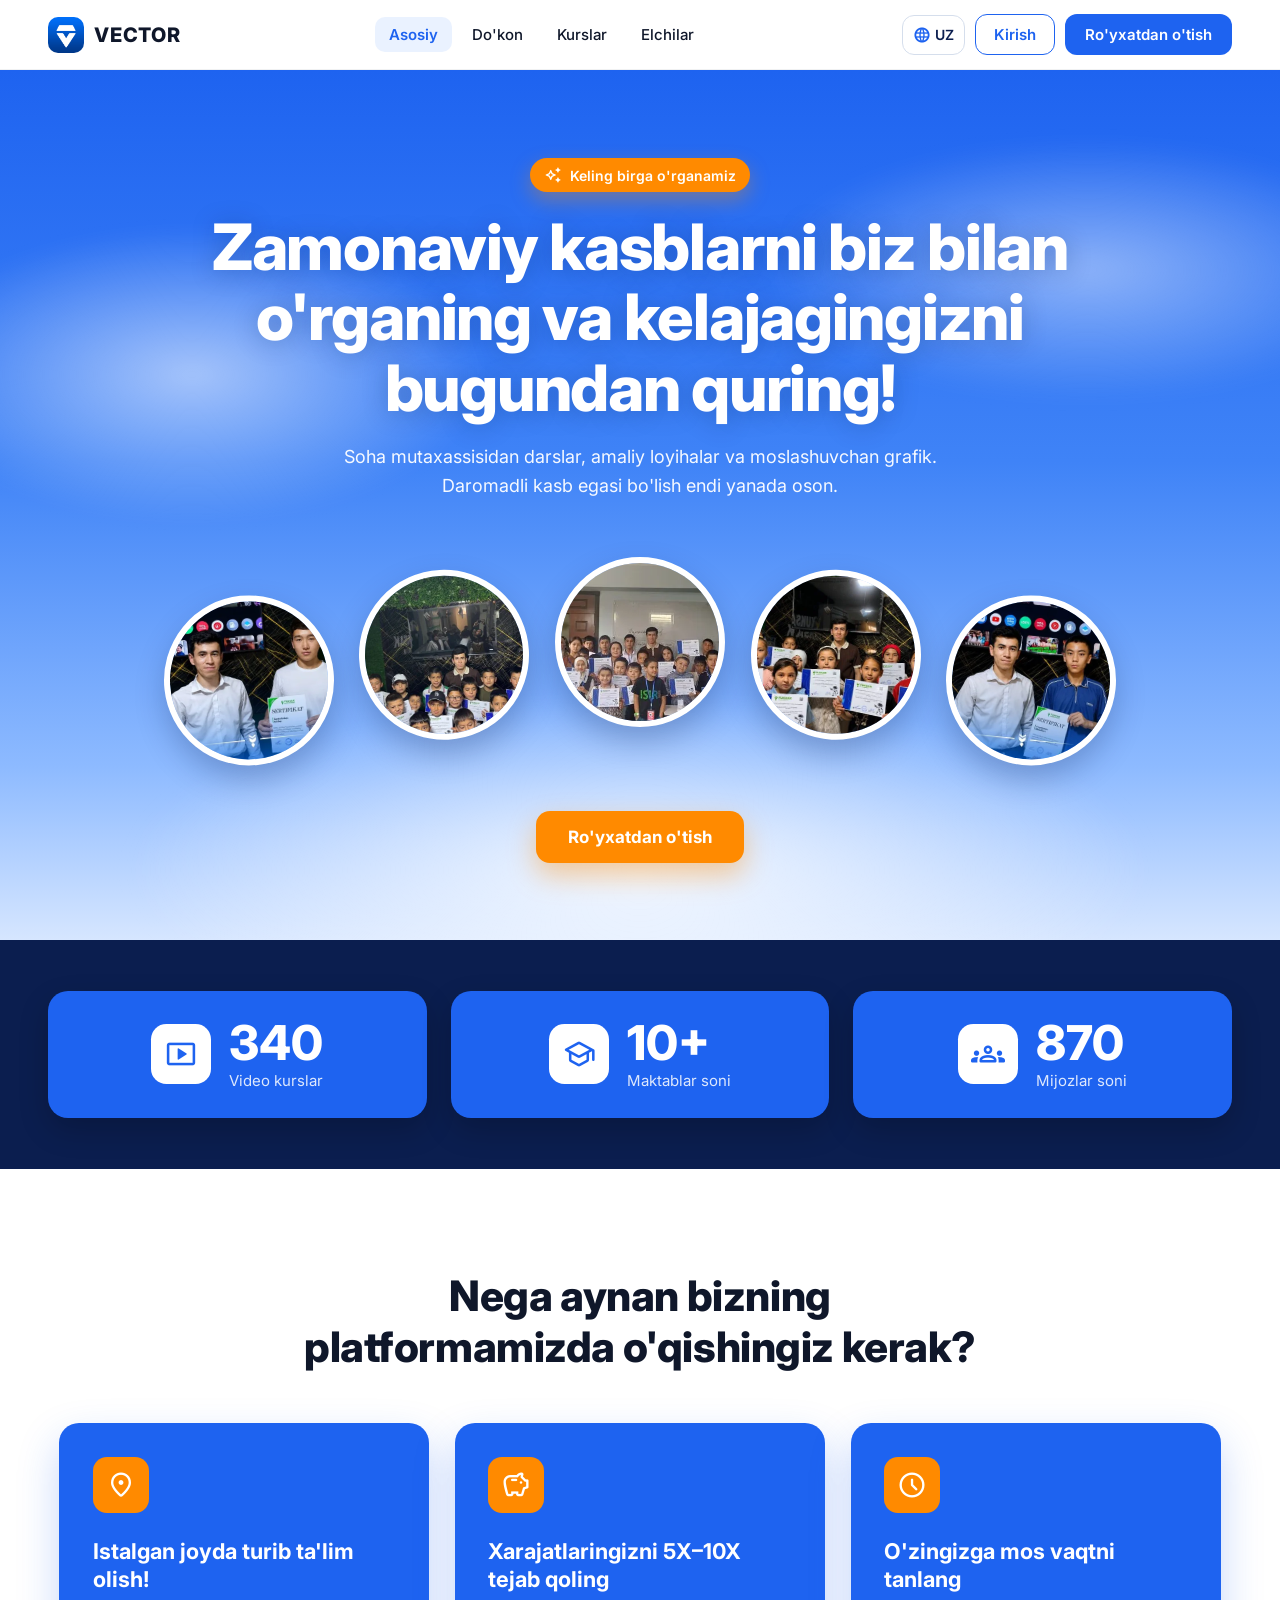
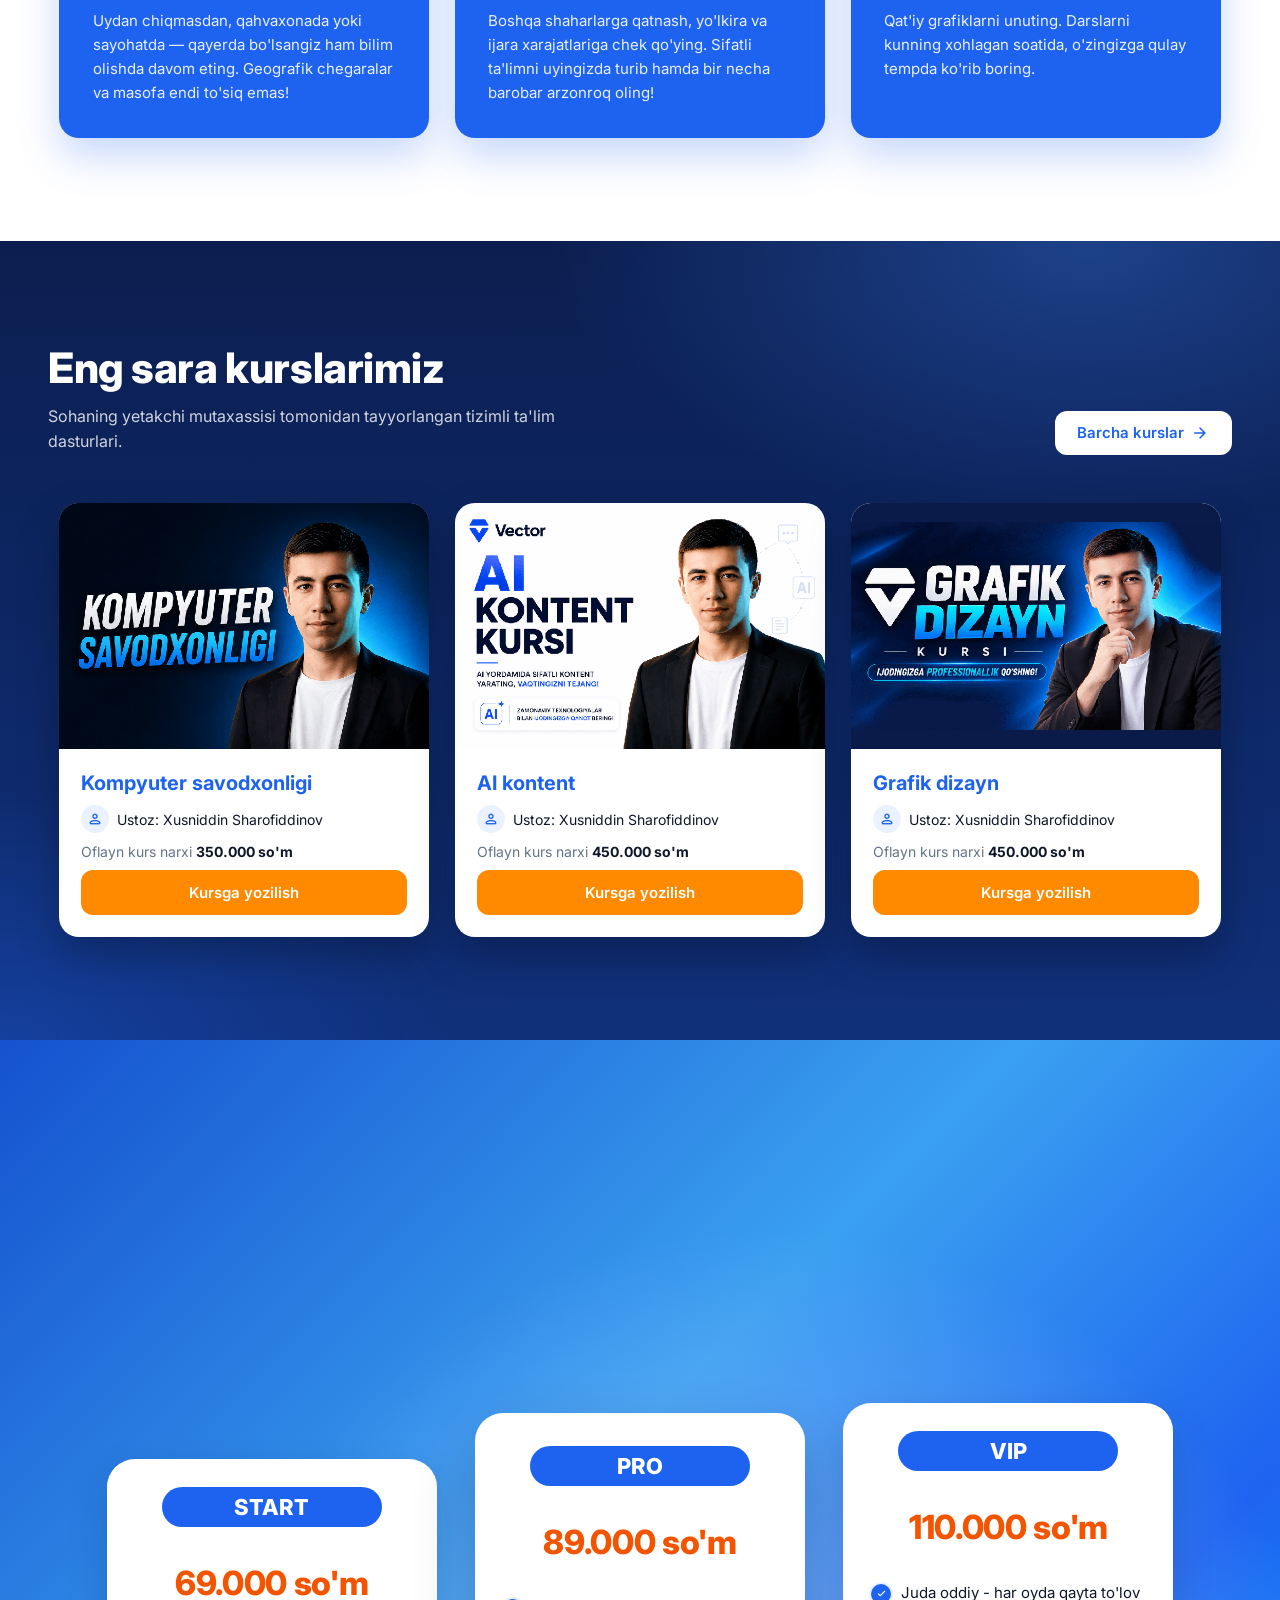
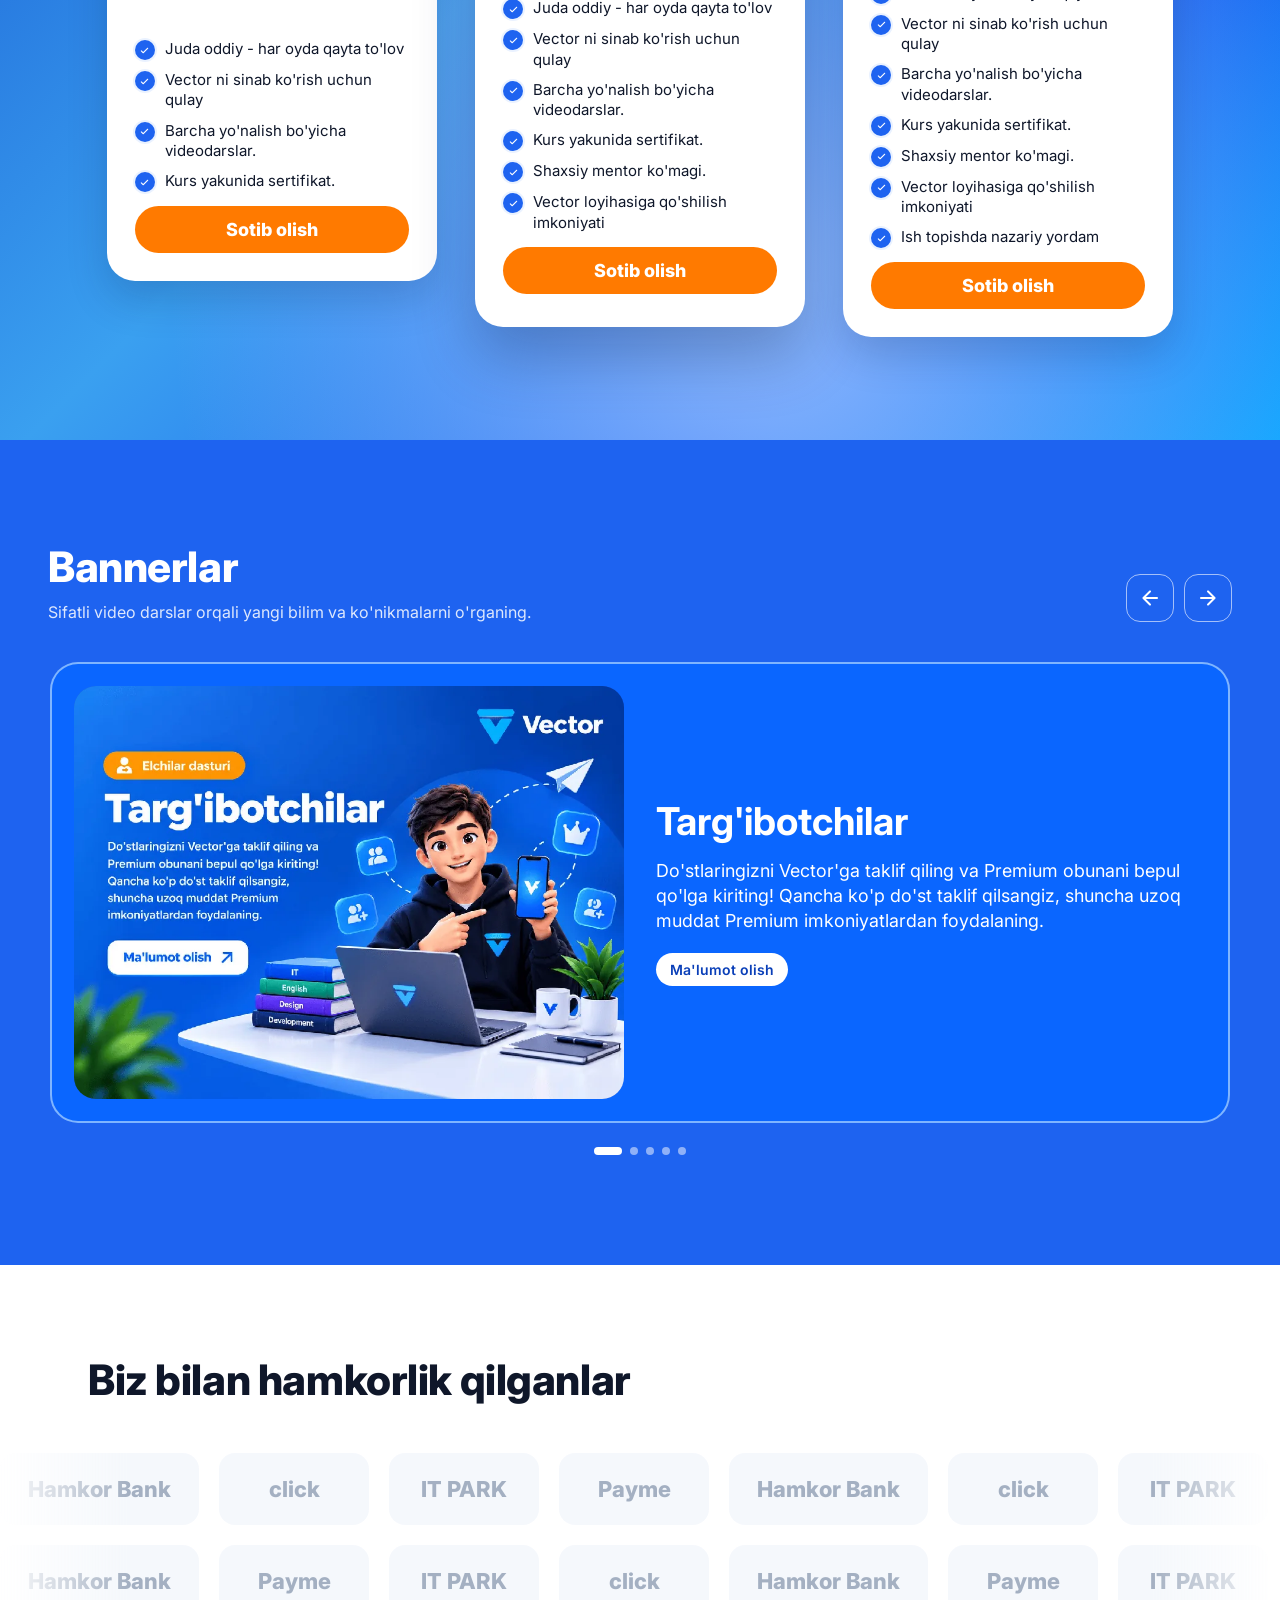
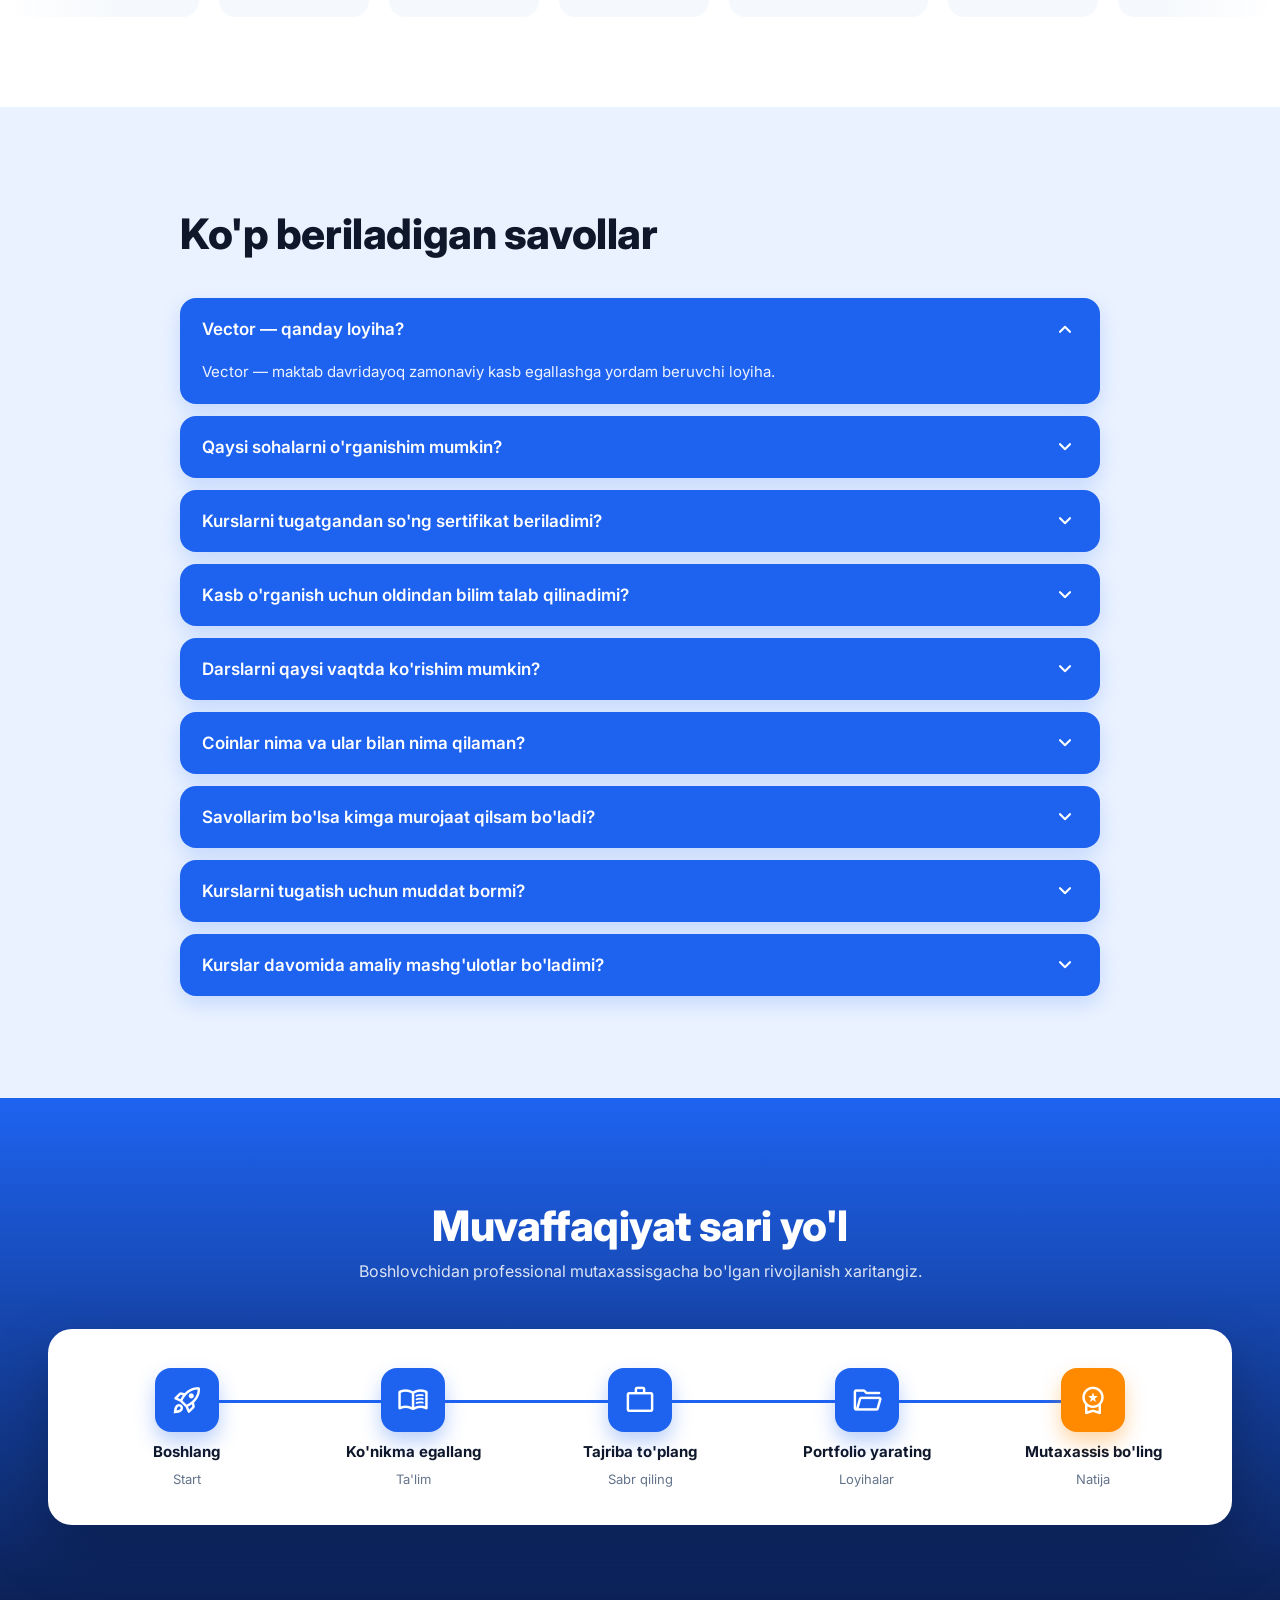
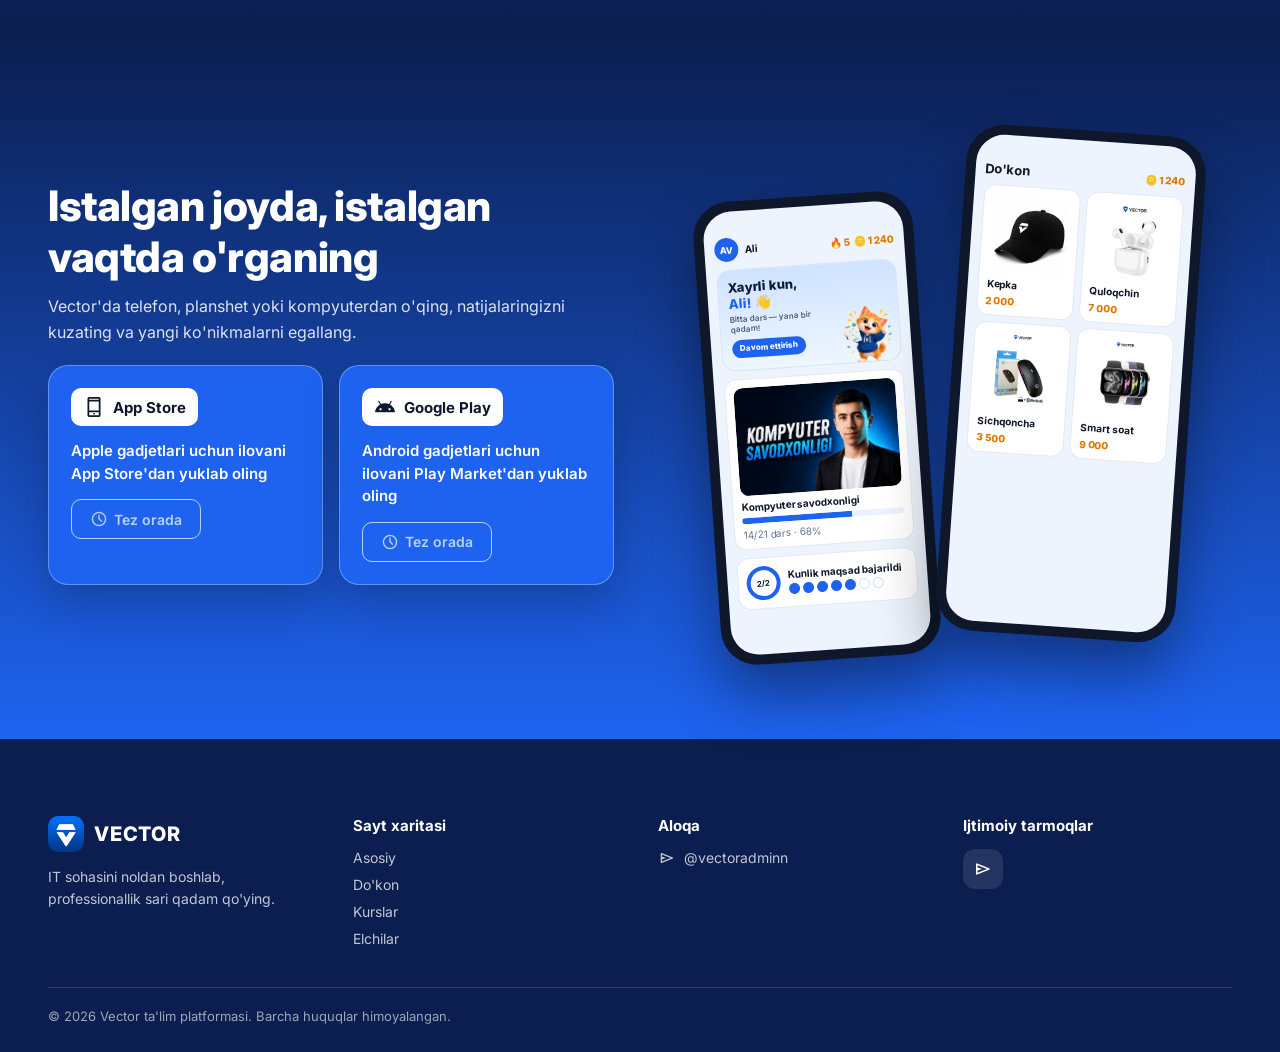
<file: index.html>
<!doctype html>
<html lang="uz">
<head>
<meta charset="utf-8">
<meta name="viewport" content="width=device-width, initial-scale=1">
<title>VECTOR — onlayn ta'lim platformasi</title>
<meta name="description" content="Zamonaviy kasblarni biz bilan o'rganing: video darslar, testlar, coinlar va sovg'alar. Vector — onlayn ta'lim platformasi.">
<meta name="theme-color" content="#1E63F0">
<meta property="og:title" content="VECTOR — onlayn ta'lim platformasi">
<meta property="og:description" content="Soha mutaxassisidan darslar, amaliy loyihalar va moslashuvchan grafik.">
<meta property="og:image" content="assets/img/banners/b1.webp">
<link rel="icon" href="assets/img/vector-logo.png">
<link rel="preconnect" href="https://fonts.googleapis.com"><link rel="preconnect" href="https://fonts.gstatic.com" crossorigin>
<link href="https://fonts.googleapis.com/css2?family=Inter:wght@400;500;600;700;800&display=swap" rel="stylesheet">
<link href="https://fonts.googleapis.com/css2?family=Material+Symbols+Rounded:opsz,wght,FILL@24,500,1&icon_names=add_a_photo,android,arrow_back,arrow_back_ios_new,arrow_forward,auto_awesome,badge,balance,block,bug_report,cake,call,campaign,check,check_circle,checkroom,close,cloud,code,content_copy,copyright,credit_card,currency_exchange,dark_mode,description,diamond,done,done_all,download,emoji_events,error,event_available,event_busy,event_repeat,expand_more,face,folder_open,gavel,grade,group,group_add,groups,handshake,help,info,input,language,light,lightbulb,local_shipping,location_on,lock,login,logout,menu,menu_book,military_tech,mode,north_east,note,notifications,orders,paid,password,payments,pending,person,phone,phone_iphone,photo_camera,pill,play_arrow,play_circle,quiz,radio,receipt_long,redeem,road,rocket_launch,savings,schedule,school,search,send,share,shield,shop,shopping_bag,shopping_basket,skeleton,smart_display,smartphone,store,subscriptions,support_agent,tab,tabs,tag,thumb_up,undo,verified,visibility,visibility_off,volunteer_activism,work,workspace_premium&display=block" rel="stylesheet">
<link rel="stylesheet" href="assets/css/site.css">
<style>
  /* hero */
  .hero { position: relative; overflow: hidden; background: linear-gradient(180deg,#1E63F0 0%,#3F83F7 45%,#8DBAFF 80%,#D6E6FF 100%); padding: clamp(40px,7vw,88px) clamp(20px,4vw,48px) clamp(48px,6vw,80px); }
  .hero .cloud { position: absolute; border-radius: 50%; pointer-events: none; }
  .hero-in { position: relative; max-width: 1080px; margin: 0 auto; text-align: center; display: flex; flex-direction: column; align-items: center; gap: 20px; }
  .pill { display: inline-flex; align-items: center; gap: 8px; background: #FF8A00; color: #fff; font-weight: 600; font-size: 14px; padding: 8px 14px; border-radius: 999px; box-shadow: 0 8px 20px rgba(255,138,0,.35); }
  .hero h1 { margin: 0; color: #fff; font-weight: 800; font-size: clamp(30px,5.2vw,64px); line-height: 1.1; letter-spacing: -.02em; text-wrap: balance; text-shadow: 0 2px 24px rgba(11,30,79,.25); }
  .hero p { margin: 0; max-width: 620px; color: rgba(255,255,255,.95); font-size: clamp(15px,1.5vw,18px); line-height: 1.6; text-wrap: pretty; }
  .faces { display: flex; justify-content: center; align-items: flex-start; gap: clamp(8px,2vw,28px); margin-top: clamp(12px,3vw,36px); width: 100%; }
  .face { width: clamp(58px,15vw,170px); aspect-ratio: 1; border-radius: 50%; border: clamp(3px,.5vw,6px) solid #fff; box-shadow: 0 14px 30px rgba(11,30,79,.25); overflow: hidden; background: #9CC0FA; flex: none; }
  .face img { display: block; width: 100%; height: 100%; object-fit: cover; }
  /* statistika */
  .stats { background: #0B1E4F; padding: clamp(24px,4vw,56px) clamp(12px,4vw,48px); }
  .stats-g { max-width: 1200px; margin: 0 auto; display: grid; grid-template-columns: repeat(3,minmax(0,1fr)); gap: clamp(8px,2vw,24px); }
  .stat { background: #1E63F0; border-radius: clamp(12px,1.6vw,20px); padding: clamp(12px,2.4vw,28px); display: flex; flex-wrap: wrap; align-items: center; justify-content: center; gap: clamp(6px,1.4vw,18px); box-shadow: 0 12px 30px rgba(0,0,0,.2); }
  .stat .ic { width: clamp(32px,5vw,60px); height: clamp(32px,5vw,60px); border-radius: clamp(8px,1.2vw,16px); background: #fff; color: #1E63F0; display: grid; place-items: center; font-size: clamp(18px,3vw,34px); }
  .stat b { display: block; color: #fff; font-weight: 800; font-size: clamp(22px,4vw,48px); line-height: 1; }
  .stat span.l { display: block; color: rgba(255,255,255,.85); font-size: clamp(11px,1.2vw,15px); margin-top: 4px; }
  /* umumiy bo'limlar */
  .sec { padding: clamp(56px,8vw,112px) clamp(20px,4vw,48px); }
  .h2 { margin: 0; font-weight: 800; font-size: clamp(26px,3.4vw,42px); line-height: 1.2; letter-spacing: -.01em; text-wrap: balance; }
  .row3 { display: flex; flex-wrap: wrap; justify-content: center; gap: clamp(16px,2vw,28px); }
  .row3 > * { flex: 0 1 370px; min-width: min(100%,280px); }
  .why { height: 100%; background: #1E63F0; color: #fff; border-radius: 20px; padding: clamp(24px,2.6vw,36px); box-shadow: 0 18px 40px rgba(30,99,240,.25); display: flex; flex-direction: column; gap: 16px; transition: transform .3s, box-shadow .3s; }
  .why:hover { transform: translateY(-6px); box-shadow: 0 26px 50px rgba(30,99,240,.35); }
  .why .ic { width: 56px; height: 56px; border-radius: 14px; background: #FF8A00; display: grid; place-items: center; font-size: 30px; color: #fff; }
  .why h3 { margin: 8px 0 0; font-size: clamp(19px,1.7vw,22px); font-weight: 700; line-height: 1.3; }
  .why p { margin: 0; font-size: 15px; line-height: 1.6; color: rgba(255,255,255,.9); text-wrap: pretty; }
  /* kurslar */
  .courses { background: radial-gradient(60% 50% at 85% 0%,rgba(63,131,247,.35) 0%,rgba(63,131,247,0) 70%),radial-gradient(50% 45% at 0% 100%,rgba(30,99,240,.3) 0%,rgba(30,99,240,0) 70%),linear-gradient(180deg,#0B1E4F 0%,#10307A 100%); }
  .sec-top { display: flex; flex-wrap: wrap; align-items: flex-end; justify-content: space-between; gap: 20px; margin-bottom: clamp(28px,4vw,48px); }
  .btn-white { border: 0; cursor: pointer; background: #fff; color: #1E63F0; font-weight: 600; font-size: 15px; padding: 12px 22px; border-radius: 12px; display: inline-flex; align-items: center; gap: 6px; transition: transform .2s, background .2s; }
  .btn-white:hover { background: #EAF2FF; color: #1E63F0; transform: translateY(-2px); }
  .course { height: 100%; background: #fff; border-radius: 20px; overflow: hidden; display: flex; flex-direction: column; box-shadow: 0 18px 40px rgba(0,0,0,.25); transition: transform .3s; }
  .course:hover { transform: translateY(-6px); }
  .course .img { aspect-ratio: 3/2; overflow: hidden; background: #0A1B4A; }
  .course .img img { display: block; width: 100%; height: 100%; object-fit: contain; }
  .course .body { padding: 22px; display: flex; flex-direction: column; gap: 10px; flex: 1; }
  .course h3 { margin: 0; font-size: 20px; font-weight: 700; color: #1E63F0; }
  .teacher { display: flex; align-items: center; gap: 8px; font-size: 14px; color: #0F172A; }
  .teacher .ms { width: 28px; height: 28px; border-radius: 50%; background: #EAF2FF; color: #1E63F0; display: grid; place-items: center; font-size: 18px; }
  .course .price { font-size: 14px; color: #64748B; }
  .course .price strong { color: #0F172A; }
  .course .go { margin-top: auto; border: 0; cursor: pointer; background: #FF8A00; color: #fff; font-weight: 600; font-size: 15px; padding: 13px; border-radius: 12px; text-align: center; transition: background .2s, transform .2s; }
  .course .go:hover { background: #f07f00; color: #fff; transform: translateY(-2px); }
  /* obunalar */
  .plans { background: radial-gradient(ellipse at 60% 85%,#8DBAFF 0%,rgba(141,186,255,0) 55%),linear-gradient(135deg,#1552cf 0%,#3AA0F0 45%,#1E63F0 75%,#0BA5FF 100%); }
  .toggle { position: relative; display: inline-grid; grid-template-columns: 1fr 1fr; background: #F7F5F0; border-radius: 999px; padding: 6px; box-shadow: 0 10px 24px rgba(11,30,79,.2); }
  .toggle .knob { position: absolute; top: 6px; bottom: 6px; left: 6px; width: calc(50% - 6px); border-radius: 999px; background: #FF7A00; transition: transform .35s cubic-bezier(.2,.7,.2,1); }
  .toggle.y .knob { transform: translateX(100%); }
  .toggle button { position: relative; border: 0; background: transparent; cursor: pointer; padding: 10px clamp(14px,2.4vw,22px); font-weight: 700; font-size: clamp(15px,1.6vw,19px); color: #0F172A; transition: color .3s; }
  .toggle button[aria-selected="true"] { color: #fff; }
  .plan-row { display: flex; flex-wrap: wrap; justify-content: center; gap: clamp(20px,3vw,40px); align-items: center; }
  .plan-row > * { flex: 0 1 330px; min-width: min(100%,280px); }
  .plan { height: 100%; background: #fff; border-radius: 28px; padding: clamp(24px,2.4vw,28px) clamp(22px,2.2vw,28px); box-shadow: 0 18px 40px rgba(11,30,79,.2); display: flex; flex-direction: column; gap: 14px; transition: transform .3s; }
  .plan:hover { transform: translateY(-6px); }
  .plan.pop { padding-top: clamp(28px,2.6vw,36px); padding-bottom: clamp(28px,2.6vw,36px); box-shadow: 0 30px 60px rgba(11,30,79,.3); }
  .plan .tier { align-self: center; width: min(100%,220px); text-align: center; background: #1E63F0; color: #fff; font-weight: 800; font-size: 22px; padding: 7px 0; border-radius: 999px; }
  .plan .pr { min-height: 84px; display: flex; flex-direction: column; align-items: center; justify-content: center; gap: 6px; transition: opacity .2s, transform .2s; }
  .plan .pr .old { display: flex; flex-wrap: wrap; justify-content: center; gap: 4px 10px; font-size: 14px; color: #94A3B8; white-space: nowrap; }
  .plan .pr .now { color: #F25400; font-weight: 800; font-size: clamp(26px,2.6vw,34px); line-height: 1.15; white-space: nowrap; letter-spacing: -.01em; }
  .plan ul { list-style: none; margin: 0; padding: 0; display: flex; flex-direction: column; gap: 10px; font-size: 15px; line-height: 1.35; }
  .plan li { display: flex; gap: 10px; align-items: flex-start; }
  .plan li .ms { flex: none; width: 20px; height: 20px; border-radius: 50%; background: #1E63F0; color: #fff; display: grid; place-items: center; font-size: 15px; box-shadow: 0 0 0 2px #EAF2FF; margin-top: 1px; }
  .plan .buy { margin-top: auto; border: 0; cursor: pointer; background: #FF7A00; color: #fff; font-weight: 800; font-size: 18px; padding: 13px; border-radius: 999px; text-align: center; transition: background .2s, transform .2s, box-shadow .2s; }
  .plan .buy:hover { background: #f06d00; color: #fff; transform: translateY(-2px); box-shadow: 0 12px 24px rgba(255,122,0,.4); }
  .fade .pr { opacity: 0; transform: translateY(10px); }
  /* bannerlar */
  .banners { background: #1E63F0; }
  .arrow { border: 1.5px solid rgba(255,255,255,.6); cursor: pointer; width: 48px; height: 48px; border-radius: 14px; background: transparent; color: #fff; display: grid; place-items: center; font-size: 24px; transition: background .2s, color .2s; }
  .arrow:hover { background: #fff; color: #1E63F0; }
  .car { position: relative; overflow: hidden; padding: 4px 0 40px; }
  .track { display: flex; transition: transform .7s cubic-bezier(.65,0,.25,1); }
  .slide { flex: 0 0 100%; min-width: 0; padding: 0 2px; }
  .slide-in { display: grid; grid-template-columns: repeat(auto-fit,minmax(min(100%,320px),1fr)); align-items: center; gap: clamp(18px,2.6vw,32px); background: #0A66FF; border: 2px solid rgba(140,190,255,.9); border-radius: 28px; padding: clamp(14px,2vw,22px); }
  .slide-in .pic { display: block; aspect-ratio: 4/3; border-radius: 22px; overflow: hidden; background: #1A55DD; }
  .slide-in .pic img { display: block; width: 100%; height: 100%; object-fit: cover; object-position: right center; }
  .slide-in h3 { margin: 0; color: #fff; font-weight: 700; font-size: clamp(26px,3vw,40px); line-height: 1.15; text-wrap: balance; }
  .slide-in p { margin: 0; color: #fff; font-size: clamp(15px,1.4vw,19px); line-height: 1.4; text-wrap: pretty; }
  .slide-in .cta { margin-top: 6px; background: #fff; color: #0A3FB8; font-weight: 600; font-size: 14px; padding: 8px 14px; border-radius: 999px; transition: transform .2s, background .2s; }
  .slide-in .cta:hover { background: #EAF2FF; color: #0A3FB8; transform: translateY(-1px); }
  .dots { position: absolute; left: 0; right: 0; bottom: 8px; display: flex; justify-content: center; gap: 8px; }
  .dots button { border: 0; cursor: pointer; padding: 0; height: 8px; width: 8px; border-radius: 999px; background: rgba(255,255,255,.5); transition: width .35s, background .35s; }
  .dots button[aria-selected="true"] { width: 28px; background: #fff; }
  /* hamkorlar */
  .marq { display: flex; flex-direction: column; gap: 20px; -webkit-mask-image: linear-gradient(90deg,transparent,#000 10%,#000 90%,transparent); mask-image: linear-gradient(90deg,transparent,#000 10%,#000 90%,transparent); }
  .marq-row { display: flex; width: max-content; gap: 20px; }
  .marq-row span { display: flex; align-items: center; justify-content: center; height: 72px; min-width: 150px; padding: 0 28px; border-radius: 16px; background: #F4F7FC; font-weight: 800; font-size: 22px; color: #94A3B8; opacity: .85; transition: color .3s, background .3s; }
  .marq-row span:hover { color: #1E63F0; background: #EAF2FF; opacity: 1; }
  /* FAQ */
  .faq-i { background: #1E63F0; border-radius: 16px; overflow: hidden; box-shadow: 0 8px 20px rgba(30,99,240,.18); }
  .faq-i button { width: 100%; border: 0; cursor: pointer; background: transparent; color: #fff; text-align: left; display: flex; align-items: center; justify-content: space-between; gap: 16px; padding: 18px 22px; font-weight: 600; font-size: clamp(15px,1.4vw,17px); transition: background .2s; }
  .faq-i button:hover { background: rgba(255,255,255,.08); }
  .faq-i button .ms { flex: none; font-size: 26px; transition: transform .35s; }
  .faq-i button[aria-expanded="true"] .ms { transform: rotate(180deg); }
  .faq-i .a { display: grid; grid-template-rows: 0fr; transition: grid-template-rows .35s ease; }
  .faq-i.open .a { grid-template-rows: 1fr; }
  .faq-i .a > div { overflow: hidden; }
  .faq-i .a p { margin: 0; padding: 0 22px 20px; color: rgba(255,255,255,.92); font-size: 15px; line-height: 1.6; }
  /* yo'l xaritasi */
  .road { list-style: none; margin: 0; padding: clamp(28px,3vw,44px) clamp(16px,2vw,32px); background: #fff; border-radius: 24px; box-shadow: 0 24px 60px rgba(0,0,0,.25); display: grid; grid-template-columns: repeat(5,minmax(0,1fr)); }
  .road li { display: flex; flex-direction: column; align-items: center; text-align: center; gap: 10px; position: relative; }
  .road li .line { position: absolute; top: 32px; left: 50%; width: 100%; height: 3px; background: #1E63F0; }
  .road li .ic { position: relative; width: 64px; height: 64px; border-radius: 16px; background: #1E63F0; color: #fff; display: grid; place-items: center; font-size: 32px; box-shadow: 0 10px 20px rgba(30,99,240,.3); }
  .road li:last-child .ic { background: #FF8A00; box-shadow: 0 10px 20px rgba(255,138,0,.35); }
  .road strong { font-size: 15px; }
  .road small { font-size: 13px; color: #64748B; }
  @media (max-width: 767px) {
    .road { grid-template-columns: 1fr; max-width: 320px; margin: 0 auto; background: transparent; box-shadow: none; padding: 0; gap: 0; }
    .road li { color: #fff; gap: 6px; padding-bottom: 52px; }
    .road li:last-child { padding-bottom: 0; }
    .road li .line { top: 76px; left: 50%; width: 0; height: 36px; border-left: 3px dashed rgba(255,255,255,.7); background: none; transform: translateY(42px); }
    .road li .ic { background: #fff; color: #1E63F0; box-shadow: none; }
    .road small { color: rgba(255,255,255,.8); }
  }
  /* ilova */
  .app-g { max-width: 1200px; margin: 0 auto; display: grid; grid-template-columns: repeat(auto-fit,minmax(min(100%,420px),1fr)); gap: clamp(32px,4vw,56px); align-items: center; }
  .store { background: #1E63F0; border: 1px solid rgba(255,255,255,.3); border-radius: 20px; padding: 22px; display: flex; flex-direction: column; gap: 14px; align-items: flex-start; box-shadow: 0 18px 40px rgba(0,0,0,.2); }
  .store .tag { display: flex; align-items: center; gap: 8px; background: #fff; color: #0F172A; border-radius: 10px; padding: 8px 12px; font-weight: 700; font-size: 15px; }
  .store p { margin: 0; color: #fff; font-weight: 600; font-size: 15px; line-height: 1.5; }
  .store .dl { border: 1.5px solid #fff; cursor: pointer; background: transparent; color: #fff; font-weight: 600; font-size: 14px; padding: 10px 18px; border-radius: 10px; display: flex; align-items: center; gap: 6px; transition: background .2s, color .2s; }
  .store .dl:hover { background: #fff; color: #1E63F0; }
  .store .dl[aria-disabled="true"] { opacity: .7; cursor: default; }
  .store .dl[aria-disabled="true"]:hover { background: transparent; color: #fff; }
  .phones { display: flex; justify-content: center; align-items: flex-end; gap: 24px; }
  .phone { width: 220px; aspect-ratio: 9/19; border-radius: 36px; background: #0F172A; padding: 10px; box-shadow: 0 30px 60px rgba(0,0,0,.4); animation: vfloat 6s ease-in-out infinite; }
  .phone.b { width: 240px; border-radius: 38px; animation-delay: 1.5s; }
  .scr { width: 100%; height: 100%; border-radius: 28px; background: #F1F5FB; overflow: hidden; display: flex; flex-direction: column; gap: 8px; padding: 26px 10px 10px; font-size: 10px; color: #0F172A; }
  .scr .top { display: flex; align-items: center; gap: 6px; }
  .scr .av { width: 24px; height: 24px; border-radius: 50%; background: #1E63F0; color: #fff; display: grid; place-items: center; font-weight: 800; font-size: 9px; }
  .scr .coin { margin-left: auto; color: #E07800; font-weight: 800; }
  .scr .card { background: #fff; border-radius: 12px; padding: 8px; box-shadow: 0 4px 10px rgba(11,30,79,.06); display: flex; flex-direction: column; gap: 5px; }
  .scr .bar { height: 6px; border-radius: 9px; background: #EAF2FF; overflow: hidden; }
  .scr .bar i { display: block; height: 100%; background: linear-gradient(90deg,#1E63F0,#FF8A00); }
  .scr img { width: 100%; border-radius: 9px; display: block; }
  .scr { background: #EEF4FD; }
  .scr .card { border: 1px solid #E1EAF7; box-shadow: none; }
  .scr .bar i { background: #1E63F0; }
  .scr .hello { position: relative; overflow: hidden; background: linear-gradient(180deg,#CFE3FF,#EEF6FF); border: 1px solid #D5E4FA; color: #0D1B3E; border-radius: 14px; padding: 10px 10px 12px; font-weight: 800; font-size: 13px; line-height: 1.2; min-height: 92px; }
  .scr .hello span { color: #1E63F0; display: block; }
  .scr .hello small { display: block; margin-top: 4px; font-weight: 500; font-size: 8px; color: #3A4766; max-width: 60%; }
  .scr .hello i { display: inline-block; margin-top: 6px; padding: 4px 8px; border-radius: 99px; background: #1E63F0; color: #fff; font-style: normal; font-size: 8px; }
  .scr .hello img { position: absolute; right: -4px; bottom: -2px; width: 62px; border-radius: 0; }
  .scr .card.goal { flex-direction: row; align-items: center; gap: 8px; text-align: left; }
  .scr .ring { width: 34px; height: 34px; border-radius: 50%; background: conic-gradient(#1E63F0 0 100%, #EAF2FF 0); display: grid; place-items: center; flex: none; }
  .scr .ring b { width: 26px; height: 26px; border-radius: 50%; background: #fff; display: grid; place-items: center; font-size: 8px; }
  .scr .days { display: flex; gap: 3px; margin-top: 3px; }
  .scr .days u { width: 11px; height: 11px; border-radius: 50%; border: 1px solid #D5E2F5; text-decoration: none; }
  .scr .days u.on { background: #1E63F0; border-color: #1E63F0; }
  .scr .g2 { display: grid; grid-template-columns: 1fr 1fr; gap: 6px; }
  .scr .g2 .card img { aspect-ratio: 1; object-fit: contain; background: #fff; }
  @media (max-width: 1023px) { .phones { display: none; } }
</style>
</head>
<body>
<div class="page">
<header id="vh"></header>
<main>
  <!-- HERO -->
  <section class="hero" id="asosiy">
    <div class="cloud" aria-hidden="true" style="left:-8%;top:18%;width:46%;height:34%;background:radial-gradient(closest-side,rgba(255,255,255,.55),rgba(255,255,255,0));filter:blur(8px)"></div>
    <div class="cloud" aria-hidden="true" style="right:-10%;top:8%;width:50%;height:30%;background:radial-gradient(closest-side,rgba(255,255,255,.45),rgba(255,255,255,0));filter:blur(10px)"></div>
    <div class="cloud" aria-hidden="true" style="left:10%;right:10%;bottom:-12%;height:40%;background:radial-gradient(closest-side,rgba(255,255,255,.8),rgba(255,255,255,0));filter:blur(12px)"></div>
    <div class="hero-in">
      <span class="pill" data-reveal><span class="ms" style="font-size:18px">auto_awesome</span>Keling birga o'rganamiz</span>
      <h1 id="heroTitle" data-reveal data-delay="80">Zamonaviy kasblarni biz bilan o'rganing va kelajagingizni bugundan quring!</h1>
      <p id="heroText" data-reveal data-delay="160">Soha mutaxassisidan darslar, amaliy loyihalar va moslashuvchan grafik. Daromadli kasb egasi bo'lish endi yanada oson.</p>
      <div class="faces" data-reveal data-delay="220">
        <div class="face" style="transform:translateY(clamp(8px,3vw,48px)) rotate(-6deg)"><img src="assets/img/students/s4.webp" alt="Sertifikat topshirish" style="object-position:50% 35%"></div>
        <div class="face" style="transform:translateY(clamp(2px,1vw,14px)) rotate(-3deg)"><img loading="lazy" decoding="async" src="assets/img/students/s2.webp" alt="O'quvchilar sertifikat bilan" style="object-position:50% 55%;transform:scale(1.35);transform-origin:50% 55%"></div>
        <div class="face"><img loading="lazy" decoding="async" src="assets/img/students/s1.webp" alt="Sinfdagi o'quvchilar" style="object-position:50% 62%;transform:scale(1.9);transform-origin:50% 62%"></div>
        <div class="face" style="transform:translateY(clamp(2px,1vw,14px)) rotate(3deg)"><img loading="lazy" decoding="async" src="assets/img/students/s3.webp" alt="O'quvchi qizlar sertifikat bilan" style="object-position:50% 45%;transform:scale(1.35);transform-origin:50% 45%"></div>
        <div class="face" style="transform:translateY(clamp(8px,3vw,48px)) rotate(6deg)"><img loading="lazy" decoding="async" src="assets/img/students/s5.webp" alt="Sertifikat topshirish" style="object-position:50% 35%"></div>
      </div>
      <a class="btn-orange" data-reveal data-delay="280" style="margin-top:clamp(24px,5vw,64px)" href="kirish.html?mode=register" data-guest-cta>Ro'yxatdan o'tish</a>
    </div>
  </section>

  <!-- STATISTIKA -->
  <section class="stats" aria-label="Statistika">
    <div class="stats-g" data-reveal id="stats">
      <div class="stat"><span class="ic ms">smart_display</span><div><b data-count="stat_videos">340</b><span class="l">Video kurslar</span></div></div>
      <div class="stat"><span class="ic ms">school</span><div><b data-count="stat_schools" data-plus>10+</b><span class="l">Maktablar soni</span></div></div>
      <div class="stat"><span class="ic ms">groups</span><div><b data-count="stat_clients">870</b><span class="l">Mijozlar soni</span></div></div>
    </div>
  </section>

  <!-- NEGA BIZ -->
  <section class="sec" aria-labelledby="nega-h">
    <div class="container">
      <h2 id="nega-h" class="h2" data-reveal style="margin:0 auto clamp(32px,4vw,56px);max-width:720px;text-align:center">Nega aynan bizning platformamizda o'qishingiz kerak?</h2>
      <div class="row3">
        <div data-reveal><article class="why"><span class="ic ms">location_on</span><h3>Istalgan joyda turib ta'lim olish!</h3><p>Uydan chiqmasdan, qahvaxonada yoki sayohatda — qayerda bo'lsangiz ham bilim olishda davom eting. Geografik chegaralar va masofa endi to'siq emas!</p></article></div>
        <div data-reveal data-delay="100"><article class="why"><span class="ic ms">savings</span><h3>Xarajatlaringizni 5X–10X tejab qoling</h3><p>Boshqa shaharlarga qatnash, yo'lkira va ijara xarajatlariga chek qo'ying. Sifatli ta'limni uyingizda turib hamda bir necha barobar arzonroq oling!</p></article></div>
        <div data-reveal data-delay="200"><article class="why"><span class="ic ms">schedule</span><h3>O'zingizga mos vaqtni tanlang</h3><p>Qat'iy grafiklarni unuting. Darslarni kunning xohlagan soatida, o'zingizga qulay tempda ko'rib boring.</p></article></div>
      </div>
    </div>
  </section>

  <!-- KURSLAR -->
  <section class="sec courses" id="kurslar" aria-labelledby="kurs-h">
    <div class="container">
      <div class="sec-top" data-reveal>
        <div style="max-width:560px"><h2 id="kurs-h" class="h2" style="color:#fff;margin-bottom:10px">Eng sara kurslarimiz</h2><p style="margin:0;color:rgba(255,255,255,.8);font-size:16px;line-height:1.6">Sohaning yetakchi mutaxassisi tomonidan tayyorlangan tizimli ta'lim dasturlari.</p></div>
        <a class="btn-white" href="kurslar.html">Barcha kurslar<span class="ms" style="font-size:20px">arrow_forward</span></a>
      </div>
      <div class="row3" id="courseList"></div>
    </div>
  </section>

  <!-- OBUNALAR -->
  <section class="sec plans" id="obunalar" aria-labelledby="ob-h">
    <div style="max-width:1080px;margin:0 auto">
      <div data-reveal style="text-align:center;max-width:640px;margin:0 auto clamp(32px,5vw,64px)">
        <h2 id="ob-h" class="h2" style="color:#fff;margin-bottom:12px">Obunalar bilan tanishing</h2>
        <p style="margin:0 0 28px;color:#fff;font-size:16px;line-height:1.6;text-wrap:pretty">O'zingizga qulay obuna muddatini tanlang. Oylik to'lov qiling yoki yillik obuna bilan mablag'ingizni tejab qoling!</p>
        <div class="toggle" role="tablist" aria-label="Obuna muddati" id="toggle"><span class="knob" aria-hidden="true"></span><button role="tab" aria-selected="true" data-p="1">Oylik obuna</button><button role="tab" aria-selected="false" data-p="12">Yillik obuna</button></div>
      </div>
      <div class="plan-row" id="planList"></div>
    </div>
  </section>

  <!-- BANNERLAR -->
  <section class="sec banners" aria-labelledby="ban-h" aria-roledescription="karusel">
    <div class="container">
      <div class="sec-top" data-reveal style="margin-bottom:clamp(24px,3vw,36px)">
        <div><h2 id="ban-h" class="h2" style="color:#fff;margin-bottom:10px">Bannerlar</h2><p style="margin:0;color:rgba(255,255,255,.85);font-size:16px">Sifatli video darslar orqali yangi bilim va ko'nikmalarni o'rganing.</p></div>
        <div style="display:flex;gap:10px"><button class="arrow ms" id="bPrev" aria-label="Oldingi banner">arrow_back</button><button class="arrow ms" id="bNext" aria-label="Keyingi banner">arrow_forward</button></div>
      </div>
      <div class="car" data-reveal id="car"><div class="track" id="track"></div><div class="dots" role="tablist" aria-label="Bannerni tanlash" id="dots"></div></div>
    </div>
  </section>

  <!-- HAMKORLAR -->
  <section aria-labelledby="ham-h" style="background:#fff;padding:clamp(56px,7vw,96px) 0">
    <h2 id="ham-h" class="h2" data-reveal style="margin:0 auto clamp(28px,4vw,48px);padding:0 clamp(20px,4vw,48px);max-width:1200px">Biz bilan hamkorlik qilganlar</h2>
    <div class="marq" aria-label="Hamkorlar: Hamkor Bank, Click, IT Park, Payme"><div class="marq-row" id="mA" style="animation:vmarq 24s linear infinite"></div><div class="marq-row" id="mB" style="animation:vmarqR 28s linear infinite"></div></div>
  </section>

  <!-- FAQ -->
  <section class="sec" id="savollar" aria-labelledby="faq-h" style="background:#EAF2FF">
    <div style="max-width:920px;margin:0 auto">
      <h2 id="faq-h" class="h2" data-reveal style="margin-bottom:clamp(24px,3vw,40px)">Ko'p beriladigan savollar</h2>
      <div data-reveal style="display:flex;flex-direction:column;gap:12px" id="faq"></div>
    </div>
  </section>

  <!-- MUVAFFAQIYAT SARI YO'L -->
  <section class="sec" aria-labelledby="yol-h" style="background:linear-gradient(180deg,#1E63F0,#0B1E4F)">
    <div class="container">
      <div data-reveal style="text-align:center;margin-bottom:clamp(28px,4vw,48px)"><h2 id="yol-h" class="h2" style="color:#fff;margin-bottom:10px">Muvaffaqiyat sari yo'l</h2><p style="margin:0;color:rgba(255,255,255,.85);font-size:16px">Boshlovchidan professional mutaxassisgacha bo'lgan rivojlanish xaritangiz.</p></div>
      <ol class="road" data-reveal>
        <li><span class="line" aria-hidden="true"></span><span class="ic ms">rocket_launch</span><strong>Boshlang</strong><small>Start</small></li>
        <li><span class="line" aria-hidden="true"></span><span class="ic ms">menu_book</span><strong>Ko'nikma egallang</strong><small>Ta'lim</small></li>
        <li><span class="line" aria-hidden="true"></span><span class="ic ms">work</span><strong>Tajriba to'plang</strong><small>Sabr qiling</small></li>
        <li><span class="line" aria-hidden="true"></span><span class="ic ms">folder_open</span><strong>Portfolio yarating</strong><small>Loyihalar</small></li>
        <li><span class="ic ms">workspace_premium</span><strong>Mutaxassis bo'ling</strong><small>Natija</small></li>
      </ol>
    </div>
  </section>

  <!-- ILOVA -->
  <section class="sec" id="ilova" aria-labelledby="app-h" style="background:linear-gradient(180deg,#0B1E4F,#1E63F0)">
    <div class="app-g">
      <div style="display:flex;flex-direction:column;gap:20px">
        <div data-reveal><h2 id="app-h" class="h2" style="color:#fff;margin-bottom:12px">Istalgan joyda, istalgan vaqtda o'rganing</h2><p style="margin:0;color:rgba(255,255,255,.85);font-size:16px;line-height:1.6;max-width:520px">Vector'da telefon, planshet yoki kompyuterdan o'qing, natijalaringizni kuzating va yangi ko'nikmalarni egallang.</p></div>
        <div data-reveal data-delay="100" style="display:grid;grid-template-columns:repeat(auto-fit,minmax(min(100%,220px),1fr));gap:16px">
          <article class="store"><span class="tag"><span class="ms" style="font-size:22px">phone_iphone</span>App Store</span><p>Apple gadjetlari uchun ilovani App Store'dan yuklab oling</p><a class="dl" id="appStore" href="kirish.html?mode=register"><span class="ms" style="font-size:18px">download</span>Yuklab olish</a></article>
          <article class="store"><span class="tag"><span class="ms" style="font-size:22px">android</span>Google Play</span><p>Android gadjetlari uchun ilovani Play Market'dan yuklab oling</p><a class="dl" id="googlePlay" href="kirish.html?mode=register"><span class="ms" style="font-size:18px">download</span>Yuklab olish</a></article>
        </div>
      </div>
      <div class="phones" data-reveal data-delay="200" aria-hidden="true">
        <div class="phone" style="transform:translateY(24px) rotate(-4deg)"><div class="scr">
          <div class="top"><span class="av">AV</span><b>Ali</b><span class="coin">🔥 5 &nbsp;🪙 1 240</span></div>
          <div class="hello">Xayrli kun,<span>Ali! 👋</span><small>Bitta dars — yana bir qadam!</small><i>Davom ettirish</i><img src="assets/img/cat-happy.webp" alt="" loading="lazy" decoding="async"></div>
          <div class="card"><img src="assets/img/courses/kurs-1.png" alt="" loading="lazy" decoding="async"><b>Kompyuter savodxonligi</b><div class="bar"><i style="width:68%"></i></div><span style="color:#64748B">14/21 dars · 68%</span></div>
          <div class="card goal"><span class="ring"><b>2/2</b></span><div><b>Kunlik maqsad bajarildi</b><div class="days"><u class="on"></u><u class="on"></u><u class="on"></u><u class="on"></u><u class="on"></u><u></u><u></u></div></div></div>
        </div></div>
        <div class="phone b" style="transform:rotate(4deg)"><div class="scr">
          <div class="top"><b style="font-size:13px">Do'kon</b><span class="coin">🪙 1 240</span></div>
          <div class="g2">
            <div class="card"><img src="assets/img/gifts/g02.png" alt="" loading="lazy" decoding="async"><b>Kepka</b><span class="coin" style="margin:0">2 000</span></div>
            <div class="card"><img src="assets/img/gifts/g11.png" alt="" loading="lazy" decoding="async"><b>Quloqchin</b><span class="coin" style="margin:0">7 000</span></div>
            <div class="card"><img src="assets/img/gifts/g04.png" alt="" loading="lazy" decoding="async"><b>Sichqoncha</b><span class="coin" style="margin:0">3 500</span></div>
            <div class="card"><img src="assets/img/gifts/g10.png" alt="" loading="lazy" decoding="async"><b>Smart soat</b><span class="coin" style="margin:0">9 000</span></div>
          </div>
        </div></div>
      </div>
    </div>
  </section>
</main>
<footer id="vf"></footer>
</div>

<script src="assets/js/config.js"></script>
<script src="assets/js/api.js"></script>
<script src="assets/js/site.js"></script>
<script>
(function () {
  const { esc } = VSite, logged = VSite.loggedIn;
  const fmt = n => Number(n || 0).toLocaleString('en-US').replace(/,/g, '.') + " so'm";
  const safe = u => /^(https:\/\/|assets\/)/.test(String(u || '')) ? u : '';
  if (logged) document.querySelectorAll('[data-guest-cta]').forEach(a => { a.href = 'kabinet.html'; a.textContent = "Kabinetga o'tish"; });

  // ---------- namunaviy ma'lumot (server ulanmagan bo'lsa ham sahifa to'liq ko'rinadi) ----------
  const F = ["Juda oddiy - har oyda qayta to'lov", "Vector ni sinab ko'rish uchun qulay", "Barcha yo'nalish bo'yicha videodarslar.", 'Kurs yakunida sertifikat.', "Shaxsiy mentor ko'magi.", "Vector loyihasiga qo'shilish imkoniyati", 'Ish topishda nazariy yordam'];
  const SAMPLE = {
    settings: {},
    courses: [['Kompyuter savodxonligi', 350000], ['AI kontent', 450000], ['Grafik dizayn', 450000]].map(([title, price], i) => ({ id: 'k' + i, title, price, image: 'assets/img/courses/kurs-' + (i + 1) + '.png', teacher: 'Xusniddin Sharofiddinov' })),
    plans: [['START', 69000, 708000, 828000, 4], ['PRO', 89000, 948000, 1068000, 6, 1], ['VIP', 110000, 1188000, 1320000, 7]].flatMap(([name, m, y, o, n, pop]) => [
      { name, months: 1, price: m, features: F.slice(0, n), popular: !!pop },
      { name, months: 12, price: y, oldPrice: o, features: [ "Bir marta to'lov — butun yil", ...F.slice(1, n)], popular: !!pop }])
  };

  // ---------- kurslar ----------
  function courses(list) {
    document.getElementById('courseList').innerHTML = list.slice(0, 3).map((c, i) => `
      <div data-reveal data-delay="${i * 100}"><article class="course">
        <div class="img">${safe(c.image) ? `<img src="${esc(c.image)}" alt="${esc(c.title)} kursi muqovasi" loading="lazy">` : ''}</div>
        <div class="body"><h3>${esc(c.title)}</h3>
          <div class="teacher"><span class="ms">person</span>Ustoz: ${esc(c.teacher || 'Xusniddin Sharofiddinov')}</div>
          ${c.price ? `<div class="price">Oflayn kurs narxi <strong>${fmt(c.price)}</strong></div>` : ''}
          <a class="go" href="${logged ? 'kabinet.html#kurslar' : 'kirish.html?mode=register'}">Kursga yozilish</a></div></article></div>`).join('');
  }

  // ---------- obunalar (oylik / yillik) ----------
  let period = 1, PLANS = SAMPLE.plans;
  function plans() {
    const list = PLANS.filter(p => p.months === period);
    const show = list.length ? list : PLANS.filter(p => p.months === 1);
    document.getElementById('planList').innerHTML = show.map((p, i) => `
      <div data-reveal class="in" style="height:100%"><article class="plan ${p.popular ? 'pop' : ''}">
        <span class="tier">${esc(p.name)}</span>
        <div class="pr">${p.months > 1 ? `<div class="old">${p.oldPrice ? `<s>${fmt(p.oldPrice)}</s>` : ''}<span>${fmt(Math.round(p.price / p.months / 1000) * 1000)} / oy</span></div>` : ''}<div class="now">${fmt(p.price)}</div></div>
        <ul>${(p.features || []).map(f => `<li><span class="ms">check</span><span>${esc(f)}</span></li>`).join('')}</ul>
        <a class="buy" href="${logged ? 'kabinet.html#obuna' : 'kirish.html?mode=register'}">Sotib olish</a></article></div>`).join('');
    // yillik tarif yo'q bo'lsa — almashtirgich yashiriladi
    document.getElementById('toggle').style.display = PLANS.some(p => p.months > 1) ? '' : 'none';
  }
  document.querySelectorAll('#toggle button').forEach(b => b.onclick = () => {
    const p = Number(b.dataset.p); if (p === period) return;
    period = p;
    document.getElementById('toggle').classList.toggle('y', p !== 1);
    document.querySelectorAll('#toggle button').forEach(x => x.setAttribute('aria-selected', x === b));
    const row = document.getElementById('planList'); row.classList.add('fade');
    setTimeout(() => { plans(); requestAnimationFrame(() => row.classList.remove('fade')); }, 200);
  });

  // ---------- statistika (0 dan sanab ko'tariladi) ----------
  let STATS = { stat_videos: 340, stat_schools: 10, stat_clients: 870 }, counted = false;
  function countUp() {
    if (counted) return; counted = true;
    const els = document.querySelectorAll('[data-count]'), t0 = performance.now();
    const step = now => {
      const p = Math.min(1, (now - t0) / 1600), k = 1 - Math.pow(1 - p, 3);
      els.forEach(e => { e.textContent = Math.round((Number(STATS[e.dataset.count]) || 0) * k) + (e.hasAttribute('data-plus') ? '+' : ''); });
      if (p < 1) requestAnimationFrame(step);
    };
    requestAnimationFrame(step);
  }
  if ('IntersectionObserver' in window) { const io = new IntersectionObserver(es => { if (es.some(e => e.isIntersecting)) { countUp(); io.disconnect(); } }, { threshold: .4 }); io.observe(document.getElementById('stats')); } else countUp();

  // ---------- bannerlar ----------
  const BANNERS = [
    { title: "Targ'ibotchilar", text: "Do'stlaringizni Vector'ga taklif qiling va Premium obunani bepul qo'lga kiriting! Qancha ko'p do'st taklif qilsangiz, shuncha uzoq muddat Premium imkoniyatlardan foydalaning.", cta: "Ma'lumot olish", href: '#savollar', img: 'assets/img/banners/b1.webp', alt: 'Elchilar dasturi banneri' },
    { title: '60% gacha tejang', text: "Yillik obunani tanlang va oylik to'lovga nisbatan sezilarli mablag' tejang. Barcha kurslar bir yil davomida ochiq.", cta: "Tariflarni ko'rish", href: '#obunalar', img: 'assets/img/banners/b2.webp', alt: 'Yillik obuna banneri' },
    { title: "Coin to'plang — sovg'a oling", text: "Darslarni tugatib coin yig'ing va ularni Vector do'konida noutbuk, smartfon, quloqchin kabi sovg'alarga almashtiring.", cta: "Do'konga o'tish", href: 'dokon.html', img: 'assets/img/banners/b3.webp', alt: "Do'kon banneri" },
    { title: 'Kiber xavfsizlik', text: "Raqamli dunyoda xavfsiz bo'lishni o'rganing: tarmoq xavfsizligi, zararli dasturlarni aniqlash va amaliy loyihalar.", cta: "Kursni ko'rish", href: 'kurslar.html', img: 'assets/img/banners/b4.webp', alt: 'Kiber xavfsizlik kursi banneri' },
    { title: "Telefoningizda o'qing", text: 'Vector saytini telefoningizda oching va darslarni istalgan joyda, istalgan vaqtda ko\'ring.', cta: 'Batafsil', href: '#ilova', img: 'assets/img/banners/b5.webp', alt: 'Mobil ilova banneri' }
  ];
  let bi = 0, timer = 0;
  const track = document.getElementById('track'), dots = document.getElementById('dots');
  track.innerHTML = BANNERS.map((s, i) => `<div class="slide" role="group" aria-roledescription="slayd" aria-label="${i + 1} / ${BANNERS.length}"><div class="slide-in">
      <a class="pic" href="${s.href}" aria-label="${esc(s.title)}"><img src="${s.img}" alt="${esc(s.alt)}" loading="lazy"></a>
      <div style="display:flex;flex-direction:column;gap:14px;align-items:flex-start;padding-right:clamp(0px,1.5vw,20px)"><h3>${esc(s.title)}</h3><p>${esc(s.text)}</p><a class="cta" href="${s.href}">${esc(s.cta)}</a></div></div></div>`).join('');
  dots.innerHTML = BANNERS.map((_, i) => `<button role="tab" aria-label="${i + 1}-banner" aria-selected="${i === 0}"></button>`).join('');
  const goB = i => { bi = (i + BANNERS.length) % BANNERS.length; track.style.transform = `translateX(-${bi * 100}%)`; dots.querySelectorAll('button').forEach((d, j) => d.setAttribute('aria-selected', j === bi)); };
  const auto = () => { clearInterval(timer); timer = setInterval(() => goB(bi + 1), 6000); };
  document.getElementById('bPrev').onclick = () => { goB(bi - 1); auto(); };
  document.getElementById('bNext').onclick = () => { goB(bi + 1); auto(); };
  dots.querySelectorAll('button').forEach((d, j) => d.onclick = () => { goB(j); auto(); });
  const car = document.getElementById('car');
  car.addEventListener('mouseenter', () => clearInterval(timer)); car.addEventListener('mouseleave', auto);
  let tx = 0; car.addEventListener('touchstart', e => { tx = e.touches[0].clientX; clearInterval(timer); }, { passive: true });
  car.addEventListener('touchend', e => { const d = e.changedTouches[0].clientX - tx; if (Math.abs(d) > 40) goB(bi + (d < 0 ? 1 : -1)); auto(); });
  auto();

  // ---------- hamkorlar ----------
  const P = ['Hamkor Bank', 'click', 'IT PARK', 'Payme'], row = a => [...a, ...a, ...a, ...a, ...a, ...a].map(n => `<span aria-hidden="true">${esc(n)}</span>`).join('');
  document.getElementById('mA').innerHTML = row(P); document.getElementById('mB').innerHTML = row([...P.slice(1), P[0]].reverse());

  // ---------- savollar ----------
  const FAQ = [
    ['Vector — qanday loyiha?', "Vector — maktab davridayoq zamonaviy kasb egallashga yordam beruvchi loyiha."],
    ["Qaysi sohalarni o'rganishim mumkin?", "Kompyuter savodxonligi, AI kontent yaratish, grafik dizayn va dasturlash hamda boshqa zamonaviy IT yo'nalishlarini o'rganishingiz mumkin. Yo'nalishlar ro'yxati muntazam kengayib boradi."],
    ["Kurslarni tugatgandan so'ng sertifikat beriladimi?", "Ha. Kursni to'liq yakunlab, yakuniy topshiriqni bajarganingizdan so'ng Vector sertifikati beriladi."],
    ["Kasb o'rganish uchun oldindan bilim talab qilinadimi?", "Yo'q. Kurslar noldan boshlanadi — kompyuterdan foydalana olsangiz kifoya. Har bir mavzu bosqichma-bosqich tushuntiriladi."],
    ["Darslarni qaysi vaqtda ko'rishim mumkin?", "Istalgan vaqtda. Videodarslar 24/7 ochiq, ularni o'zingizga qulay soatda va tempda ko'rishingiz mumkin."],
    ["Coinlar nima va ular bilan nima qilaman?", "Har bir dars oxiridagi testda to'g'ri javoblar uchun coin beriladi. Coinlarni do'konda haqiqiy sovg'alarga almashtirishingiz mumkin. Tug'ilgan kuningizda ham sovg'a coin olasiz!"],
    ["Savollarim bo'lsa kimga murojaat qilsam bo'ladi?", "Telegram orqali qo'llab-quvvatlash xizmatimizga yozing. PRO va VIP obunachilarga shaxsiy mentor ham yordam beradi."],
    ['Kurslarni tugatish uchun muddat bormi?', "Qat'iy muddat yo'q. Obunangiz faol bo'lgan davrda barcha darslardan cheklovsiz foydalanasiz."],
    ["Kurslar davomida amaliy mashg'ulotlar bo'ladimi?", "Ha. Har bir moduldan so'ng amaliy topshiriqlar va real loyihalar beriladi — ular portfoliongizni shakllantirishga yordam beradi."]
  ];
  const faq = document.getElementById('faq');
  faq.innerHTML = FAQ.map(([q, a], i) => `<div class="faq-i${i === 0 ? ' open' : ''}"><button type="button" aria-expanded="${i === 0}" aria-controls="faq-${i}"><span>${esc(q)}</span><span class="ms">expand_more</span></button><div class="a" id="faq-${i}"><div><p>${esc(a)}</p></div></div></div>`).join('');
  faq.querySelectorAll('.faq-i > button').forEach(b => b.onclick = () => {
    const it = b.parentElement, open = !it.classList.contains('open');
    faq.querySelectorAll('.faq-i').forEach(x => { x.classList.remove('open'); x.firstElementChild.setAttribute('aria-expanded', 'false'); });
    if (open) { it.classList.add('open'); b.setAttribute('aria-expanded', 'true'); }
  });

  // ---------- server ma'lumotlari ----------
  function render(d) {
    const s = d.settings || {};
    if (s.hero_title) document.getElementById('heroTitle').textContent = s.hero_title;
    if (s.hero_text) document.getElementById('heroText').textContent = s.hero_text;
    ['stat_videos', 'stat_schools', 'stat_clients'].forEach(k => { if (s[k]) STATS[k] = Number(s[k]) || STATS[k]; });
    if (counted) document.querySelectorAll('[data-count]').forEach(e => { e.textContent = STATS[e.dataset.count] + (e.hasAttribute('data-plus') ? '+' : ''); });
    [['appStore', s.app_store], ['googlePlay', s.google_play]].forEach(([id, u]) => {
      const a = document.getElementById(id);
      if (/^https:\/\//.test(u || '')) { a.href = u; a.target = '_blank'; a.rel = 'noopener'; a.removeAttribute('aria-disabled'); }
      else { a.removeAttribute('href'); a.setAttribute('aria-disabled', 'true'); a.innerHTML = '<span class="ms" style="font-size:18px">schedule</span>Tez orada'; }
    });
    if (d.courses && d.courses.length) courses(d.courses);
    if (d.plans && d.plans.length) { PLANS = d.plans; plans(); }
    VSite.reveal();
  }
  courses(SAMPLE.courses); plans(); render(VX.cachedPublic() || SAMPLE);
  VX.publicData().then(render).catch(() => {});
})();
</script>
<script src="assets/js/vector-i18n.js"></script>
<script src="assets/js/vector-i18n-dict.js"></script>
</body>
</html>
</file>
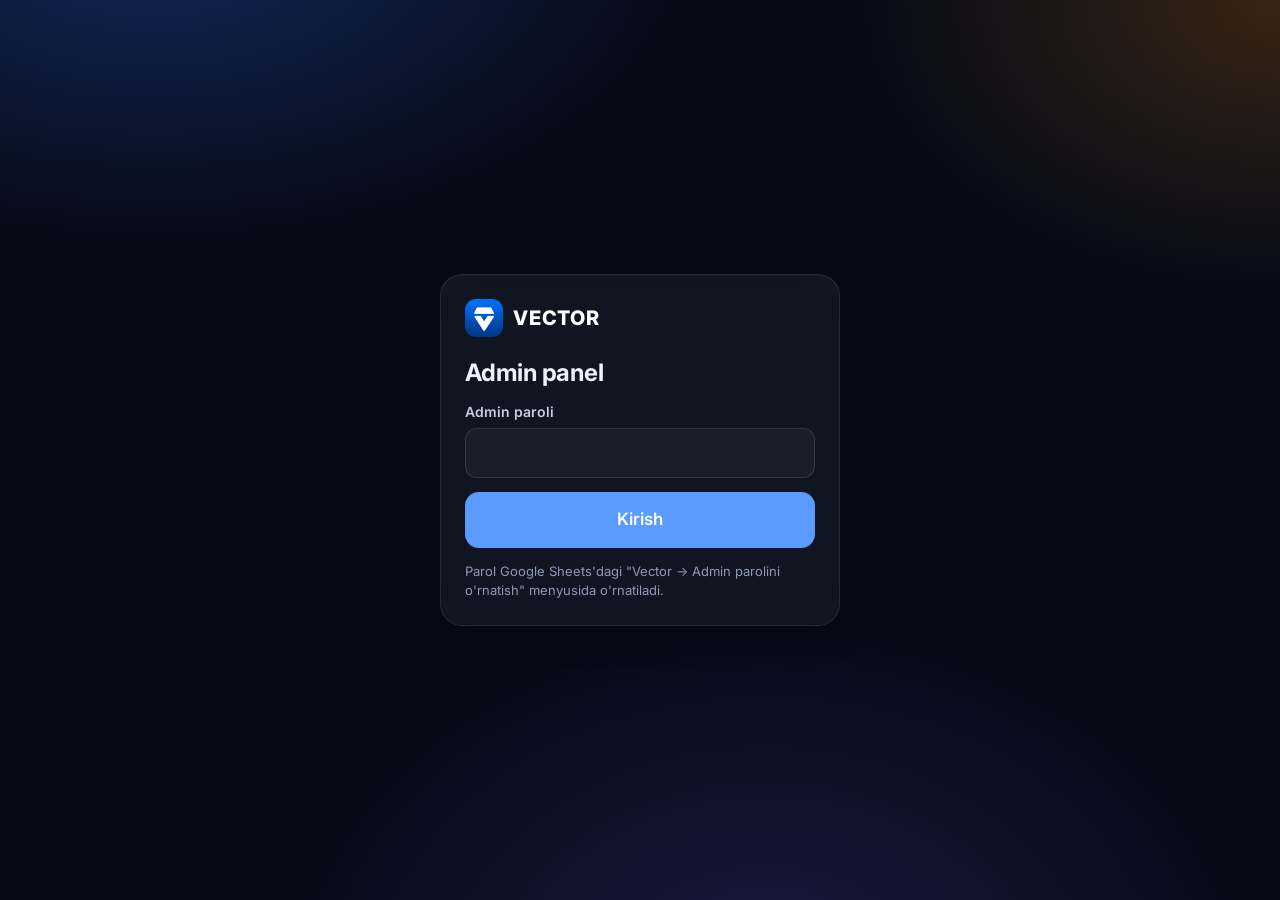
<file: admin.html>
<!doctype html>
<html lang="uz" data-theme="dark">
<head>
<meta charset="utf-8">
<meta name="viewport" content="width=device-width, initial-scale=1">
<meta name="robots" content="noindex">
<title>Admin — Vector</title>
<link rel="icon" href="assets/img/vector-logo.png">
<link rel="preconnect" href="https://fonts.googleapis.com"><link rel="preconnect" href="https://fonts.gstatic.com" crossorigin>
<link href="https://fonts.googleapis.com/css2?family=Inter:wght@400;500;600;700;800&display=swap" rel="stylesheet">
<link rel="stylesheet" href="assets/css/app.css">
<style>
  /* ===== Admin: qorong'i shisha uslubi ===== */
  :root[data-theme="dark"] {
    --bg: #070B18; --card: rgba(255,255,255,.045); --soft: rgba(255,255,255,.06); --line: rgba(255,255,255,.09);
    --ink: #EEF2FA; --ink-2: #C5CEE0; --muted: #8E9AB5; --blue: #5B9BFF; --blue-600: #4C8DFF; --blue-50: rgba(91,155,255,.14); --blue-100: rgba(91,155,255,.24);
    --shadow: 0 1px 0 rgba(255,255,255,.04) inset, 0 10px 30px rgba(0,0,0,.25);
  }
  body { min-height: 100vh; background:
      radial-gradient(900px 520px at 12% -8%, rgba(46,104,240,.30), transparent 60%),
      radial-gradient(700px 480px at 100% 0%, rgba(255,138,0,.20), transparent 60%),
      radial-gradient(800px 600px at 60% 110%, rgba(122,90,248,.18), transparent 60%), #070B18;
    background-attachment: fixed; }
  .card, .table-wrap { background: rgba(255,255,255,.045); border: 1px solid rgba(255,255,255,.09); -webkit-backdrop-filter: blur(18px); backdrop-filter: blur(18px); }
  table.t th { background: rgba(255,255,255,.035); }
  table.t tr:hover td { background: rgba(255,255,255,.03); }
  .input, .select, .textarea { background: rgba(255,255,255,.04); border-color: rgba(255,255,255,.12); }
  .select option { background: #111729; }
  .modal { background: #10172B; border: 1px solid rgba(255,255,255,.1); }
  .modal-bg { background: rgba(3,6,15,.6); }
  .skeleton { background: linear-gradient(90deg, rgba(255,255,255,.04) 25%, rgba(255,255,255,.09) 50%, rgba(255,255,255,.04) 75%); background-size: 200% 100%; }

  .app { display: grid; grid-template-columns: 256px 1fr; min-height: 100vh; }
  .side { position: sticky; top: 0; height: 100vh; overflow-y: auto; background: rgba(4,7,16,.72); -webkit-backdrop-filter: blur(20px); backdrop-filter: blur(20px); border-right: 1px solid rgba(255,255,255,.07); color: #AEB9D0; padding: 22px 14px; display: flex; flex-direction: column; gap: 3px; scrollbar-width: thin; }
  .side .logo { color: #fff; padding: 2px 10px 22px; }
  .side .grp { font-size: 11px; font-weight: 700; letter-spacing: .08em; text-transform: uppercase; color: #5F6B86; padding: 14px 12px 6px; }
  .side a.nv { display: flex; align-items: center; gap: 12px; padding: 10px 12px; border-radius: 12px; color: #AEB9D0; font-weight: 500; font-size: 14.5px; transition: background .15s, color .15s; }
  .side a.nv .ic { opacity: .85; }
  .side a.nv:hover { background: rgba(255,255,255,.06); color: #fff; }
  .side a.nv[aria-current="page"] { background: linear-gradient(135deg, #4C8DFF, #79B0FF); color: #fff; font-weight: 600; box-shadow: 0 8px 24px rgba(76,141,255,.35); }
  .side .cnt { margin-left: auto; background: var(--orange); color: #fff; border-radius: 999px; font-size: 12px; padding: 1px 8px; font-weight: 700; }
  .content { padding: clamp(16px, 3vw, 32px); min-width: 0; }
  .topbar { display: flex; align-items: center; gap: 12px; flex-wrap: wrap; margin-bottom: 26px; }
  .topbar h1 { font-size: clamp(24px, 2.6vw, 30px); font-weight: 800; margin-right: auto; }
  .chip { display: inline-flex; align-items: center; gap: 8px; height: 38px; padding: 0 16px; border-radius: 999px; font-size: 14px; font-weight: 600; background: rgba(255,255,255,.06); border: 1px solid rgba(255,255,255,.1); color: var(--ink-2); }
  .chip.warm { background: linear-gradient(135deg, #FFE2B8, #FFC98A); color: #4A2A00; border-color: transparent; }
  a.chip:hover { color: #fff; background: rgba(255,255,255,.1); }
  .me { width: 40px; height: 40px; border-radius: 50%; display: grid; place-items: center; background: linear-gradient(135deg, #1E63F0, #0B2A7A); border: 2px solid rgba(255,255,255,.18); }
  .me img { width: 24px; height: 24px; }
  .mbar { display: none; }
  @media (max-width: 900px) {
    .app { grid-template-columns: 1fr; }
    .side { position: fixed; inset: 0 auto 0 0; width: 270px; z-index: 60; transform: translateX(-100%); transition: transform .25s; background: #070B18; }
    .side.open { transform: none; box-shadow: var(--shadow-lg); }
    .mbar { display: flex; align-items: center; gap: 12px; padding: 10px 16px; background: rgba(7,11,24,.85); -webkit-backdrop-filter: blur(16px); backdrop-filter: blur(16px); color: #fff; position: sticky; top: 0; z-index: 50; border-bottom: 1px solid rgba(255,255,255,.07); }
    .mbar .icon-btn { background: rgba(255,255,255,.1); color: #fff; }
  }

  /* bosh panel */
  .kpis { display: grid; grid-template-columns: repeat(4, minmax(0, 1fr)); gap: 16px; margin-bottom: 18px; }
  .kpi { position: relative; overflow: hidden; border-radius: 22px; padding: 18px 20px; color: #fff; display: flex; flex-direction: column; gap: 4px; min-height: 132px; box-shadow: 0 16px 40px rgba(0,0,0,.28); }
  .kpi::after { content: ''; position: absolute; right: -40px; top: -40px; width: 140px; height: 140px; border-radius: 50%; background: rgba(255,255,255,.12); }
  .kpi .h { display: flex; align-items: center; gap: 10px; font-size: 14px; font-weight: 600; opacity: .95; }
  .kpi .h i { width: 34px; height: 34px; border-radius: 50%; display: grid; place-items: center; background: rgba(255,255,255,.2); }
  .kpi .h i .ic { width: 18px; height: 18px; }
  .kpi b { font-size: clamp(24px, 2.4vw, 30px); font-weight: 800; letter-spacing: -.02em; margin-top: 8px; }
  .kpi small { font-size: 13px; opacity: .88; }
  .kpi a { color: #fff; text-decoration: underline; text-underline-offset: 3px; }
  .k1 { background: linear-gradient(135deg, #2A5BD7, #4C8DFF); }
  .k2 { background: linear-gradient(135deg, #5B3FD0, #8B6BFF); }
  .k3 { background: linear-gradient(135deg, #B0336B, #E5578C); }
  .k4 { background: linear-gradient(135deg, #C25B0E, #F08A2B); }
  @media (max-width: 1100px) { .kpis { grid-template-columns: repeat(2, minmax(0, 1fr)); } }
  @media (max-width: 520px) { .kpis { grid-template-columns: 1fr; } }
  .dash { display: grid; grid-template-columns: minmax(0, 1.65fr) minmax(0, 1fr); gap: 16px; align-items: start; }
  .dash .wide { grid-column: 1 / -1; }
  @media (max-width: 1000px) { .dash { grid-template-columns: 1fr; } }
  .panel { border-radius: 22px; padding: 20px; display: flex; flex-direction: column; gap: 6px; min-width: 0; }
  .panel .ph { display: flex; align-items: flex-start; justify-content: space-between; gap: 10px; }
  .panel h2 { font-size: 16px; font-weight: 700; }
  .panel .big { font-size: clamp(22px, 2.2vw, 26px); white-space: nowrap; font-weight: 800; letter-spacing: -.02em; }
  .pill { display: inline-flex; align-items: center; height: 28px; padding: 0 12px; border-radius: 999px; font-size: 13px; font-weight: 600; background: rgba(255,255,255,.07); color: var(--ink-2); white-space: nowrap; }
  /* ustunli grafik */
  .bars { position: relative; display: grid; grid-template-columns: 44px 1fr; grid-template-rows: 210px auto; gap: 8px; margin-top: 14px; }
  .bars .ya { position: relative; font-size: 11.5px; color: var(--muted); }
  .bars .ya span { position: absolute; right: 0; transform: translateY(50%); }
  .bars .plot { position: relative; display: flex; align-items: flex-end; gap: 2px; border-bottom: 1px solid rgba(255,255,255,.14); }
  .bars .gl { position: absolute; left: 0; right: 0; height: 1px; background: rgba(255,255,255,.06); pointer-events: none; }
  .bars .col { flex: 1; height: 100%; display: flex; flex-direction: column; justify-content: flex-end; align-items: center; position: relative; cursor: default; }
  .bars .col i { display: block; width: min(24px, 70%); border-radius: 4px 4px 0 0; background: var(--c); min-height: 2px; transition: filter .15s; }
  .bars .col:hover i { filter: brightness(1.25); }
  .bars .col .v { font-size: 11.5px; font-weight: 600; color: var(--ink-2); margin-bottom: 4px; white-space: nowrap; }
  .bars .xa { grid-column: 2; display: flex; gap: 2px; font-size: 11.5px; color: var(--muted); }
  .bars .xa span { flex: 1; text-align: center; white-space: nowrap; overflow: hidden; }
  .tip { position: fixed; z-index: 90; pointer-events: none; background: #1A2340; border: 1px solid rgba(255,255,255,.12); color: #fff; border-radius: 10px; padding: 8px 10px; font-size: 13px; box-shadow: 0 10px 30px rgba(0,0,0,.4); transform: translate(-50%, calc(-100% - 10px)); white-space: nowrap; }
  .tip small { display: block; color: #A9B4CC; font-size: 12px; }
  /* gorizontal ro'yxat */
  .hrow { display: grid; grid-template-columns: minmax(70px, auto) 1fr auto; align-items: center; gap: 10px; font-size: 14px; padding: 6px 0; }
  .hrow .tr { height: 10px; border-radius: 999px; background: rgba(255,255,255,.06); overflow: hidden; }
  .hrow .tr i { display: block; height: 100%; border-radius: 999px; background: #4C8DFF; }
  .mini { display: grid; grid-template-columns: repeat(2, minmax(0, 1fr)); gap: 10px; margin-top: 6px; }
  .mini > div { border-radius: 16px; padding: 12px 14px; background: rgba(255,255,255,.04); border: 1px solid rgba(255,255,255,.07); display: flex; flex-direction: column; gap: 2px; }
  .mini span { font-size: 13px; color: var(--muted); }
  .mini b { font-size: 20px; font-weight: 800; }
  .page-h { display: flex; align-items: flex-end; justify-content: space-between; gap: 12px; flex-wrap: wrap; margin-bottom: 20px; }
  .page-h h1 { font-size: clamp(22px, 2.6vw, 28px); font-weight: 800; }
  .stats { display: grid; grid-template-columns: repeat(auto-fill, minmax(200px, 1fr)); gap: 14px; margin-bottom: 22px; }
  .stat { padding: 18px; display: flex; flex-direction: column; gap: 6px; }
  .stat span { color: var(--muted); font-size: 14px; }
  .stat b { font-size: 26px; font-weight: 800; }
  .tools { display: flex; gap: 10px; flex-wrap: wrap; margin-bottom: 14px; }
  .tools .input, .tools .select { min-height: 42px; width: auto; flex: 1 1 200px; }
  .acts { display: flex; gap: 6px; flex-wrap: wrap; }
  .login { min-height: 100vh; display: grid; place-items: center; padding: 16px; }
  .login .logo { color: #fff; }
  .login form { width: min(400px, 100%); display: flex; flex-direction: column; gap: 14px; }
  .two { display: grid; grid-template-columns: 1fr 1fr; gap: 12px; }
  @media (max-width: 560px) { .two { grid-template-columns: 1fr; } }
  .qed { border: 1px solid var(--line); border-radius: 14px; padding: 12px; display: flex; flex-direction: column; gap: 8px; background: var(--soft); }
  .qed .o { display: flex; gap: 8px; align-items: center; }
  .qed .o input[type=radio] { width: 18px; height: 18px; accent-color: var(--green); flex: none; }
  .thumb { width: 52px; height: 52px; border-radius: 10px; object-fit: cover; background: var(--soft); }
  .course-box { margin-bottom: 18px; }
  .course-box summary { list-style: none; cursor: pointer; display: flex; align-items: center; gap: 14px; padding: 14px 16px; }
  .course-box summary::-webkit-details-marker { display: none; }
  .lrow { display: flex; align-items: center; gap: 12px; padding: 10px 16px; border-top: 1px solid var(--line); }
</style>
</head>
<body>
<div id="root"></div>
<script src="assets/js/config.js"></script>
<script src="assets/js/api.js"></script>
<script>
(function () {
  'use strict';
  const { esc, money, num, icon, date, dateTime, safeUrl, avatarHtml, toast, modal, busy, confirmBox } = VX;
  // Tezlik: o'qish so'rovlari eslab qolinadi — sahifa qayta ochilganda darhol chiqadi, yangisi orqada yuklanadi.
  // Har qanday o'zgartirish (saqlash, tasdiqlash...) keshni tozalaydi.
  const READ = new Set(['a.stats', 'a.users', 'a.payments', 'a.orders', 'a.courses', 'a.products', 'a.plans', 'a.settings', 'a.coinlog', 'a.apps', 'a.donations', 'a.refs']);
  const RC = new Map();
  let ROUTE = 0, SILENT = -1;
  const raw = (a, d) => VX.call(a, d, { admin: true });
  function call(a, d) {
    if (!READ.has(a)) { RC.clear(); return raw(a, d); }
    const k = a + JSON.stringify(d || {}), at = ROUTE, old = RC.get(k);
    const fresh = raw(a, d).then(r => {
      const changed = old && JSON.stringify(old) !== JSON.stringify(r);
      RC.set(k, r);
      if (changed && at === ROUTE && SILENT !== ROUTE) { SILENT = ROUTE; setTimeout(() => go(true), 0); } // bir sahifaga bir marta
      return r;
    });
    if (old) { fresh.catch(() => {}); return Promise.resolve(old); }
    return fresh;
  }
  document.documentElement.setAttribute('data-theme', 'dark'); // admin panel doim qorong'i uslubda
  const root = document.getElementById('root');
  let content;

  // ================= KIRISH =================
  function loginScreen(msg) {
    root.innerHTML = `<div class="login"><form class="card pad" id="lf">
      <a class="logo" href="index.html"><img src="assets/img/vector-logo.png" alt=""><span>VECTOR</span></a>
      <h1 style="font-size:24px;margin-top:8px">Admin panel</h1>
      <label class="field"><span>Admin paroli</span><input class="input" type="password" name="p" autocomplete="current-password" required></label>
      <div class="err" ${msg ? '' : 'hidden'}>${esc(msg || '')}</div>
      <button class="btn btn-primary btn-lg" type="submit">Kirish</button>
      <p class="hint">Parol Google Sheets'dagi "Vector → Admin parolini o'rnatish" menyusida o'rnatiladi.</p></form></div>`;
    document.getElementById('lf').onsubmit = e => {
      e.preventDefault(); const f = e.currentTarget;
      busy(f.querySelector('[type=submit]'), async () => { const r = await VX.call('admin.login', { password: f.p.value }); VX.setAdminToken(r.token); shell(); })
        .catch(err => { const er = f.querySelector('.err'); er.textContent = err.message; er.hidden = false; });
    };
  }

  // ================= QOBIQ =================
  const NAV = [['panel', 'Bosh panel', 'chart'], ['oquvchilar', "O'quvchilar", 'users'], ['tolovlar', "To'lovlar", 'card'], ['kurslar', 'Kurslar va darslar', 'book'],
    ['dokon', "Do'kon", 'shop'], ['buyurtmalar', 'Buyurtmalar', 'box'], ['coinlar', 'Coinlar tarixi', 'coin'], ['arizalar', 'Sardor arizalari', 'users'], ['donatlar', 'Donatlar', 'coin'], ['takliflar', 'Takliflar (promokod)', 'star'], ['xabar', 'Telegram xabar', 'tg'], ['tariflar', 'Tariflar', 'star'], ['sozlamalar', 'Sozlamalar', 'settings']];
  const GRP = { 0: 'Asosiy', 3: "Ta'lim va do'kon", 7: 'Jamoa', 10: 'Sozlash' };
  function shell() {
    root.innerHTML = `<div class="mbar"><button class="icon-btn" id="mb" aria-label="Menyu">${icon('menu')}</button><b>Vector Admin</b></div>
      <div class="app"><aside class="side" id="side"><a class="logo" href="index.html" target="_blank"><img src="assets/img/vector-logo.png" alt=""><span>VECTOR</span></a>
      ${NAV.map(([id, t, ic], i) => `${GRP[i] ? `<div class="grp">${GRP[i]}</div>` : ''}<a class="nv" href="#${id}" data-nav="${id}">${icon(ic)}<span>${t}</span><span class="cnt" data-cnt="${id}" hidden></span></a>`).join('')}
      <div style="margin-top:auto;padding-top:16px;display:flex;flex-direction:column;gap:3px"><a class="nv" href="kabinet.html" target="_blank">${icon('user')} O'quvchi kabineti</a><a class="nv" href="#" id="out">${icon('logout')} Chiqish</a></div></aside>
      <main class="content" id="content"></main></div>`;
    content = document.getElementById('content');
    document.getElementById('mb').onclick = () => document.getElementById('side').classList.toggle('open');
    document.getElementById('out').onclick = async e => { e.preventDefault(); try { await call('logout', { token: VX.adminToken() }); } catch (_) {} VX.setAdminToken(null); loginScreen(); };
    window.onhashchange = go; go();
  }
  const pages = { panel: pPanel, oquvchilar: pUsers, tolovlar: pPayments, kurslar: pCourses, dokon: pProducts, buyurtmalar: pOrders, coinlar: pCoinLog, arizalar: pApps, donatlar: pDonations, takliflar: pRefs, xabar: pBroadcast, tariflar: pPlans, sozlamalar: pSettings };
  async function go(silent) {
    const name = (location.hash.slice(1) || 'panel').split('/')[0], fn = pages[name] || pPanel;
    if (silent === true) {
      // orqada yangi ma'lumot keldi: oyna ochiq bo'lsa yoki admin yozayotgan bo'lsa — tegmaymiz
      const ae = document.activeElement;
      if (document.querySelector('.modal-bg') || (ae && content.contains(ae) && /^(INPUT|TEXTAREA|SELECT)$/.test(ae.tagName))) return;
      const y = scrollY; document.querySelectorAll('.tip').forEach(t => t.remove());
      try { await fn(); } catch (_) {}
      window.scrollTo(0, y); return;
    }
    ROUTE++;
    document.querySelectorAll('[data-nav]').forEach(a => a.dataset.nav === (pages[name] ? name : 'panel') ? a.setAttribute('aria-current', 'page') : a.removeAttribute('aria-current'));
    document.getElementById('side').classList.remove('open');
    document.querySelectorAll('.tip').forEach(t => t.remove());
    content.innerHTML = '<div class="skeleton" style="height:120px;margin-bottom:14px"></div><div class="skeleton" style="height:320px"></div>';
    try { await fn(); } catch (e) {
      if (e.code === 'auth') return loginScreen(e.message);
      content.innerHTML = `<div class="card empty"><b>${esc(e.message)}</b><button class="btn btn-primary" onclick="location.reload()">Qayta urinish</button></div>`;
    }
  }
  function counts(s) {
    const set = (k, v) => { const el = document.querySelector(`[data-cnt="${k}"]`); if (el) { el.textContent = v; el.hidden = !v; } };
    set('tolovlar', s.pendingPayments); set('buyurtmalar', s.newOrders);
  }
  const head = (t, sub, right) => `<div class="page-h"><div><h1>${t}</h1>${sub ? `<p class="muted">${sub}</p>` : ''}</div>${right || ''}</div>`;
  const MONTHS = ['Yan', 'Fev', 'Mar', 'Apr', 'May', 'Iyun', 'Iyul', 'Avg', 'Sen', 'Okt', 'Noy', 'Dek'];
  const short = n => n >= 1e6 ? (Math.round(n / 1e5) / 10 + ' mln').replace('.', ',') : n >= 1e3 ? Math.round(n / 1e3) + ' ming' : String(n);
  const nice = x => { if (!(x > 0)) return 1; const p = Math.pow(10, Math.floor(Math.log10(x))); return [1, 2, 2.5, 5, 10].map(k => k * p).find(v => v >= x); };
  /** Bitta qatorli ustunli grafik: data = [{label, value, tip}] */
  function barChart(data, color, fmtAxis, integer) {
    const max = Math.max(0, ...data.map(d => d.value)), step = Math.max(nice(max / 4), integer ? 1 : 0), top = step * 4;
    const ticks = [0, 1, 2, 3, 4].map(i => i * step);
    const peak = data.reduce((a, d, i) => d.value > data[a].value ? i : a, 0);
    return `<div class="bars" style="--c:${color}">
      <div class="ya">${ticks.map(v => `<span style="bottom:${v / top * 100}%">${fmtAxis(v)}</span>`).join('')}</div>
      <div class="plot">${ticks.slice(1).map(v => `<div class="gl" style="bottom:${v / top * 100}%"></div>`).join('')}
        ${data.map((d, i) => `<div class="col" data-tip="${esc(d.tip)}">${i === peak && d.value > 0 ? `<span class="v">${fmtAxis(d.value)}</span>` : ''}<i style="height:${top ? d.value / top * 100 : 0}%"></i></div>`).join('')}</div>
      <div class="xa">${data.map(d => `<span>${esc(d.label)}</span>`).join('')}</div></div>`;
  }
  function bindTips(el) {
    let tip = null;
    el.querySelectorAll('[data-tip]').forEach(c => {
      c.onmouseenter = () => { tip = document.createElement('div'); tip.className = 'tip'; tip.innerHTML = c.dataset.tip; document.body.appendChild(tip); const r = c.querySelector('i').getBoundingClientRect(); tip.style.left = (r.left + r.width / 2) + 'px'; tip.style.top = r.top + 'px'; };
      c.onmouseleave = () => { if (tip) tip.remove(); tip = null; };
    });
  }
  const form2obj = f => Object.fromEntries(new FormData(f).entries());

  // ================= BOSH PANEL =================
  async function pPanel() {
    const s = await call('a.stats'); counts(s);
    const S = s.series || null, now = new Date();
    const prev = S ? S.months[4].revenue : 0, cur = S ? S.months[5].revenue : s.revenueMonth;
    const diff = prev ? Math.round((cur - prev) / prev * 100) : null;
    const half = S ? S.months.reduce((n, m) => n + m.revenue, 0) : 0;
    const newUsers = S ? S.days.reduce((n, d) => n + d.users, 0) : 0;
    const plansTot = S ? S.plans.reduce((n, p) => n + p.revenue, 0) : 0;
    content.innerHTML = `<div class="topbar"><h1>Bosh panel</h1>
        <span class="chip warm">${icon('cake')} ${now.getDate()} ${MONTHS[now.getMonth()].toLowerCase()}, ${now.getFullYear()}</span>
        <a class="chip" href="index.html" target="_blank" rel="noopener">${icon('home')} Saytni ochish</a>
        ${s.tgBot ? `<a class="chip" href="https://t.me/${esc(s.tgBot)}" target="_blank" rel="noopener">${icon('tg')} @${esc(s.tgBot)}</a>` : ''}
        <span class="me" title="Admin"><img src="assets/img/vector-logo-white.png" alt=""></span></div>
      <div class="kpis">
        <div class="kpi k1"><div class="h"><i>${icon('users')}</i>Jami o'quvchilar</div><b>${num(s.users)}</b><small>Bugun: +${s.todayUsers}</small></div>
        <div class="kpi k2"><div class="h"><i>${icon('crown')}</i>Faol obunachilar</div><b>${num(s.active)}</b><small>${s.users ? Math.round(s.active / s.users * 100) : 0}% o'quvchilardan</small></div>
        <div class="kpi k3"><div class="h"><i>${icon('card')}</i>Shu oy tushum</div><b>${money(s.revenueMonth)}</b><small>${s.paymentsMonth} ta to'lov${diff === null ? '' : ` · o'tgan oyga nisbatan ${diff >= 0 ? '+' : ''}${diff}%`}</small></div>
        <div class="kpi k4"><div class="h"><i>${icon('refresh')}</i>Kutilayotgan to'lovlar</div><b>${s.pendingPayments}</b><small><a href="#tolovlar">Ko'rish →</a></small></div>
      </div>
      <div class="dash">
        ${S ? `<section class="card panel" id="ch1"><div class="ph"><div><h2>Oylik tushum</h2><div class="big">${money(half)}</div><span class="muted" style="font-size:13px">Oxirgi 6 oy</span></div><span class="pill">${S.months.reduce((n, m) => n + m.count, 0)} ta to'lov</span></div>
          ${barChart(S.months.map(m => { const [y, mo] = m.m.split('-'); return { label: MONTHS[+mo - 1], value: m.revenue, tip: `<b>${money(m.revenue)}</b><small>${MONTHS[+mo - 1]} ${y} · ${m.count} ta to'lov</small>` }; }), '#4C8DFF', short)}</section>
        <section class="card panel" id="ch2"><div class="ph"><div><h2>Yangi o'quvchilar</h2><div class="big">+${num(newUsers)}</div><span class="muted" style="font-size:13px">Oxirgi 14 kun</span></div><span class="pill">Bugun +${s.todayUsers}</span></div>
          ${barChart(S.days.map((d, i) => { const dd = new Date(d.d + 'T12:00:00'); return { label: i % 2 ? '' : String(dd.getDate()), value: d.users, tip: `<b>+${d.users} o'quvchi</b><small>${dd.getDate()} ${MONTHS[dd.getMonth()]}</small>` }; }), '#D2731A', v => String(v), true)}</section>`
        : `<section class="card panel wide"><h2>Grafiklar</h2><p class="muted">Grafiklar uchun Apps Script'dagi Code.gs ni yangilab, yangi versiya joylang.</p></section>`}
        <section class="card panel"><div class="ph"><h2>Shu oy tariflar bo'yicha</h2><span class="pill">${MONTHS[now.getMonth()]}</span></div>
          ${S && S.plans.length ? S.plans.map(p => `<div class="hrow"><b>${esc(p.name)}</b><div class="tr"><i style="width:${plansTot ? p.revenue / plansTot * 100 : 0}%"></i></div><span>${money(p.revenue)} <span class="muted" style="font-size:12px">· ${p.count}</span></span></div>`).join('') : '<p class="muted">Bu oy hali to\'lov yo\'q.</p>'}</section>
        <section class="card panel"><div class="ph"><h2>Qisqacha</h2></div>
          <div class="mini">
            <div><span>Yangi buyurtmalar</span><b style="color:${s.newOrders ? 'var(--orange)' : 'inherit'}">${s.newOrders}</b><a href="#buyurtmalar" style="font-size:13px">Ko'rish →</a></div>
            <div><span>Coinlar (jami)</span><b class="coin" style="font-size:20px">${num(s.coinsTotal)}</b></div>
            <div><span>Botga ulangan</span><b>${num(s.tgUsers)}</b><span style="font-size:12px">${s.users ? Math.round(s.tgUsers / s.users * 100) : 0}% o'quvchi</span></div>
            <div><span>🎂 Bugun tug'ilgan</span><b>${s.birthdaysToday.length}</b>${s.birthdaysToday.length ? `<span style="font-size:12px">${s.birthdaysToday.slice(0, 3).map(b => esc(b.name.split(' ')[0])).join(', ')}${s.birthdaysToday.length > 3 ? '…' : ''}</span>` : ''}</div>
          </div></section>
      </div>`;
    bindTips(content);
  }

  // ================= O'QUVCHILAR =================
  let uq = { q: '', filter: 'all', page: 0 };
  async function pUsers() {
    const r = await call('a.users', uq);
    content.innerHTML = head("O'quvchilar", `Jami: ${r.total}`) + `
      <div class="tools"><input class="input" id="uq" placeholder="Ism, telefon yoki maktab bo'yicha qidirish" value="${esc(uq.q)}">
        <select class="select" id="uf" style="flex:0 1 200px">${[['all', 'Hammasi'], ['active', 'Obunasi faol'], ['inactive', 'Obunasiz'], ['blocked', 'Bloklangan']].map(([v, t]) => `<option value="${v}" ${uq.filter === v ? 'selected' : ''}>${t}</option>`).join('')}</select></div>
      <div class="table-wrap"><table class="t"><thead><tr><th>O'quvchi</th><th>Telefon</th><th>Maktab / sinf</th><th>Coin</th><th>Obuna</th><th>Ro'yxatdan</th><th></th></tr></thead><tbody>
      ${r.users.map(u => `<tr><td><div class="row" style="gap:10px">${avatarHtml(u, 34)}<div><b>${esc(u.name)}</b>${u.tg ? ' <span class="badge" title="Telegram botga ulangan" style="background:#E3F4FD;color:#1C8AD0">TG</span>' : ''}${u.status === 'blocked' ? ' <span class="badge red">Bloklangan</span>' : ''}${u.birthday ? `<div class="muted" style="font-size:12px">🎂 ${esc(u.birthday)}</div>` : ''}</div></div></td>
        <td>+998 ${esc(u.phone)}</td><td>${esc(u.school || '—')}${u.grade ? ' · ' + esc(u.grade) : ''}</td><td><span class="coin">${num(u.coins)}</span></td>
        <td>${u.active ? `<span class="badge green">${date(u.subEnd)} gacha</span>` : '<span class="badge gray">Yo\'q</span>'}</td><td class="muted">${date(u.createdAt)}</td>
        <td><button class="btn btn-soft btn-sm" data-u="${esc(u.id)}">Boshqarish</button></td></tr>`).join('') || '<tr><td colspan="7" class="muted" style="text-align:center;padding:30px">Topilmadi</td></tr>'}</tbody></table></div>
      <div class="row" style="justify-content:center;margin-top:14px">${uq.page > 0 ? '<button class="btn btn-plain" id="prev">← Oldingi</button>' : ''}<span class="muted">${uq.page + 1}-sahifa</span>${(uq.page + 1) * 50 < r.total ? '<button class="btn btn-plain" id="next">Keyingi →</button>' : ''}</div>`;
    let t; document.getElementById('uq').oninput = e => { clearTimeout(t); t = setTimeout(() => { uq.q = e.target.value; uq.page = 0; pUsers().then(() => { const i = document.getElementById('uq'); i.focus(); i.setSelectionRange(i.value.length, i.value.length); }); }, 400); };
    document.getElementById('uf').onchange = e => { uq.filter = e.target.value; uq.page = 0; pUsers(); };
    const pv = document.getElementById('prev'), nx = document.getElementById('next');
    if (pv) pv.onclick = () => { uq.page--; pUsers(); }; if (nx) nx.onclick = () => { uq.page++; pUsers(); };
    content.querySelectorAll('[data-u]').forEach(b => b.onclick = () => userModal(r.users.find(u => u.id === b.dataset.u)));
  }
  function userModal(u) {
    const m = modal(`<div class="row" style="gap:14px;margin-bottom:16px">${avatarHtml(u, 56)}<div><h2 style="margin:0">${esc(u.name)}</h2><div class="muted">+998 ${esc(u.phone)} · <span class="coin">${num(u.coins)}</span></div></div></div>
      <div class="stack" style="gap:18px">
        <form class="stack" id="fc" style="gap:8px"><b>Coin berish / ayirish</b><div class="two"><input class="input" name="amount" type="number" placeholder="Masalan: 50 yoki -20" required><input class="input" name="reason" placeholder="Sabab (masalan: Uy vazifasi)"></div><button class="btn btn-accent">Coinni qo'llash</button></form>
        <form class="stack" id="fs" style="gap:8px"><b>Obuna (qo'lda)</b><div class="two"><select class="select" name="addDays"><option value="30">+30 kun</option><option value="90">+90 kun</option><option value="365">+365 kun</option><option value="7">+7 kun</option></select><input class="input" name="plan" placeholder="Tarif nomi" value="${esc(u.plan || 'Oylik')}"></div>
          <div class="row"><button class="btn btn-primary">Obunani uzaytirish</button>${u.active ? '<button type="button" class="btn btn-danger" id="endSub">Obunani to\'xtatish</button>' : ''}</div></form>
        <div class="stack" style="gap:8px"><b>Hisob</b><div class="row wrap-row"><button class="btn btn-ghost" id="rp">Yangi parol berish</button><button class="btn ${u.status === 'blocked' ? 'btn-primary' : 'btn-danger'}" id="bl">${u.status === 'blocked' ? 'Blokdan chiqarish' : 'Bloklash'}</button></div></div>
        <div class="row" style="justify-content:flex-end"><button class="btn btn-plain" data-close>Yopish</button></div></div>`);
    const el = m.el, done = msg => { toast(msg, 'success'); m.close(); pUsers(); };
    el.querySelector('#fc').onsubmit = e => { e.preventDefault(); const d = form2obj(e.currentTarget); busy(e.currentTarget.querySelector('button'), () => call('a.coins', { id: u.id, amount: Number(d.amount), reason: d.reason }).then(() => done('Coin qo\'llandi'))).catch(err => toast(err.message, 'error')); };
    el.querySelector('#fs').onsubmit = e => { e.preventDefault(); const d = form2obj(e.currentTarget); busy(e.currentTarget.querySelector('button'), () => call('a.user', { id: u.id, addDays: Number(d.addDays), plan: d.plan }).then(() => done('Obuna uzaytirildi'))).catch(err => toast(err.message, 'error')); };
    const es = el.querySelector('#endSub'); if (es) es.onclick = async () => { if (await confirmBox("Obunani hozir to'xtatasizmi?", "To'xtatish", true)) call('a.user', { id: u.id, endSub: true }).then(() => done("Obuna to'xtatildi")).catch(err => toast(err.message, 'error')); };
    el.querySelector('#rp').onclick = async () => {
      if (!await confirmBox("O'quvchiga yangi vaqtinchalik parol beriladi. Eski parol ishlamay qoladi.", 'Yangi parol berish')) return;
      call('a.resetPassword', { id: u.id }).then(r => modal(`<h2>Yangi parol</h2><p class="muted">Buni o'quvchiga yuboring. U profil sahifasida parolni o'zgartirishi mumkin.</p><div class="card pad" style="margin:16px 0;font-size:26px;font-weight:800;letter-spacing:.1em;text-align:center">${esc(r.password)}</div><div class="row" style="justify-content:flex-end"><button class="btn btn-primary" data-close>Tushunarli</button></div>`)).catch(err => toast(err.message, 'error'));
    };
    el.querySelector('#bl').onclick = async () => {
      const block = u.status !== 'blocked';
      if (block && !await confirmBox(`${u.name} bloklansinmi? U saytga kira olmaydi.`, 'Bloklash', true)) return;
      call('a.user', { id: u.id, status: block ? 'blocked' : 'active' }).then(() => done(block ? 'Bloklandi' : 'Blokdan chiqarildi')).catch(err => toast(err.message, 'error'));
    };
  }

  // ================= TO'LOVLAR =================
  let pf = 'pending';
  async function pPayments() {
    call('a.stats').then(counts).catch(() => {});
    const r = await call('a.payments', { status: pf });
    const PS = { pending: ['orange', 'Kutilmoqda'], paid: ['green', "To'langan"], cancelled: ['gray', 'Bekor'] };
    content.innerHTML = head("To'lovlar", "Test rejimida o'quvchi to'lov so'rovini yuboradi — siz pul tushganini tekshirib tasdiqlaysiz. TezCheck rejimida to'lov o'zi tasdiqlanadi va obuna darhol ochiladi.") + `
      <div class="tools"><select class="select" id="pf" style="flex:0 1 220px">${[['pending', 'Kutilayotganlar'], ['paid', "To'langanlar"], ['cancelled', 'Bekor qilinganlar'], ['', 'Hammasi']].map(([v, t]) => `<option value="${v}" ${pf === v ? 'selected' : ''}>${t}</option>`).join('')}</select></div>
      <div class="table-wrap"><table class="t"><thead><tr><th>ID</th><th>O'quvchi</th><th>Tarif</th><th>Summa</th><th>Usul</th><th>Sana</th><th>Holat</th><th></th></tr></thead><tbody>
      ${r.payments.map(p => `<tr><td><code>${esc(p.id)}</code></td><td><b>${esc(p.name)}</b><div class="muted" style="font-size:12px">+998 ${esc(p.phone)}</div></td><td>${esc(p.plan)} (${p.months} oy)</td><td><b>${money(p.amount)}</b></td><td>${esc(p.provider)}${p.extId ? `<div class="muted" style="font-size:12px">${esc(p.extId)}</div>` : ''}${p.receipt ? `<div><a href="${esc(p.receipt)}" target="_blank" rel="noopener" style="font-size:13px;font-weight:600">🧾 Chekni ko'rish</a></div>` : ''}</td><td class="muted">${dateTime(p.createdAt)}</td>
        <td><span class="badge ${(PS[p.status] || PS.pending)[0]}">${(PS[p.status] || PS.pending)[1]}</span></td>
        <td><div class="acts">${p.status === 'pending' && p.provider === 'tezcheck' ? `<button class="btn btn-soft btn-sm" data-ck="${esc(p.id)}">Tekshirish</button>` : ''}${p.status === 'pending' ? `<button class="btn btn-primary btn-sm" data-ok="${esc(p.id)}">Tasdiqlash</button>` : ''}${p.status !== 'cancelled' ? `<button class="btn btn-danger btn-sm" data-no="${esc(p.id)}">Bekor</button>` : ''}</div></td></tr>`).join('') || '<tr><td colspan="8" class="muted" style="text-align:center;padding:30px">To\'lovlar yo\'q</td></tr>'}</tbody></table></div>`;
    document.getElementById('pf').onchange = e => { pf = e.target.value; pPayments(); };
    content.querySelectorAll('[data-ck]').forEach(b => b.onclick = () => busy(b, () => call('a.payment', { id: b.dataset.ck, op: 'check' }))
      .then(x => { if (!x) return; toast(x.status === 'paid' ? "To'langan — obuna ochildi" : x.status === 'cancelled' ? 'Chek bekor qilingan' : "Hali to'lanmagan" + (x.state ? ' (' + x.state + ')' : ''), x.status === 'paid' ? 'success' : undefined); pPayments(); }).catch(err => toast(err.message, 'error')));
    content.querySelectorAll('[data-ok]').forEach(b => b.onclick = async () => {
      const p = r.payments.find(x => x.id === b.dataset.ok);
      if (!await confirmBox(`${p.name} — ${money(p.amount)} to'lovi tushganini tekshirdingizmi? Obuna ${p.months} oyga ochiladi.`, 'Tasdiqlash')) return;
      busy(b, () => call('a.payment', { id: p.id, op: 'confirm' })).then(() => { toast('Tasdiqlandi, obuna ochildi', 'success'); pPayments(); }).catch(err => toast(err.message, 'error'));
    });
    content.querySelectorAll('[data-no]').forEach(b => b.onclick = async () => {
      const p = r.payments.find(x => x.id === b.dataset.no);
      if (!await confirmBox(p.status === 'paid' ? "Bu to'lov bekor qilinsa, o'quvchining obunasi shu muddatga qisqaradi." : "To'lov so'rovi bekor qilinsinmi?", 'Bekor qilish', true)) return;
      busy(b, () => call('a.payment', { id: p.id, op: 'cancel' })).then(() => { toast('Bekor qilindi'); pPayments(); }).catch(err => toast(err.message, 'error'));
    });
  }

  // ================= RASM TANLASH =================
  function imageField(name, value) {
    return `<div class="field"><span>Rasm</span><div class="row" style="gap:10px"><img class="thumb" data-prev src="${esc(safeUrl(value) || '')}" alt="" ${safeUrl(value) ? '' : 'style="visibility:hidden"'}>
      <input class="input" name="${name}" value="${esc(value || '')}" placeholder="Rasm havolasi yoki yuklang" style="flex:1">
      <label class="btn btn-soft" style="cursor:pointer">${icon('camera')} Yuklash<input type="file" accept="image/*" class="sr" data-up></label></div></div>`;
  }
  function wireImage(el, name) {
    const inp = el.querySelector(`[name=${name}]`), prev = el.querySelector('[data-prev]');
    inp.oninput = () => { const ok = safeUrl(inp.value); prev.src = ok || ''; prev.style.visibility = ok ? '' : 'hidden'; };
    el.querySelector('[data-up]').onchange = async e => {
      const f = e.target.files[0]; if (!f) return;
      try { toast('Rasm yuklanmoqda…'); const data = await VX.resizeImage(f, 1200, 0.82); const r = await call('a.image', { image: data }); inp.value = r.url; inp.oninput(); toast('Yuklandi', 'success'); }
      catch (err) { toast(err.message, 'error'); }
    };
  }

  // ================= KURSLAR VA DARSLAR =================
  async function pCourses() {
    const r = await call('a.courses');
    content.innerHTML = head('Kurslar va darslar', "Darslar YouTube havolasi bilan qo'shiladi (videoni YouTube'ga \"Ro'yxatda yo'q / Unlisted\" qilib yuklang).", '<button class="btn btn-primary" id="addC">' + icon('plus') + ' Yangi kurs</button>') +
      (r.courses.map((c, ci) => `<details class="card course-box" ${ci === 0 || r.courses.length < 4 ? 'open' : ''}><summary>${safeUrl(c.image) ? `<img class="thumb" src="${esc(c.image)}" alt="">` : '<span class="thumb"></span>'}
        <div style="flex:1;min-width:0"><b style="font-size:17px">${esc(c.title)}</b> ${c.active ? '' : '<span class="badge gray">Yashirin</span>'}<div class="muted" style="font-size:13px">${c.lessons.length} ta dars · ${esc(c.level || '')}</div></div>
        <div class="acts"><button class="btn btn-soft btn-sm" data-ec="${esc(c.id)}">${icon('edit')}</button><button class="btn btn-primary btn-sm" data-al="${esc(c.id)}">${icon('plus')} Dars</button></div></summary>
        ${c.lessons.map((l, i) => `<div class="lrow"><span class="badge gray">${i + 1}</span><div style="flex:1;min-width:0"><b>${esc(l.title)}</b> ${l.active ? '' : '<span class="badge gray">Yashirin</span>'}<div class="muted" style="font-size:12px">${l.youtube ? '🎬 Video bor' : '⚠️ Video yo\'q'} · ${l.quiz.length} ta savol${l.duration ? ' · ' + esc(l.duration) : ''}</div></div>
          <button class="btn btn-soft btn-sm" data-el="${esc(l.id)}" data-c="${esc(c.id)}">${icon('edit')} Tahrirlash</button></div>`).join('') || '<div class="lrow muted">Hali dars yo\'q.</div>'}</details>`).join('') || '<div class="card empty">Kurslar yo\'q. "Yangi kurs" tugmasini bosing.</div>');
    document.getElementById('addC').onclick = () => courseModal({});
    content.querySelectorAll('[data-ec]').forEach(b => b.onclick = e => { e.preventDefault(); courseModal(r.courses.find(c => c.id === b.dataset.ec)); });
    content.querySelectorAll('[data-al]').forEach(b => b.onclick = e => { e.preventDefault(); lessonModal({ courseId: b.dataset.al, quiz: [] }); });
    content.querySelectorAll('[data-el]').forEach(b => b.onclick = () => lessonModal(Object.assign({ courseId: b.dataset.c }, r.courses.find(c => c.id === b.dataset.c).lessons.find(l => l.id === b.dataset.el))));
  }
  function courseModal(c) {
    const m = modal(`<h2>${c.id ? 'Kursni tahrirlash' : 'Yangi kurs'}</h2><form class="stack" id="cf" style="margin-top:12px">
      <label class="field"><span>Kurs nomi</span><input class="input" name="title" value="${esc(c.title || '')}" required></label>
      <label class="field"><span>Qisqa tavsif</span><textarea class="textarea" name="desc">${esc(c.desc || '')}</textarea></label>
      ${imageField('image', c.image)}
      <div class="two"><label class="field"><span>Ustoz</span><input class="input" name="teacher" value="${esc(c.teacher || 'Xusniddin Sharofiddinov')}"></label><label class="field"><span>Oflayn kurs narxi (so'm)</span><input class="input" type="number" min="0" step="1000" name="price" value="${esc(c.price || '')}" placeholder="350000"></label></div>
      <div class="two"><label class="field"><span>Tartib raqami</span><input class="input" type="number" name="order" value="${esc(c.order || 0)}"></label><label class="row" style="margin-top:28px"><input type="checkbox" name="active" ${c.active === false ? '' : 'checked'}> Saytda ko'rinsin</label></div>
      <div class="row between" style="margin-top:8px">${c.id ? '<button type="button" class="btn btn-danger" id="del">O\'chirish</button>' : '<span></span>'}<div class="row"><button type="button" class="btn btn-plain" data-close>Bekor</button><button class="btn btn-primary">Saqlash</button></div></div></form>`);
    wireImage(m.el, 'image');
    m.el.querySelector('#cf').onsubmit = e => { e.preventDefault(); const d = form2obj(e.currentTarget); d.active = !!e.currentTarget.active.checked; d.id = c.id;
      busy(e.currentTarget.querySelector('.btn-primary'), () => call('a.course.save', { course: d })).then(() => { toast('Saqlandi', 'success'); m.close(); pCourses(); }).catch(err => toast(err.message, 'error')); };
    const del = m.el.querySelector('#del');
    if (del) del.onclick = async () => { if (await confirmBox(`"${c.title}" kursi va uning barcha darslari o'chirilsinmi?`, "O'chirish", true)) call('a.course.delete', { id: c.id }).then(() => { m.close(); pCourses(); }).catch(err => toast(err.message, 'error')); };
  }
  function lessonModal(l) {
    let quiz = (l.quiz || []).map(q => ({ q: q.q, o: q.o.slice(), a: q.a }));
    const m = modal(`<h2>${l.id ? 'Darsni tahrirlash' : 'Yangi dars'}</h2><form class="stack" id="lf2" style="margin-top:12px">
      <label class="field"><span>Dars nomi</span><input class="input" name="title" value="${esc(l.title || '')}" required></label>
      <div class="two"><label class="field"><span>YouTube havolasi</span><input class="input" name="youtube" value="${esc(l.youtube || '')}" placeholder="https://youtu.be/..."></label><label class="field"><span>Davomiyligi</span><input class="input" name="duration" value="${esc(l.duration || '')}" placeholder="12:30"></label></div>
      <label class="field"><span>Tavsif / topshiriq</span><textarea class="textarea" name="desc">${esc(l.desc || '')}</textarea></label>
      <div class="two"><label class="field"><span>Tartib raqami</span><input class="input" type="number" name="order" value="${esc(l.order != null ? l.order : '')}" placeholder="avtomatik"></label><label class="row" style="margin-top:28px"><input type="checkbox" name="active" ${l.active === false ? '' : 'checked'}> Saytda ko'rinsin</label></div>
      <div class="row between"><b>Test savollari</b><button type="button" class="btn btn-soft btn-sm" id="addQ">${icon('plus')} Savol</button></div>
      <p class="hint" style="margin-top:-6px">To'g'ri javob yonidagi doirachani belgilang. Testsiz dars "Darsni tugatdim" tugmasi bilan yakunlanadi.</p>
      <div class="stack" id="qs"></div>
      <div class="row between" style="margin-top:8px">${l.id ? '<button type="button" class="btn btn-danger" id="del">O\'chirish</button>' : '<span></span>'}<div class="row"><button type="button" class="btn btn-plain" data-close>Bekor</button><button class="btn btn-primary" id="sv">Saqlash</button></div></div></form>`, { wide: true });
    const qs = m.el.querySelector('#qs');
    const drawQ = () => {
      qs.innerHTML = quiz.map((q, i) => `<div class="qed" data-i="${i}"><div class="row"><b>${i + 1}.</b><input class="input" data-q value="${esc(q.q)}" placeholder="Savol matni"><button type="button" class="icon-btn" data-rq aria-label="Savolni o'chirish">${icon('trash')}</button></div>
        ${q.o.map((o, j) => `<div class="o"><input type="radio" name="a${i}" value="${j}" ${q.a === j ? 'checked' : ''} aria-label="To'g'ri javob"><input class="input" data-o="${j}" value="${esc(o)}" placeholder="Javob ${j + 1}"><button type="button" class="icon-btn" data-ro="${j}" aria-label="Javobni o'chirish" ${q.o.length <= 2 ? 'disabled' : ''}>${icon('x')}</button></div>`).join('')}
        ${q.o.length < 6 ? '<button type="button" class="btn btn-plain btn-sm" data-ao style="align-self:flex-start">+ Javob</button>' : ''}</div>`).join('');
      qs.querySelectorAll('.qed').forEach(box => {
        const i = Number(box.dataset.i), q = quiz[i];
        box.querySelector('[data-q]').oninput = e => { q.q = e.target.value; };
        box.querySelectorAll('[data-o]').forEach(inp => inp.oninput = () => { q.o[Number(inp.dataset.o)] = inp.value; });
        box.querySelectorAll('input[type=radio]').forEach(r => r.onchange = () => { q.a = Number(r.value); });
        box.querySelector('[data-rq]').onclick = () => { quiz.splice(i, 1); drawQ(); };
        box.querySelectorAll('[data-ro]').forEach(b => b.onclick = () => { const j = Number(b.dataset.ro); q.o.splice(j, 1); if (q.a >= q.o.length) q.a = 0; else if (q.a > j) q.a--; drawQ(); });
        const ao = box.querySelector('[data-ao]'); if (ao) ao.onclick = () => { q.o.push(''); drawQ(); };
      });
    };
    drawQ();
    m.el.querySelector('#addQ').onclick = () => { quiz.push({ q: '', o: ['', '', ''], a: 0 }); drawQ(); qs.lastElementChild.querySelector('[data-q]').focus(); };
    m.el.querySelector('#lf2').onsubmit = e => {
      e.preventDefault(); const d = form2obj(e.currentTarget);
      const lesson = { id: l.id, courseId: l.courseId, title: d.title, youtube: d.youtube, duration: d.duration, desc: d.desc, order: d.order, active: !!e.currentTarget.active.checked, quiz };
      busy(m.el.querySelector('#sv'), () => call('a.lesson.save', { lesson })).then(() => { toast('Dars saqlandi', 'success'); m.close(); pCourses(); }).catch(err => toast(err.message, 'error'));
    };
    const del = m.el.querySelector('#del');
    if (del) del.onclick = async () => { if (await confirmBox(`"${l.title}" darsi o'chirilsinmi?`, "O'chirish", true)) call('a.lesson.delete', { id: l.id }).then(() => { m.close(); pCourses(); }).catch(err => toast(err.message, 'error')); };
  }

  // ================= DO'KON =================
  async function pProducts() {
    const r = await call('a.products');
    content.innerHTML = head("Do'kon mahsulotlari", 'Narx coinda belgilanadi.', '<button class="btn btn-primary" id="addP">' + icon('plus') + ' Yangi mahsulot</button>') + `
      <div class="table-wrap"><table class="t"><thead><tr><th>Mahsulot</th><th>Narx</th><th>Qoldiq</th><th>Holat</th><th></th></tr></thead><tbody>
      ${r.products.map(p => `<tr><td><div class="row" style="gap:10px">${safeUrl(p.image) ? `<img class="thumb" src="${esc(p.image)}" alt="" style="object-fit:contain;background:#fff">` : '<span class="thumb"></span>'}<div><b>${esc(p.name)}</b><div class="muted" style="font-size:12px">${esc(p.desc)}</div></div></div></td>
        <td><span class="coin">${num(p.price)}</span></td><td>${p.stock}</td><td>${p.active ? '<span class="badge green">Sotuvda</span>' : '<span class="badge gray">Yashirin</span>'}</td><td><button class="btn btn-soft btn-sm" data-p="${esc(p.id)}">${icon('edit')} Tahrirlash</button></td></tr>`).join('') || '<tr><td colspan="5" class="muted" style="text-align:center;padding:30px">Mahsulot yo\'q</td></tr>'}</tbody></table></div>`;
    document.getElementById('addP').onclick = () => productModal({});
    content.querySelectorAll('[data-p]').forEach(b => b.onclick = () => productModal(r.products.find(p => p.id === b.dataset.p)));
  }
  function productModal(p) {
    const m = modal(`<h2>${p.id ? 'Mahsulotni tahrirlash' : 'Yangi mahsulot'}</h2><form class="stack" id="pf2" style="margin-top:12px">
      <label class="field"><span>Nomi</span><input class="input" name="name" value="${esc(p.name || '')}" required></label>
      <label class="field"><span>Qisqa tavsif</span><input class="input" name="desc" value="${esc(p.desc || '')}"></label>
      ${imageField('image', p.image)}
      <div class="two"><label class="field"><span>Narxi (coin)</span><input class="input" type="number" min="1" name="price" value="${esc(p.price || '')}" required></label><label class="field"><span>Qoldiq (dona)</span><input class="input" type="number" min="0" name="stock" value="${esc(p.stock != null ? p.stock : 10)}"></label></div>
      <div class="two"><label class="field"><span>Bo'lim</span><select class="select" name="category">${[['sovga', "Sovg'a"], ['oshxona', 'Oshxona'], ['markaz', 'Markaz']].map(([v, t]) => `<option value="${v}" ${(p.category || 'sovga') === v ? 'selected' : ''}>${t}</option>`).join('')}</select></label><label class="field"><span>Tartib</span><input class="input" type="number" name="order" value="${esc(p.order || 0)}"></label></div>
      <label class="row"><input type="checkbox" name="active" ${p.active === false ? '' : 'checked'}> Sotuvda</label>
      <div class="row between" style="margin-top:8px">${p.id ? '<button type="button" class="btn btn-danger" id="del">O\'chirish</button>' : '<span></span>'}<div class="row"><button type="button" class="btn btn-plain" data-close>Bekor</button><button class="btn btn-primary">Saqlash</button></div></div></form>`);
    wireImage(m.el, 'image');
    m.el.querySelector('#pf2').onsubmit = e => { e.preventDefault(); const d = form2obj(e.currentTarget); d.active = !!e.currentTarget.active.checked; d.id = p.id;
      busy(e.currentTarget.querySelector('.btn-primary'), () => call('a.product.save', { product: d })).then(() => { toast('Saqlandi', 'success'); m.close(); pProducts(); }).catch(err => toast(err.message, 'error')); };
    const del = m.el.querySelector('#del');
    if (del) del.onclick = async () => { if (await confirmBox(`"${p.name}" o'chirilsinmi?`, "O'chirish", true)) call('a.product.delete', { id: p.id }).then(() => { m.close(); pProducts(); }).catch(err => toast(err.message, 'error')); };
  }

  // ================= BUYURTMALAR =================
  let of = 'yangi';
  async function pOrders() {
    call('a.stats').then(counts).catch(() => {});
    const r = await call('a.orders', { status: of });
    const ST = { yangi: ['orange', 'Yangi'], berildi: ['green', 'Topshirildi'], bekor: ['gray', 'Bekor'] };
    content.innerHTML = head('Buyurtmalar', "Sovg'ani topshirgach \"Topshirildi\" ni bosing. Bekor qilinsa coin o'quvchiga qaytariladi.") + `
      <div class="tools"><select class="select" id="of" style="flex:0 1 220px">${[['yangi', 'Yangi'], ['berildi', 'Topshirilgan'], ['bekor', 'Bekor qilingan'], ['', 'Hammasi']].map(([v, t]) => `<option value="${v}" ${of === v ? 'selected' : ''}>${t}</option>`).join('')}</select></div>
      <div class="table-wrap"><table class="t"><thead><tr><th>O'quvchi</th><th>Mahsulot</th><th>Coin</th><th>Sana</th><th>Holat</th><th></th></tr></thead><tbody>
      ${r.orders.map(o => `<tr><td><b>${esc(o.name)}</b><div class="muted" style="font-size:12px">+998 ${esc(o.phone)}</div></td><td>${esc(o.product)} × ${o.qty}</td><td><span class="coin">${num(o.price)}</span></td><td class="muted">${dateTime(o.at)}</td>
        <td><span class="badge ${(ST[o.status] || ST.yangi)[0]}">${(ST[o.status] || ST.yangi)[1]}</span></td>
        <td><div class="acts">${o.status === 'yangi' ? `<button class="btn btn-primary btn-sm" data-g="${esc(o.id)}">Topshirildi</button><button class="btn btn-danger btn-sm" data-x="${esc(o.id)}">Bekor</button>` : ''}</div></td></tr>`).join('') || '<tr><td colspan="6" class="muted" style="text-align:center;padding:30px">Buyurtma yo\'q</td></tr>'}</tbody></table></div>`;
    document.getElementById('of').onchange = e => { of = e.target.value; pOrders(); };
    content.querySelectorAll('[data-g]').forEach(b => b.onclick = () => busy(b, () => call('a.order', { id: b.dataset.g, status: 'berildi' })).then(() => { toast('Belgilandi', 'success'); pOrders(); }).catch(err => toast(err.message, 'error')));
    content.querySelectorAll('[data-x]').forEach(b => b.onclick = async () => { if (await confirmBox("Buyurtma bekor qilinib, coin o'quvchiga qaytarilsinmi?", 'Bekor qilish', true)) call('a.order', { id: b.dataset.x, status: 'bekor' }).then(() => { toast('Bekor qilindi, coin qaytarildi'); pOrders(); }).catch(err => toast(err.message, 'error')); });
  }

  // ================= COINLAR TARIXI =================
  async function pCoinLog() {
    const r = await call('a.coinlog', {});
    const T = { quiz: 'Test', birthday: "Tug'ilgan kun", admin: 'Admin', order: 'Xarid', refund: 'Qaytarish' };
    content.innerHTML = head('Coinlar tarixi', "Oxirgi 300 ta harakat. Coin berish uchun O'quvchilar → Boshqarish.") + `
      <div class="table-wrap"><table class="t"><thead><tr><th>O'quvchi</th><th>Miqdor</th><th>Turi</th><th>Sabab</th><th>Sana</th></tr></thead><tbody>
      ${r.log.map(c => `<tr><td><b>${esc(c.name)}</b></td><td style="font-weight:800;color:${c.amount > 0 ? 'var(--green)' : 'var(--red)'}">${c.amount > 0 ? '+' : ''}${num(c.amount)}</td><td><span class="badge gray">${esc(T[c.type] || c.type)}</span></td><td>${esc(c.reason)}</td><td class="muted">${dateTime(c.at)}</td></tr>`).join('') || '<tr><td colspan="5" class="muted" style="text-align:center;padding:30px">Hali yo\'q</td></tr>'}</tbody></table></div>`;
  }

  // ================= SARDOR ARIZALARI =================
  let af = 'yangi';
  async function pApps() {
    const r = await call('a.apps', { status: af });
    const ST = { yangi: ['orange', 'Yangi'], qabul: ['green', 'Qabul qilindi'], rad: ['gray', 'Rad etildi'] };
    content.innerHTML = head('Sardor arizalari', "«Jamoaga qo'shilish» orqali kelgan arizalar. Qabul yoki rad etilsa, o'quvchiga Telegram bot orqali xabar boradi.") + `
      <div class="tools"><select class="select" id="af" style="flex:0 1 220px">${[['yangi', 'Yangilar'], ['qabul', 'Qabul qilinganlar'], ['rad', 'Rad etilganlar'], ['', 'Hammasi']].map(([v, t]) => `<option value="${v}" ${af === v ? 'selected' : ''}>${t}</option>`).join('')}</select></div>
      <div class="table-wrap"><table class="t"><thead><tr><th>O'quvchi</th><th>Maktab / sinf</th><th>Telegram</th><th>Sana</th><th>Holat</th><th></th></tr></thead><tbody>
      ${r.apps.map(a => `<tr><td><div class="row" style="gap:10px">${safeUrl(a.photo) ? `<img class="thumb" src="${esc(a.photo)}" alt="" style="border-radius:50%;width:40px;height:40px">` : ''}<div><b>${esc(a.name)}</b><div class="muted" style="font-size:12px">+998 ${esc(a.phone)} · ${esc(a.region || '')}</div></div></div></td>
        <td>${esc(a.school)}${a.grade ? ' · ' + esc(a.grade) : ''}</td><td>${a.telegram ? `<a href="https://t.me/${esc(String(a.telegram).replace(/^@/, ''))}" target="_blank" rel="noopener">${esc(a.telegram)}</a>` : '—'}</td><td class="muted">${dateTime(a.at)}</td>
        <td><span class="badge ${(ST[a.status] || ST.yangi)[0]}">${(ST[a.status] || ST.yangi)[1]}</span></td><td><button class="btn btn-soft btn-sm" data-a="${esc(a.id)}">Ko'rish</button></td></tr>`).join('') || '<tr><td colspan="6" class="muted" style="text-align:center;padding:30px">Arizalar yo\'q</td></tr>'}</tbody></table></div>`;
    document.getElementById('af').onchange = e => { af = e.target.value; pApps(); };
    content.querySelectorAll('[data-a]').forEach(b => b.onclick = () => {
      const a = r.apps.find(x => x.id === b.dataset.a);
      const m = modal(`<div class="row" style="gap:14px;margin-bottom:14px">${safeUrl(a.photo) ? `<img src="${esc(a.photo)}" alt="" style="width:72px;height:72px;border-radius:50%;object-fit:cover">` : ''}<div><h2 style="margin:0">${esc(a.name)}</h2><div class="muted">+998 ${esc(a.phone)} · ${esc(a.school)} · ${esc(a.grade)}</div></div></div>
        <div class="stack" style="gap:12px"><div><b>Nega sardor bo'lmoqchi?</b><p class="muted" style="white-space:pre-line">${esc(a.why || '—')}</p></div><div><b>Tajriba va yutuqlar</b><p class="muted" style="white-space:pre-line">${esc(a.experience || '—')}</p></div>
        <label class="field"><span>Izoh (o'quvchiga boradi, ixtiyoriy)</span><input class="input" id="an" value="${esc(a.note || '')}"></label>
        <div class="row wrap-row" style="justify-content:flex-end"><button class="btn btn-plain" data-close>Yopish</button><button class="btn btn-danger" data-s="rad">Rad etish</button><button class="btn btn-primary" data-s="qabul">Qabul qilish</button></div></div>`);
      m.el.querySelectorAll('[data-s]').forEach(x => x.onclick = () => busy(x, () => call('a.app', { id: a.id, status: x.dataset.s, note: m.el.querySelector('#an').value })).then(() => { toast('Saqlandi', 'success'); m.close(); pApps(); }).catch(err => toast(err.message, 'error')));
    });
  }

  // ================= DONATLAR =================
  async function pDonations() {
    const r = await call('a.donations');
    const ST = { yangi: ['orange', 'Tekshirilmoqda'], tasdiq: ['green', 'Tasdiqlangan'], bekor: ['gray', 'Bekor'] };
    content.innerHTML = head('Donatlar', `Tasdiqlangan donatlar jami: <b>${money(r.total)}</b>. Chekni ko'rib, pul kartaga tushganini tekshiring.`) + `
      <div class="table-wrap"><table class="t"><thead><tr><th>Kimdan</th><th>Summa</th><th>Chek</th><th>Sana</th><th>Holat</th><th></th></tr></thead><tbody>
      ${r.donations.map(d => `<tr><td><b>${esc(d.name)}</b><div class="muted" style="font-size:12px">+998 ${esc(d.phone)}</div></td><td><b>${money(d.amount)}</b></td><td>${d.receipt ? `<a href="${esc(d.receipt)}" target="_blank" rel="noopener" style="font-weight:600">🧾 Ko'rish</a>` : '—'}</td><td class="muted">${dateTime(d.at)}</td>
        <td><span class="badge ${(ST[d.status] || ST.yangi)[0]}">${(ST[d.status] || ST.yangi)[1]}</span></td>
        <td><div class="acts">${d.status !== 'tasdiq' ? `<button class="btn btn-primary btn-sm" data-ok="${esc(d.id)}">Tasdiqlash</button>` : ''}${d.status !== 'bekor' ? `<button class="btn btn-danger btn-sm" data-no="${esc(d.id)}">Bekor</button>` : ''}</div></td></tr>`).join('') || '<tr><td colspan="6" class="muted" style="text-align:center;padding:30px">Donatlar yo\'q</td></tr>'}</tbody></table></div>`;
    content.querySelectorAll('[data-ok],[data-no]').forEach(b => b.onclick = () => busy(b, () => call('a.donation', { id: b.dataset.ok || b.dataset.no, status: b.dataset.ok ? 'tasdiq' : 'bekor' })).then(() => { toast('Saqlandi', 'success'); pDonations(); }).catch(err => toast(err.message, 'error')));
  }

  // ================= TAKLIFLAR =================
  async function pRefs() {
    const r = await call('a.refs');
    content.innerHTML = head('Takliflar (promokod)', "Kim nechta do'stini olib kelgani. Do'st Premium olganda taklif qiluvchiga coin avtomatik beriladi (sozlamalar → «Do'stlarni taklif qilish»).") + `
      <div class="table-wrap"><table class="t"><thead><tr><th>O'quvchi</th><th>Promokod</th><th>Ro'yxatdan o'tgan do'stlar</th><th>Premium olgan do'stlar</th></tr></thead><tbody>
      ${r.top.map(x => `<tr><td><b>${esc(x.name || '—')}</b><div class="muted" style="font-size:12px">+998 ${esc(x.phone || '')}</div></td><td><code>${esc(x.code || '')}</code></td><td>${x.all}</td><td><b style="color:var(--green)">${x.paid}</b></td></tr>`).join('') || '<tr><td colspan="4" class="muted" style="text-align:center;padding:30px">Hali hech kim promokod orqali kelmagan</td></tr>'}</tbody></table></div>`;
  }

  // ================= TELEGRAM XABAR =================
  async function pBroadcast() {
    const s = await call('a.stats', {});
    if (!s.tgBot) {
      content.innerHTML = head('Telegram xabar', "O'quvchilarga yangilik va e'lonlar yuborish") + `<div class="card pad stack">
        <b>Telegram bot hali ulanmagan.</b>
        <ol class="muted" style="margin:0;padding-left:20px;line-height:1.7"><li>Telegramda <a href="https://t.me/BotFather" target="_blank" rel="noopener">@BotFather</a> → /newbot → bot nomi va username → token oling.</li>
        <li>Google jadvalda <b>Vector → 4. Telegram botni ulash</b> ni bosib, tokenni kiriting.</li></ol></div>`;
      return;
    }
    content.innerHTML = head('Telegram xabar', `Bot: <a href="https://t.me/${esc(s.tgBot)}" target="_blank" rel="noopener">@${esc(s.tgBot)}</a> · botga ulangan o'quvchilar: <b>${num(s.tgUsers)}</b> / ${num(s.users)}`) + `
      <form class="card pad stack" id="bc" style="max-width:720px">
        <label class="field"><span>Kimga</span><select class="select" name="to"><option value="all">Barcha o'quvchilar</option><option value="active">Obunasi faol o'quvchilar</option><option value="inactive">Obunasi yo'q o'quvchilar</option></select></label>
        <label class="field"><span>Xabar matni</span><textarea class="textarea" name="text" rows="6" maxlength="3500" placeholder="Masalan: Yangi «Python» kursi qo'shildi! Kabinetga kiring va birinchi darsni ko'ring." required></textarea></label>
        <p class="hint">Xabar Vector boti nomidan yuboriladi. 1000 ta o'quvchiga yuborish taxminan 1 daqiqa oladi.</p>
        <div><button class="btn btn-primary" type="submit">${icon('tg')} Yuborish</button></div>
      </form>`;
    document.getElementById('bc').onsubmit = e => {
      e.preventDefault(); const f = e.currentTarget, d = form2obj(f);
      if (String(d.text).trim().length < 3) return toast('Xabar matnini yozing.', 'error');
      busy(f.querySelector('[type=submit]'), async () => {
        const r = await call('a.broadcast', d);
        toast(`Yuborildi: ${r.sent} ta${r.failed ? ', yetib bormadi: ' + r.failed : ''}`, 'success'); f.text.value = '';
      }).catch(err => toast(err.message, 'error'));
    };
  }

  // ================= TARIFLAR =================
  async function pPlans() {
    const r = await call('a.plans');
    content.innerHTML = head('Tariflar', 'Obuna narxlari va muddatlari.', '<button class="btn btn-primary" id="addT">' + icon('plus') + ' Yangi tarif</button>') + `
      <div class="table-wrap"><table class="t"><thead><tr><th>Nomi</th><th>Muddat</th><th>Narx</th><th>Holat</th><th></th></tr></thead><tbody>
      ${r.plans.map(p => `<tr><td><b>${esc(p.name)}</b> ${p.popular ? '<span class="badge orange">Ommabop</span>' : ''}</td><td>${p.months} oy</td><td><b>${money(p.price)}</b>${p.oldPrice ? ` <s class="muted">${money(p.oldPrice)}</s>` : ''}</td><td>${p.active ? '<span class="badge green">Faol</span>' : '<span class="badge gray">Yashirin</span>'}</td><td><button class="btn btn-soft btn-sm" data-t="${esc(p.id)}">${icon('edit')} Tahrirlash</button></td></tr>`).join('')}</tbody></table></div>`;
    document.getElementById('addT').onclick = () => planModal({});
    content.querySelectorAll('[data-t]').forEach(b => b.onclick = () => planModal(r.plans.find(p => p.id === b.dataset.t)));
  }
  function planModal(p) {
    const m = modal(`<h2>${p.id ? 'Tarifni tahrirlash' : 'Yangi tarif'}</h2><form class="stack" id="tf" style="margin-top:12px">
      <label class="field"><span>Nomi</span><input class="input" name="name" value="${esc(p.name || '')}" required></label>
      <div class="two"><label class="field"><span>Muddat (oy)</span><input class="input" type="number" min="1" name="months" value="${esc(p.months || 1)}" required></label><label class="field"><span>Narx (so'm)</span><input class="input" type="number" min="1000" step="1000" name="price" value="${esc(p.price || '')}" required></label></div>
      <label class="field"><span>Eski narx — chizib ko'rsatiladi (ixtiyoriy, yillik tarif uchun)</span><input class="input" type="number" min="0" step="1000" name="oldPrice" value="${esc(p.oldPrice || '')}"></label>
      <p class="hint" style="margin-top:-6px">Bosh sahifada 1 oylik tariflar "Oylik obuna", 12 oylik tariflar "Yillik obuna" bo'limida chiqadi.</p>
      <label class="field"><span>Afzalliklar (har biri yangi qatorda)</span><textarea class="textarea" name="features">${esc(p.features || '')}</textarea></label>
      <div class="two"><label class="field"><span>Tartib</span><input class="input" type="number" name="order" value="${esc(p.order || 0)}"></label><div class="stack" style="gap:6px;margin-top:22px"><label class="row"><input type="checkbox" name="popular" ${p.popular ? 'checked' : ''}> "Ommabop" belgisi</label><label class="row"><input type="checkbox" name="active" ${p.active === false ? '' : 'checked'}> Faol</label></div></div>
      <div class="row between" style="margin-top:8px">${p.id ? '<button type="button" class="btn btn-danger" id="del">O\'chirish</button>' : '<span></span>'}<div class="row"><button type="button" class="btn btn-plain" data-close>Bekor</button><button class="btn btn-primary">Saqlash</button></div></div></form>`);
    m.el.querySelector('#tf').onsubmit = e => { e.preventDefault(); const f = e.currentTarget, d = form2obj(f); d.popular = f.popular.checked; d.active = f.active.checked; d.id = p.id;
      busy(f.querySelector('.btn-primary'), () => call('a.plan.save', { plan: d })).then(() => { toast('Saqlandi', 'success'); m.close(); pPlans(); }).catch(err => toast(err.message, 'error')); };
    const del = m.el.querySelector('#del');
    if (del) del.onclick = async () => { if (await confirmBox(`"${p.name}" tarifi o'chirilsinmi?`, "O'chirish", true)) call('a.plan.delete', { id: p.id }).then(() => { m.close(); pPlans(); }).catch(err => toast(err.message, 'error')); };
  }

  // ================= SOZLAMALAR =================
  async function pSettings() {
    const r = await call('a.settings');
    const groups = [['Sayt', ['site_name', 'hero_title', 'hero_text', 'stat_videos', 'stat_schools', 'stat_clients']], ['Aloqa va tarmoqlar', ['phone', 'telegram', 'instagram', 'youtube', 'facebook', 'address', 'app_store', 'google_play']], ['Coinlar', ['coin_per_correct', 'birthday_coins', 'daily_goal']], ['Karta orqali to\'lov (test rejimi)', ['card_number', 'card_holder']], ['Do\'stlarni taklif qilish va jamoa', ['ref_discount', 'ref_coins', 'ref_bonuses', 'team_limit']], ['Boshqa', ['site_url', 'mini_app', 'app_url']],
      ["To'lov (TezCheck / Click / Payme)", ['payment_mode', 'click_service_id', 'click_merchant_id', 'payme_merchant_id', 'return_url']]];
    const by = Object.fromEntries(r.settings.map(s => [s.key, s]));
    content.innerHTML = head('Sozlamalar') + `<form class="stack" id="sf" style="gap:18px;max-width:820px">${groups.map(([g, keys]) => `<div class="card pad stack"><h2 style="font-size:18px">${g}</h2>
      ${keys.map(k => { const s = by[k] || { value: '', note: '' };
        if (k === 'payment_mode') return `<label class="field"><span>To'lov rejimi</span><select class="select" name="${k}"><option value="test" ${s.value !== 'live' ? 'selected' : ''}>Test — to'lovni admin tasdiqlaydi</option><option value="tezcheck" ${s.value === 'tezcheck' ? 'selected' : ''}>TezCheck — Click, Payme, Uzum, karta (avtomatik)</option><option value="live" ${s.value === 'live' ? 'selected' : ''}>Live — Click/Payme to'g'ridan-to'g'ri</option></select>${r.tezcheck ? '<span class="hint" style="color:var(--green-600, #15803d)">✓ TezCheck ulangan</span>' : '<span class="hint">TezCheck ulanmagan: Google Sheets → Vector → «5. TezCheck to\'lovini ulash».</span>'}${r.worker ? '' : '<span class="hint" style="color:var(--orange-600)">⚠️ To\'lov serveri kaliti yaratilmagan (Google Sheets → Vector → 3-band). Faqat «Live» rejim uchun kerak.</span>'}</label>`;
        return `<label class="field"><span>${esc(s.note || k)}</span>${k === 'hero_text' ? `<textarea class="textarea" name="${k}">${esc(s.value)}</textarea>` : `<input class="input" name="${k}" value="${esc(s.value)}">`}</label>`; }).join('')}</div>`).join('')}
      <div><button class="btn btn-primary btn-lg">Saqlash</button></div></form>`;
    document.getElementById('sf').onsubmit = e => { e.preventDefault(); const d = form2obj(e.currentTarget);
      busy(e.currentTarget.querySelector('.btn-primary'), () => call('a.settings.save', { settings: d })).then(() => { VX.clearPublic(); toast('Sozlamalar saqlandi', 'success'); }).catch(err => toast(err.message, 'error')); };
  }

  VX.adminToken() ? shell() : loginScreen();
})();
</script>
</body>
</html>
</file>
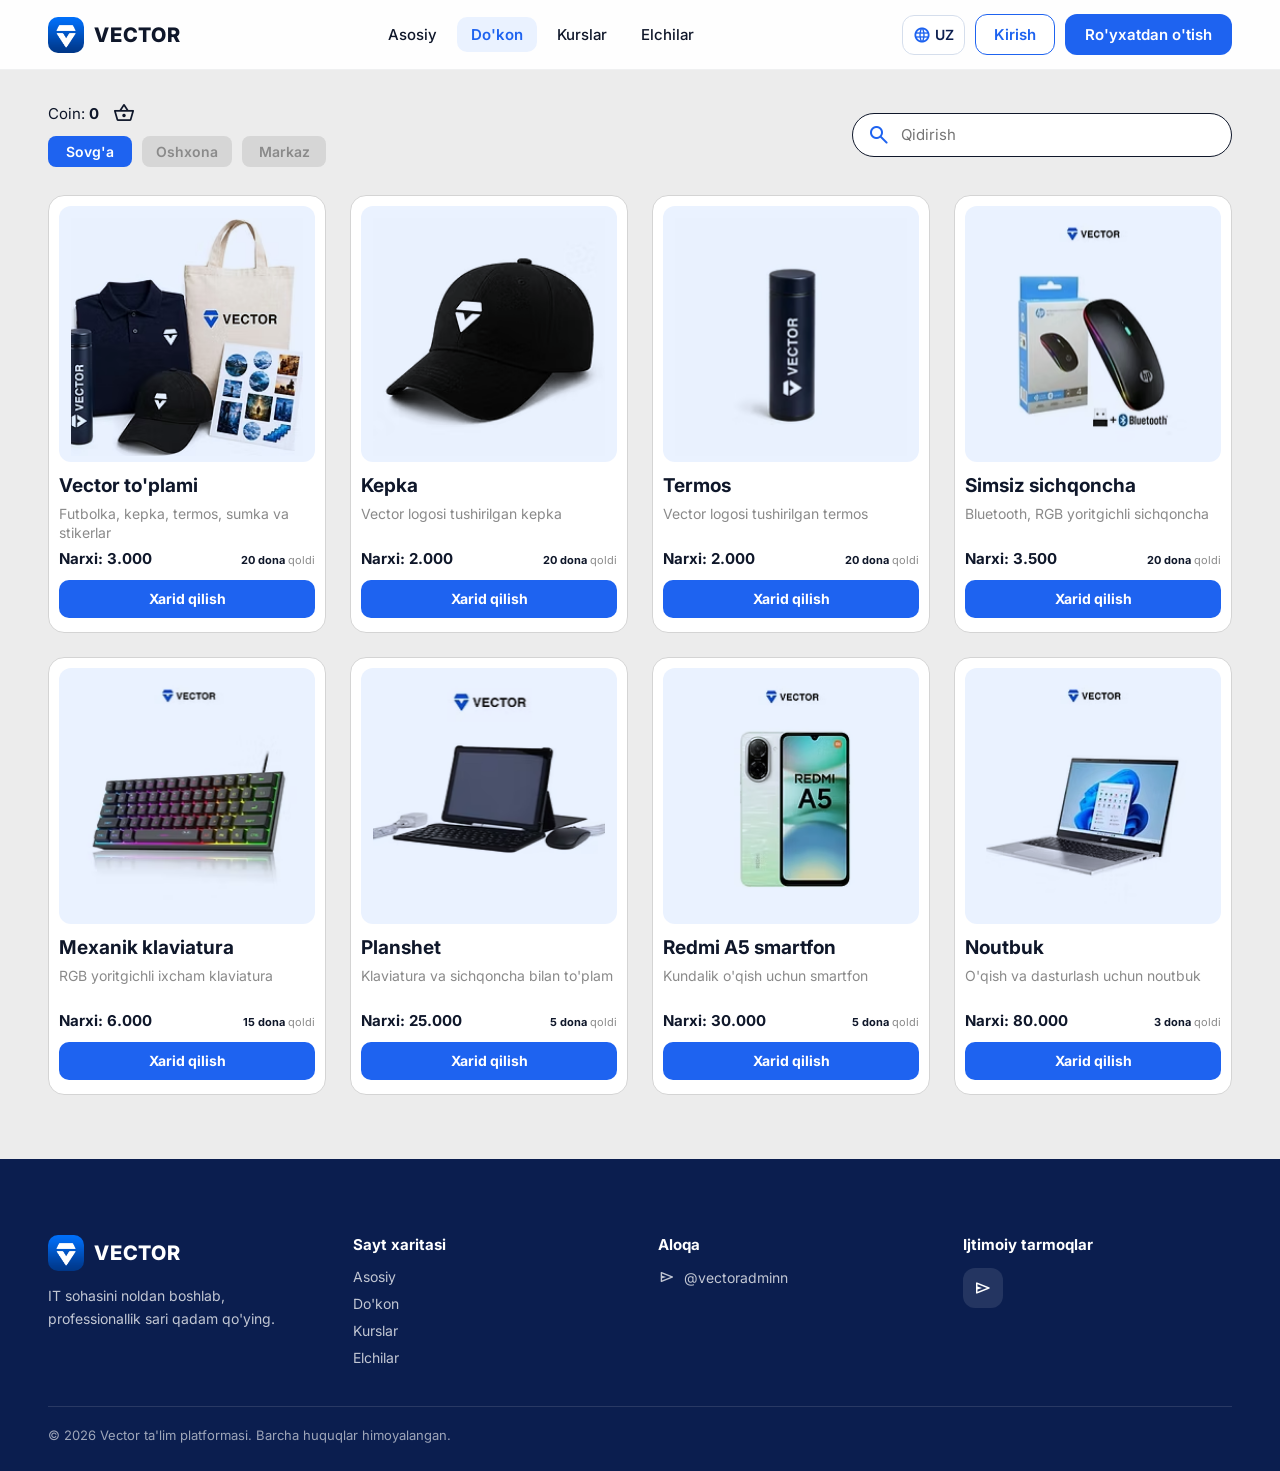
<file: dokon.html>
<!doctype html>
<html lang="uz">
<head>
<meta charset="utf-8">
<meta name="viewport" content="width=device-width, initial-scale=1">
<title>VECTOR — Do'kon</title>
<meta name="theme-color" content="#1E63F0">
<link rel="icon" href="assets/img/vector-logo.png">
<link rel="preconnect" href="https://fonts.googleapis.com"><link rel="preconnect" href="https://fonts.gstatic.com" crossorigin>
<link href="https://fonts.googleapis.com/css2?family=Inter:wght@400;500;600;700;800&display=swap" rel="stylesheet">
<link href="https://fonts.googleapis.com/css2?family=Material+Symbols+Rounded:opsz,wght,FILL@24,500,1&icon_names=add_a_photo,android,arrow_back,arrow_back_ios_new,arrow_forward,auto_awesome,badge,balance,block,bug_report,cake,call,campaign,check,check_circle,checkroom,close,cloud,code,content_copy,copyright,credit_card,currency_exchange,dark_mode,description,diamond,done,done_all,download,emoji_events,error,event_available,event_busy,event_repeat,expand_more,face,folder_open,gavel,grade,group,group_add,groups,handshake,help,info,input,language,light,lightbulb,local_shipping,location_on,lock,login,logout,menu,menu_book,military_tech,mode,north_east,note,notifications,orders,paid,password,payments,pending,person,phone,phone_iphone,photo_camera,pill,play_arrow,play_circle,quiz,radio,receipt_long,redeem,road,rocket_launch,savings,schedule,school,search,send,share,shield,shop,shopping_bag,shopping_basket,skeleton,smart_display,smartphone,store,subscriptions,support_agent,tab,tabs,tag,thumb_up,undo,verified,visibility,visibility_off,volunteer_activism,work,workspace_premium&display=block" rel="stylesheet">
<link rel="stylesheet" href="assets/css/site.css">
<style>
  body { background: #ECECEC; }
  main { max-width: 1280px; margin: 0 auto; padding: clamp(20px,3vw,32px) clamp(16px,4vw,48px) 64px; min-height: 70vh; }
  .top { display: flex; flex-wrap: wrap; align-items: center; justify-content: space-between; gap: 16px; margin-bottom: clamp(20px,3vw,28px); }
  .coins { display: flex; align-items: center; gap: 14px; font-size: 15px; }
  .tabs { display: flex; gap: 10px; }
  .tabs button { border: 0; cursor: pointer; min-width: 84px; padding: 7px 14px; border-radius: 8px; font-weight: 600; font-size: 14px; background: #D6D6D6; color: #8A8A8A; transition: background .2s, color .2s; }
  .tabs button[aria-selected="true"] { background: #1E63F0; color: #fff; }
  .search { flex: 0 1 380px; display: flex; align-items: center; gap: 8px; height: 44px; padding: 0 14px; background: #fff; border: 1.5px solid #0F172A; border-radius: 999px; }
  .search .ms { font-size: 24px; color: #1E63F0; }
  .search input { flex: 1; min-width: 0; border: 0; outline: none; font-size: 15px; background: transparent; }
  .grid { display: grid; grid-template-columns: repeat(auto-fill,minmax(min(100%,220px),1fr)); gap: clamp(14px,2vw,24px); }
  .card { background: #fff; border: 1.5px solid #D4D4D4; border-radius: 16px; padding: 10px 10px 14px; display: flex; flex-direction: column; gap: 6px; animation: vIn .5s cubic-bezier(.2,.7,.2,1) both; transition: transform .25s, box-shadow .25s; }
  .card:hover { transform: translateY(-4px); box-shadow: 0 16px 32px rgba(15,23,42,.12); }
  .card .img { aspect-ratio: 1; border-radius: 12px; background: #EAF2FF; padding: 12px; display: grid; place-items: center; overflow: hidden; }
  .card .img img { display: block; width: 100%; height: 100%; object-fit: contain; mix-blend-mode: multiply; transition: transform .35s; }
  .card:hover .img img { transform: scale(1.05); }
  .card h3 { margin: 6px 0 0; font-size: 19px; font-weight: 700; line-height: 1.25; }
  .card p { margin: 0; font-size: 14px; line-height: 1.4; color: #8A8A8A; min-height: 39px; }
  .row { display: flex; justify-content: space-between; align-items: baseline; gap: 8px; }
  .row small { font-size: 11px; color: #8A8A8A; }
  .row small b { color: #0F172A; }
  .buy { margin-top: 6px; border: 0; cursor: pointer; height: 38px; border-radius: 10px; background: #1E63F0; color: #fff; font-weight: 700; font-size: 14px; transition: background .2s, transform .2s; }
  .buy:hover { background: #1552cf; transform: translateY(-1px); }
  .buy[disabled] { background: #CBD5E1; cursor: default; transform: none; }
  .soon { padding: clamp(24px,4vw,48px) 20px 40px; display: flex; flex-direction: column; align-items: center; text-align: center; gap: 12px; }
  .soon img { display: block; width: clamp(180px,22vw,260px); height: auto; }
  .soon h2 { margin: 12px 0 0; font-weight: 800; font-size: clamp(26px,3vw,36px); text-wrap: balance; }
  .soon p { margin: 0; max-width: 520px; color: #64748B; font-size: clamp(15px,1.4vw,18px); line-height: 1.45; }
</style>
</head>
<body>
<div class="page">
<header id="vh"></header>
<main aria-label="Do'kon">
  <div class="top">
    <div style="display:flex;flex-direction:column;gap:12px">
      <div class="coins"><span>Coin: <strong id="coins">0</strong></span><span class="ms" style="font-size:22px" aria-hidden="true">shopping_basket</span></div>
      <div class="tabs" role="tablist" aria-label="Bo'limlar" id="tabs"><button role="tab" aria-selected="true" data-t="sovga">Sovg'a</button><button role="tab" aria-selected="false" data-t="oshxona">Oshxona</button><button role="tab" aria-selected="false" data-t="markaz">Markaz</button></div>
    </div>
    <label class="search"><span class="ms">search</span><input id="q" placeholder="Qidirish" aria-label="Sovg'alarni qidirish"></label>
  </div>
  <div class="grid" id="grid"></div>
  <div class="soon" id="soon" hidden><img src="assets/img/cat-empty.webp" alt="Hayron mushukcha — Vector maskoti"><h2 id="soonT"></h2><p>Darslarda faol ishtirok etib coinlar to'plang va ularni do'kondagi sovg'alarga ega bo'ling</p></div>
</main>
<footer id="vf"></footer>
</div>
<script src="assets/js/config.js"></script>
<script src="assets/js/api.js"></script>
<script src="assets/js/site.js"></script>
<script>
(function () {
  const { esc, loggedIn } = VSite;
  const fmt = n => Number(n || 0).toLocaleString('en-US').replace(/,/g, '.');
  const safe = u => /^(https:\/\/|assets\/)/.test(String(u || '')) ? u : '';
  const G = [["Vector to'plami", "Futbolka, kepka, termos, sumka va stikerlar", 3000, 20], ['Kepka', 'Vector logosi tushirilgan kepka', 2000, 20], ['Termos', 'Vector logosi tushirilgan termos', 2000, 20],
    ['Simsiz sichqoncha', 'Bluetooth, RGB yoritgichli sichqoncha', 3500, 20], ['Mexanik klaviatura', 'RGB yoritgichli ixcham klaviatura', 6000, 15], ['Planshet', "Klaviatura va sichqoncha bilan to'plam", 25000, 5],
    ['Redmi A5 smartfon', "Kundalik o'qish uchun smartfon", 30000, 5], ['Noutbuk', "O'qish va dasturlash uchun noutbuk", 80000, 3]];
  let ALL = G.map(([name, desc, price, stock], i) => ({ id: 'g' + i, name, desc, price, stock, category: 'sovga', image: 'assets/img/gifts/g' + String(i + 1).padStart(2, '0') + '.png' }));
  let tab = 'sovga', coins = 0;
  const TITLES = { oshxona: 'Oshxona', markaz: 'Markaz', sovga: "Sovg'alar" };
  function draw() {
    const q = document.getElementById('q').value.trim().toLowerCase();
    const list = ALL.filter(p => (p.category || 'sovga') === tab).filter(p => !q || (p.name + ' ' + p.desc).toLowerCase().includes(q));
    document.getElementById('grid').innerHTML = list.map((g, i) => `<article class="card" style="animation-delay:${i * 30}ms">
      <div class="img">${safe(g.image) ? `<img src="${esc(g.image)}" alt="${esc(g.name)}" loading="lazy">` : ''}</div>
      <h3>${esc(g.name)}</h3><p>${esc(g.desc)}</p>
      <div class="row"><strong style="font-size:15px">Narxi: ${fmt(g.price)}</strong><small><b>${Number(g.stock) || 0} dona</b> qoldi</small></div>
      <button class="buy" data-id="${esc(g.id)}" ${g.stock > 0 ? '' : 'disabled'}>${g.stock > 0 ? 'Xarid qilish' : 'Tugagan'}</button></article>`).join('');
    const soon = document.getElementById('soon');
    soon.hidden = list.length > 0;
    document.getElementById('soonT').textContent = q ? 'Hech narsa topilmadi' : TITLES[tab] + ' hali yaratilmagan';
    document.querySelectorAll('.buy').forEach(b => b.onclick = () => {
      if (!loggedIn) return VSite.gate("Sovg'ani olish uchun ro'yxatdan o'ting", "Sovg'alar Vector coinlari evaziga beriladi. Akkaunt oching, darslarda coin to'plang va sovg'alarni qo'lga kiriting.");
      location.href = 'kabinet.html#dokon';
    });
  }
  document.querySelectorAll('#tabs button').forEach(b => b.onclick = () => { tab = b.dataset.t; document.querySelectorAll('#tabs button').forEach(x => x.setAttribute('aria-selected', x === b)); draw(); });
  document.getElementById('q').addEventListener('input', draw);
  const pub = VX.cachedPublic(); if (pub && pub.products && pub.products.length) ALL = pub.products;
  draw();
  VX.publicData().then(d => { if (d.products) { ALL = d.products; draw(); } }).catch(() => {});
  if (loggedIn) VX.call('me').then(r => { coins = r.user.coins; document.getElementById('coins').textContent = fmt(coins); }).catch(() => {});
})();
</script>
<script src="assets/js/vector-i18n.js"></script>
<script src="assets/js/vector-i18n-dict.js"></script>
</body>
</html>
</file>
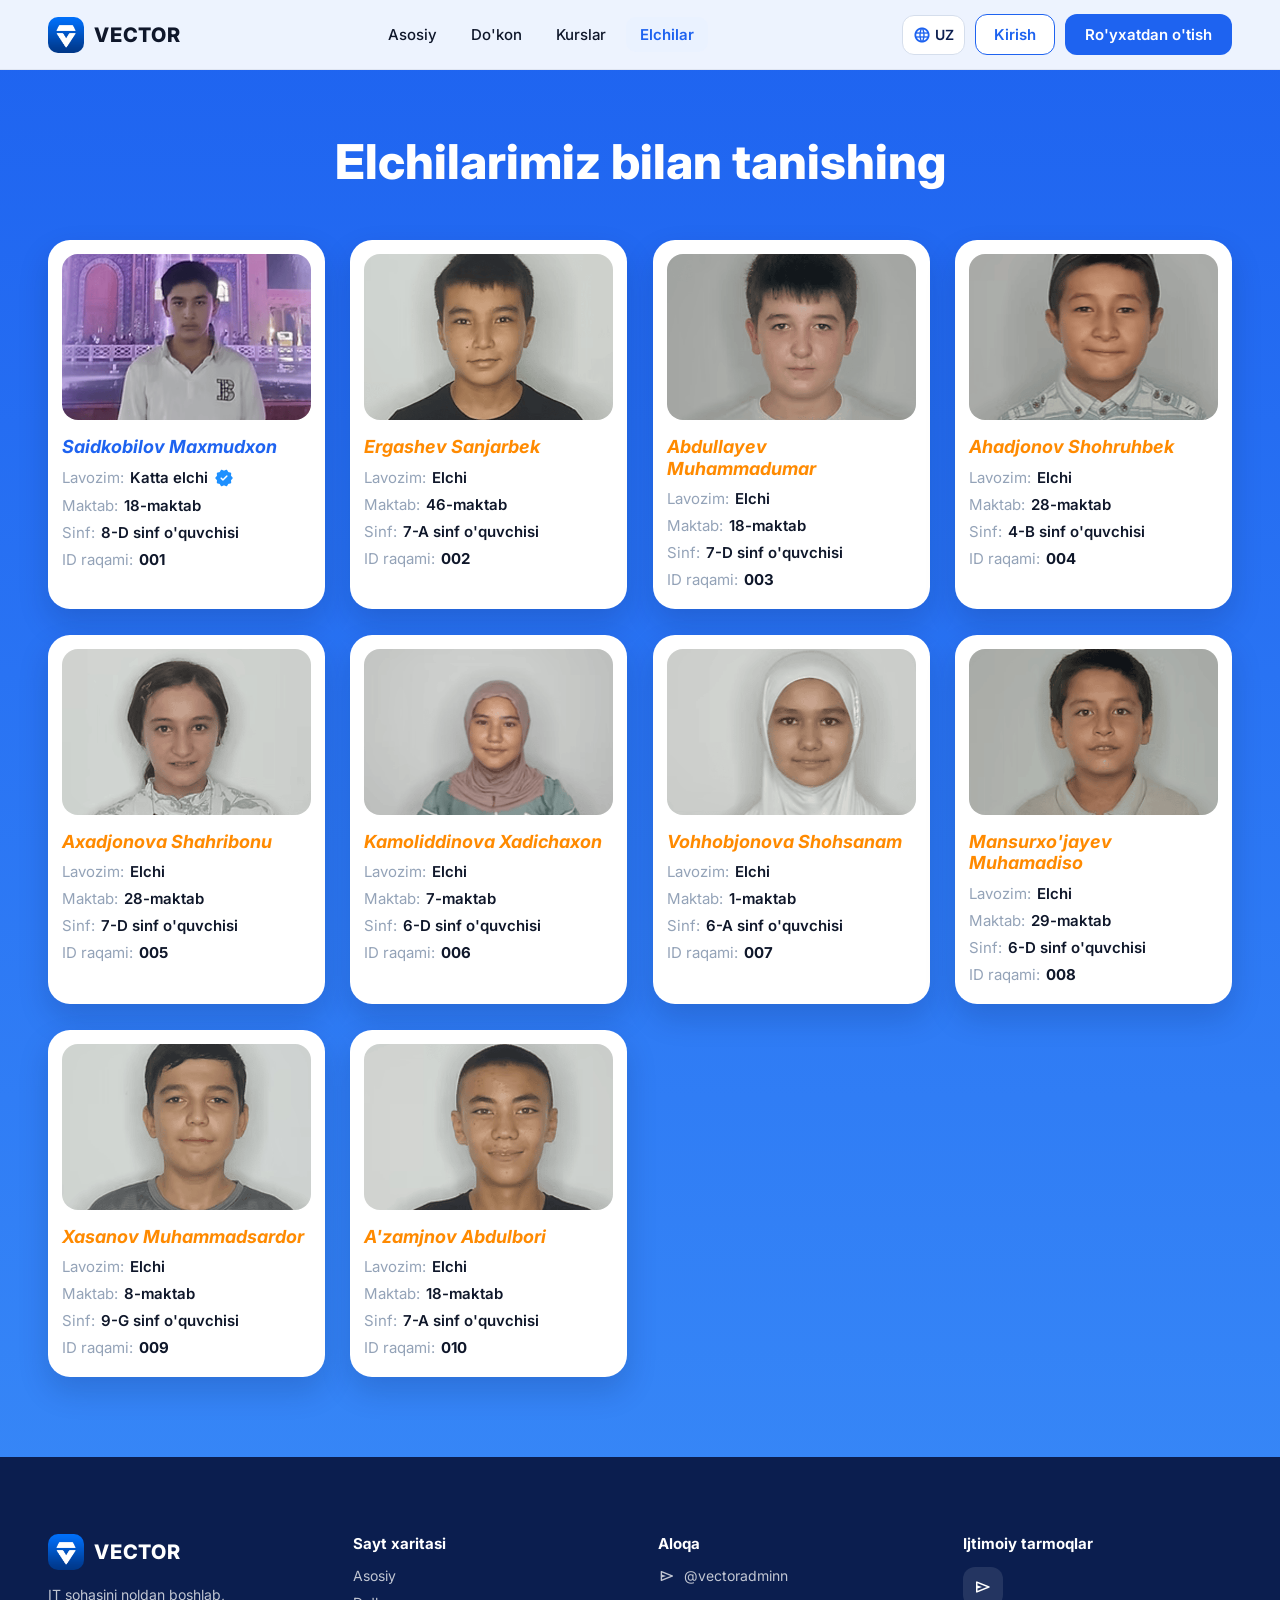
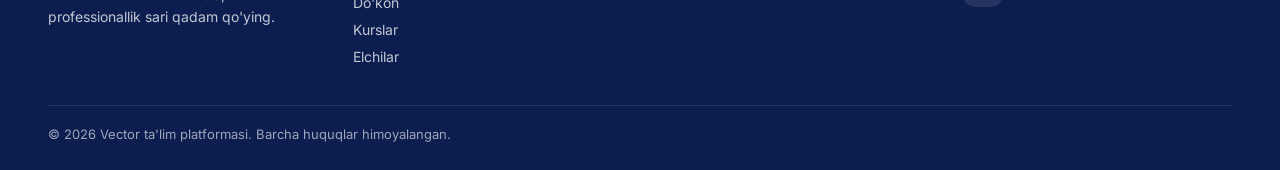
<file: elchilar.html>
<!doctype html>
<html lang="uz">
<head>
<meta charset="utf-8">
<meta name="viewport" content="width=device-width, initial-scale=1">
<title>VECTOR — Elchilar</title>
<meta name="theme-color" content="#1E63F0">
<link rel="icon" href="assets/img/vector-logo.png">
<link rel="preconnect" href="https://fonts.googleapis.com"><link rel="preconnect" href="https://fonts.gstatic.com" crossorigin>
<link href="https://fonts.googleapis.com/css2?family=Inter:wght@400;500;600;700;800&display=swap" rel="stylesheet">
<link href="https://fonts.googleapis.com/css2?family=Material+Symbols+Rounded:opsz,wght,FILL@24,500,1&icon_names=add_a_photo,android,arrow_back,arrow_back_ios_new,arrow_forward,auto_awesome,badge,balance,block,bug_report,cake,call,campaign,check,check_circle,checkroom,close,cloud,code,content_copy,copyright,credit_card,currency_exchange,dark_mode,description,diamond,done,done_all,download,emoji_events,error,event_available,event_busy,event_repeat,expand_more,face,folder_open,gavel,grade,group,group_add,groups,handshake,help,info,input,language,light,lightbulb,local_shipping,location_on,lock,login,logout,menu,menu_book,military_tech,mode,north_east,note,notifications,orders,paid,password,payments,pending,person,phone,phone_iphone,photo_camera,pill,play_arrow,play_circle,quiz,radio,receipt_long,redeem,road,rocket_launch,savings,schedule,school,search,send,share,shield,shop,shopping_bag,shopping_basket,skeleton,smart_display,smartphone,store,subscriptions,support_agent,tab,tabs,tag,thumb_up,undo,verified,visibility,visibility_off,volunteer_activism,work,workspace_premium&display=block" rel="stylesheet">
<link rel="stylesheet" href="assets/css/site.css">
<style>
  .bg { background: linear-gradient(180deg,#1E63F0 0%,#3B8DF8 100%); }
  main { max-width: 1320px; margin: 0 auto; padding: clamp(32px,5vw,64px) clamp(16px,4vw,48px) 80px; }
  h1 { margin: 0 0 clamp(28px,4vw,56px); text-align: center; color: #fff; font-weight: 800; font-size: clamp(30px,4vw,48px); line-height: 1.15; text-wrap: balance; }
  .grid { display: grid; grid-template-columns: repeat(auto-fill,minmax(min(100%,220px),1fr)); gap: clamp(14px,2vw,28px); }
  .card { background: #fff; border-radius: 22px; padding: 14px 14px 20px; display: flex; flex-direction: column; gap: 8px; box-shadow: 0 14px 30px rgba(11,30,79,.18); animation: vIn .5s cubic-bezier(.2,.7,.2,1) both; transition: transform .25s, box-shadow .25s; }
  .card:hover { transform: translateY(-4px); box-shadow: 0 22px 40px rgba(11,30,79,.25); }
  .card .img { aspect-ratio: 3/2; border-radius: 16px; overflow: hidden; background: #E2E8F0; }
  .card .img img { display: block; width: 100%; height: 100%; object-fit: cover; }
  .card h2 { margin: 8px 0 2px; font-size: 18px; font-weight: 700; font-style: italic; line-height: 1.2; color: #FF8A00; text-wrap: balance; }
  .card.lead h2 { color: #1E63F0; }
  .card .r { display: flex; align-items: center; gap: 6px; font-size: 15px; }
  .card .r span:first-child { color: #94A3B8; }
  .card .r strong { font-weight: 600; }
</style>
</head>
<body>
<div class="page bg">
<header id="vh"></header>
<main>
  <h1>Elchilarimiz bilan tanishing</h1>
  <div class="grid" id="grid"></div>
</main>
<footer id="vf"></footer>
</div>
<script src="assets/js/config.js"></script>
<script src="assets/js/api.js"></script>
<script src="assets/js/site.js"></script>
<script>
(function () {
  const { esc } = VSite;
  const PEOPLE = [
    ['Saidkobilov Maxmudxon', 'Katta elchi', '18-maktab', '8-D'], ['Ergashev Sanjarbek', 'Elchi', '46-maktab', '7-A'], ['Abdullayev Muhammadumar', 'Elchi', '18-maktab', '7-D'],
    ['Ahadjonov Shohruhbek', 'Elchi', '28-maktab', '4-B'], ['Axadjonova Shahribonu', 'Elchi', '28-maktab', '7-D'], ['Kamoliddinova Xadichaxon', 'Elchi', '7-maktab', '6-D'],
    ['Vohhobjonova Shohsanam', 'Elchi', '1-maktab', '6-A'], ["Mansurxo'jayev Muhamadiso", 'Elchi', '29-maktab', '6-D'], ['Xasanov Muhammadsardor', 'Elchi', '8-maktab', '9-G'],
    ["A'zamjnov Abdulbori", 'Elchi', '18-maktab', '7-A']
  ];
  document.getElementById('grid').innerHTML = PEOPLE.map(([name, role, school, grade], i) => {
    const id = String(i + 1).padStart(3, '0'), lead = role === 'Katta elchi';
    return `<article class="card ${lead ? 'lead' : ''}" style="animation-delay:${i * 50}ms">
      <div class="img"><img src="assets/img/elchilar/e${id.slice(1)}.png" alt="${esc(name)}" loading="lazy"></div>
      <h2>${esc(name)}</h2>
      <div class="r"><span>Lavozim:</span><strong>${esc(role)}</strong>${lead ? '<span class="ms" aria-label="Tasdiqlangan" style="font-size:20px;color:#1E90FF;font-variation-settings:\'FILL\' 1">verified</span>' : ''}</div>
      <div class="r"><span>Maktab:</span><strong>${esc(school)}</strong></div>
      <div class="r"><span>Sinf:</span><strong>${esc(grade)} sinf o'quvchisi</strong></div>
      <div class="r"><span>ID raqami:</span><strong style="font-weight:700">${id}</strong></div></article>`;
  }).join('');
})();
</script>
<script src="assets/js/vector-i18n.js"></script>
<script src="assets/js/vector-i18n-dict.js"></script>
</body>
</html>
</file>
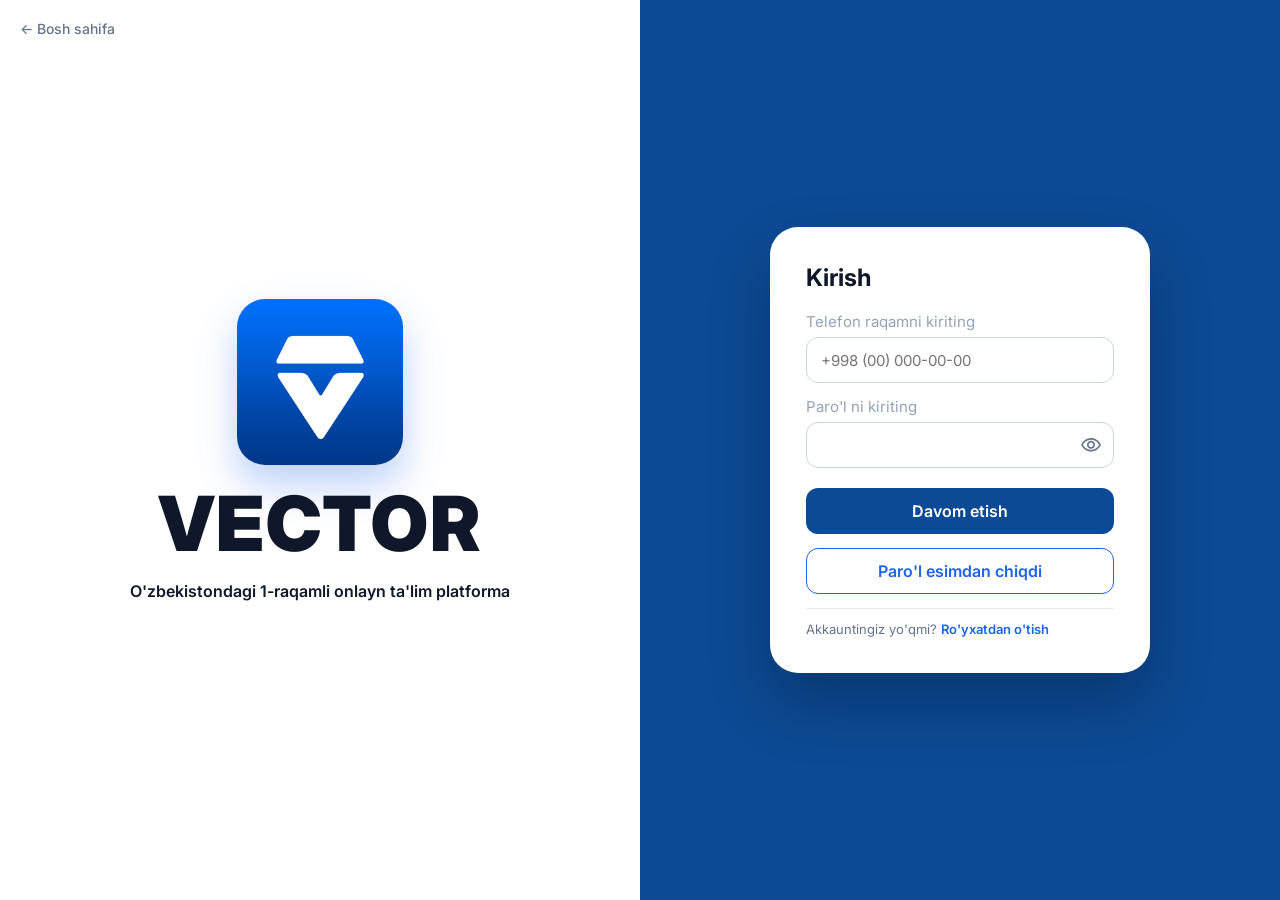
<file: kabinet.html>
<!doctype html>
<html lang="uz">
<head>
<meta charset="utf-8">
<meta name="viewport" content="width=device-width, initial-scale=1">
<title>VECTOR — onlayn ta'lim platformasi</title>
<meta name="theme-color" content="#1E63F0">
<link rel="icon" href="assets/img/vector-logo.png">
<link rel="preconnect" href="https://fonts.googleapis.com"><link rel="preconnect" href="https://fonts.gstatic.com" crossorigin>
<link href="https://fonts.googleapis.com/css2?family=Inter:wght@400;500;600;700;800;900&display=swap" rel="stylesheet">
<link href="https://fonts.googleapis.com/css2?family=Material+Symbols+Rounded:opsz,wght,FILL@24,500,1&icon_names=add_a_photo,android,arrow_back,arrow_back_ios_new,arrow_forward,auto_awesome,badge,balance,block,bug_report,cake,call,campaign,check,check_circle,checkroom,close,cloud,code,content_copy,copyright,credit_card,currency_exchange,dark_mode,description,diamond,done,done_all,download,emoji_events,error,event_available,event_busy,event_repeat,expand_more,face,folder_open,gavel,grade,group,group_add,groups,handshake,help,info,input,language,light,lightbulb,local_shipping,location_on,lock,login,logout,menu,menu_book,military_tech,mode,north_east,note,notifications,orders,paid,password,payments,pending,person,phone,phone_iphone,photo_camera,pill,play_arrow,play_circle,quiz,radio,receipt_long,redeem,road,rocket_launch,savings,schedule,school,search,send,share,shield,shop,shopping_bag,shopping_basket,skeleton,smart_display,smartphone,store,subscriptions,support_agent,tab,tabs,tag,thumb_up,undo,verified,visibility,visibility_off,volunteer_activism,work,workspace_premium&display=block" rel="stylesheet">
<link rel="stylesheet" href="assets/css/app.css">
<link rel="stylesheet" href="assets/css/site.css">
<style>
  :root { --k-bg: #EFF4FC; --k-card: #fff; --k-ink: #0F172A; --k-ink2: #334155; --k-muted: #64748B; --k-soft: #F1F5FB; --k-line: #E2E8F0; --k-blue: #1E63F0; --k-blue-l: #EAF2FF; --k-navy: #0B1E4F; --k-orange: #FF8A00; --k-orange-l: #FFF3E3; }
  [data-theme="dark"] { --k-bg: #0A1120; --k-card: #111B2F; --k-ink: #E8EEF8; --k-ink2: #C3CEDF; --k-muted: #94A3B8; --k-soft: #16223A; --k-line: #22304A; --k-blue-l: #16233E; --k-orange-l: #3A2610; }
  body { background: var(--k-bg); color: var(--k-ink); font-family: Inter, system-ui, sans-serif; }
  .k-main { max-width: 1216px; margin: 0 auto; padding: 32px 16px 80px; min-height: 70vh; }
  #view:focus { outline: none; }
  .k-card { background: var(--k-card); border-radius: 22px; }
  .k-pad { padding: 24px 28px; }
  .k-h1 { margin: 0; font-size: clamp(24px, 2.6vw, 30px); font-weight: 800; color: var(--k-ink); letter-spacing: -.01em; }
  .k-sub { margin: 6px 0 0; color: var(--k-muted); font-size: 15px; }
  .ms.f { font-variation-settings: 'FILL' 1; }
  .k-coin { display: inline-flex; align-items: center; gap: 6px; font-weight: 800; }
  .k-coin::before { content: 'S'; width: 20px; height: 20px; border-radius: 50%; background: radial-gradient(circle at 35% 35%, #FFC765, #FF9500 70%); color: #fff; font-size: 11px; font-weight: 900; display: grid; place-items: center; flex: none; box-shadow: inset 0 0 0 1.5px rgba(255,255,255,.5); }
  .k-btn { display: inline-flex; align-items: center; justify-content: center; gap: 8px; min-height: 48px; padding: 10px 24px; border: 0; border-radius: 14px; font: 700 16px Inter, system-ui, sans-serif; cursor: pointer; text-decoration: none; transition: background .2s, transform .15s, box-shadow .2s; }
  .k-btn:active { transform: translateY(1px); }
  .k-btn[disabled] { opacity: .55; cursor: not-allowed; }
  .k-btn.or { background: var(--k-orange); color: #fff; } .k-btn.or:hover { background: #F07F00; color: #fff; }
  .k-btn.bl { background: var(--k-blue); color: #fff; } .k-btn.bl:hover { background: #1552CF; color: #fff; }
  .k-btn.ln { background: var(--k-card); color: var(--k-blue); box-shadow: inset 0 0 0 1.5px var(--k-blue); } .k-btn.ln:hover { background: var(--k-blue-l); }
  .k-btn.gr { background: var(--k-soft); color: var(--k-ink2); } .k-btn.gr:hover { background: var(--k-line); }
  .k-btn.sm { min-height: 40px; padding: 8px 16px; font-size: 15px; border-radius: 12px; }
  .k-btn.full { width: 100%; }
  .k-search { display: flex; align-items: center; gap: 10px; height: 52px; padding: 0 18px; background: var(--k-soft); border-radius: 14px; color: var(--k-muted); }
  .k-search input { flex: 1; min-width: 0; border: 0; outline: none; background: transparent; font: 500 16px Inter, system-ui; color: var(--k-ink); }
  .k-search:focus-within { box-shadow: 0 0 0 2px var(--k-blue); }
  .k-empty { padding: 48px 20px; display: flex; flex-direction: column; align-items: center; gap: 10px; text-align: center; color: var(--k-muted); }
  .k-empty img { width: 170px; }
  .k-empty b { font-size: 21px; color: var(--k-ink); }
  .k-badge { display: inline-flex; align-items: center; gap: 6px; padding: 5px 12px; border-radius: 999px; font-size: 13px; font-weight: 700; background: var(--k-blue-l); color: var(--k-blue); }
  .k-badge.or { background: var(--k-orange-l); color: #E07800; } .k-badge.gn { background: #E3F8EC; color: #12A150; } .k-badge.rd { background: #FDECEC; color: #E5484D; } .k-badge.gy { background: var(--k-soft); color: var(--k-muted); }
  .k-back { display: inline-flex; align-items: center; gap: 6px; color: var(--k-muted); font-weight: 600; margin-bottom: 16px; }
  .k-back:hover { color: var(--k-blue); }
  .k-progress { height: 8px; background: var(--k-soft); border-radius: 99px; overflow: hidden; }
  .k-progress > i { display: block; height: 100%; background: var(--k-blue); border-radius: inherit; }

  /* ---- kurslar ---- */
  .k-top { display: flex; align-items: center; gap: 16px; padding: 18px 24px; flex-wrap: wrap; }
  .k-top .ico { width: 48px; height: 48px; border-radius: 14px; background: var(--k-blue-l); color: var(--k-blue); display: grid; place-items: center; flex: none; }
  .k-top .ico .ms { font-size: 26px; }
  .k-top h1 { margin: 0; font-size: 22px; font-weight: 800; }
  .k-top small { color: var(--k-muted); font-size: 13px; }
  .k-top .k-search { margin-left: auto; flex: 0 1 420px; }
  .k-lockbar { margin-top: 26px; display: flex; align-items: center; gap: 14px; padding: 16px 20px 16px 24px; background: var(--k-navy); color: #fff; border-radius: 18px; flex-wrap: wrap; }
  .k-lockbar .ms { color: #FFB347; font-size: 26px; }
  .k-lockbar p { margin: 0; flex: 1 1 260px; font-weight: 600; }
  .k-cgrid { margin-top: 26px; display: grid; grid-template-columns: repeat(auto-fill, minmax(min(100%, 330px), 1fr)); gap: 24px; }
  .k-course { background: var(--k-card); border-radius: 22px; padding: 10px 10px 14px; display: flex; flex-direction: column; gap: 10px; color: var(--k-ink); transition: transform .2s, box-shadow .2s; }
  .k-course:hover { transform: translateY(-4px); box-shadow: 0 18px 40px rgba(11,30,79,.12); color: var(--k-ink); }
  .k-course .img { position: relative; aspect-ratio: 3/2; border-radius: 16px; overflow: hidden; background: #0A1B4A; }
  .k-course .img img { width: 100%; height: 100%; object-fit: cover; display: block; }
  .k-course .lock { position: absolute; top: 12px; right: 12px; width: 36px; height: 36px; border-radius: 50%; background: #fff; display: grid; place-items: center; color: var(--k-orange); box-shadow: 0 4px 12px rgba(0,0,0,.15); }
  .k-course .lock .ms { font-size: 20px; }
  .k-course h3 { margin: 4px 8px 0; font-size: 19px; font-weight: 700; }
  .k-teacher { margin: 0 8px; display: flex; align-items: center; gap: 10px; color: var(--k-ink2); font-size: 15px; }
  .k-teacher i { width: 28px; height: 28px; border-radius: 50%; background: var(--k-blue-l); color: var(--k-blue); display: grid; place-items: center; font-style: normal; }
  .k-teacher i .ms { font-size: 18px; }
  .k-course .prog { margin: 0 8px; display: flex; align-items: center; gap: 10px; font-size: 13px; font-weight: 600; color: var(--k-muted); }
  .k-course .prog .k-progress { flex: 1; }
  .k-course .k-btn { margin: 4px 4px 0; }

  /* kurs va dars */
  .k-chead { display: grid; grid-template-columns: minmax(0, 340px) 1fr; gap: 24px; padding: 14px; align-items: center; }
  .k-chead .img { border-radius: 16px; overflow: hidden; aspect-ratio: 3/2; background: #0A1B4A; }
  .k-chead .img img { width: 100%; height: 100%; object-fit: cover; display: block; }
  @media (max-width: 720px) { .k-chead { grid-template-columns: 1fr; } }
  .k-lessons { display: flex; flex-direction: column; gap: 12px; margin-top: 22px; }
  .k-lesson { display: flex; align-items: center; gap: 16px; padding: 16px 20px; background: var(--k-card); border-radius: 18px; color: var(--k-ink); transition: box-shadow .2s; }
  a.k-lesson:hover { box-shadow: 0 0 0 2px var(--k-blue); color: var(--k-ink); }
  .k-lesson .n { width: 44px; height: 44px; border-radius: 50%; background: var(--k-blue-l); color: var(--k-blue); display: grid; place-items: center; font-weight: 800; flex: none; }
  .k-lesson.done .n { background: #E3F8EC; color: #12A150; }
  .k-lesson.locked { opacity: .6; }
  .k-lesson .t { flex: 1; min-width: 0; }
  .k-lesson .t b { display: block; overflow: hidden; text-overflow: ellipsis; white-space: nowrap; }
  .k-lesson .t span { color: var(--k-muted); font-size: 13px; }
  .k-video { aspect-ratio: 16/9; border-radius: 22px; overflow: hidden; background: #0B1430; display: grid; place-items: center; color: #9FB3D9; }
  .k-video iframe { width: 100%; height: 100%; border: 0; }
  .k-q { padding: 18px 20px; border-radius: 18px; border: 1.5px solid var(--k-line); margin: 0; }
  .k-q h4 { margin: 0 0 12px; font-size: 16px; }
  .k-q.good { border-color: #12A150; background: #E3F8EC; } .k-q.bad { border-color: #E5484D; background: #FDECEC; }
  [data-theme="dark"] .k-q.good { background: #0F2E22; } [data-theme="dark"] .k-q.bad { background: #3A1616; }
  .k-opt { display: flex; align-items: center; gap: 12px; padding: 12px 14px; border-radius: 14px; border: 1.5px solid var(--k-line); cursor: pointer; margin-top: 8px; background: var(--k-card); }
  .k-opt:hover { border-color: var(--k-blue); }
  .k-opt input { width: 18px; height: 18px; accent-color: var(--k-blue); }
  .k-opt:has(input:checked) { border-color: var(--k-blue); background: var(--k-blue-l); }

  /* ---- premium ---- */
  .k-ptop { display: flex; align-items: center; justify-content: space-between; gap: 16px; flex-wrap: wrap; }
  .k-ptop .left { display: inline-flex; align-items: center; gap: 10px; padding: 12px 20px; background: var(--k-card); border-radius: 16px; font-size: 15px; color: var(--k-ink2); }
  .k-ptop .left .ms { color: var(--k-orange); }
  .k-ptop .left b { color: var(--k-orange); }
  .k-phead { text-align: center; margin: 44px auto 0; max-width: 680px; }
  .k-phead h2 { margin: 0; font-size: clamp(30px, 4vw, 44px); font-weight: 800; color: var(--k-blue); letter-spacing: -.01em; }
  .k-phead p { margin: 14px 0 0; color: var(--k-ink2); font-size: 17px; line-height: 1.55; }
  .k-tog { display: inline-grid; grid-template-columns: 1fr 1fr; gap: 4px; padding: 6px; background: var(--k-card); border-radius: 999px; margin: 28px auto 0; box-shadow: 0 6px 20px rgba(11,30,79,.06); }
  .k-tog button { border: 0; background: transparent; border-radius: 999px; padding: 12px 30px; font: 700 16px Inter, system-ui; color: var(--k-ink); cursor: pointer; }
  .k-tog button[aria-pressed="true"] { background: var(--k-blue); color: #fff; }
  .k-plans { margin-top: 42px; display: grid; grid-template-columns: repeat(3, 1fr); gap: 26px; align-items: stretch; }
  @media (max-width: 960px) { .k-plans { grid-template-columns: 1fr; max-width: 460px; margin-left: auto; margin-right: auto; } }
  .k-plan { position: relative; background: var(--k-card); border-radius: 26px; padding: 34px 26px 26px; display: flex; flex-direction: column; border: 2px solid transparent; }
  .k-plan.pop { border-color: var(--k-orange); }
  .k-plan .tag { position: absolute; top: -14px; left: 50%; transform: translateX(-50%); background: var(--k-orange); color: #fff; font-size: 13px; font-weight: 700; padding: 4px 14px; border-radius: 999px; white-space: nowrap; }
  .k-plan .nm { align-self: center; min-width: 180px; text-align: center; padding: 6px 20px; background: var(--k-blue); color: #fff; border-radius: 999px; font-weight: 800; font-size: 19px; letter-spacing: .03em; }
  .k-plan .old { margin-top: 18px; text-align: center; color: #94A3B8; text-decoration: line-through; font-size: 14px; min-height: 20px; }
  .k-plan .price { text-align: center; font-size: clamp(32px, 3.4vw, 40px); font-weight: 800; color: var(--k-blue); line-height: 1.1; white-space: nowrap; }
  .k-plan .per { text-align: center; color: var(--k-muted); font-size: 13.5px; margin-top: 6px; }
  .k-plan hr { border: 0; border-top: 1px solid var(--k-line); margin: 24px 0 20px; width: 100%; }
  .k-plan ul { list-style: none; margin: 0 0 28px; padding: 0; display: flex; flex-direction: column; gap: 18px; flex: 1; }
  .k-plan li { display: flex; gap: 12px; align-items: flex-start; font-size: 16px; color: var(--k-ink); }
  .k-plan li .ms { color: var(--k-blue); font-size: 22px; flex: none; }
  /* to'lov oynasi */
  .modal.k-mod { width: min(480px, 100%); padding: 22px; background: var(--k-bg); border-radius: 26px; }
  .k-mh { display: flex; align-items: center; justify-content: space-between; gap: 12px; margin-bottom: 16px; }
  .k-mh h2 { margin: 0 !important; font-size: 21px !important; font-weight: 800; }
  .k-x { width: 38px; height: 38px; border: 0; border-radius: 12px; background: var(--k-card); color: var(--k-ink); cursor: pointer; display: grid; place-items: center; }
  .k-sel { display: flex; align-items: center; gap: 14px; padding: 14px; background: var(--k-card); border: 1.5px solid var(--k-blue); border-radius: 18px; }
  .k-sel i { width: 48px; height: 48px; border-radius: 14px; background: linear-gradient(135deg, #2A6BF2, #0D3FB5); display: grid; place-items: center; flex: none; }
  .k-sel i img { width: 30px; }
  .k-sel b { display: block; font-size: 16px; } .k-sel small { color: var(--k-muted); }
  .k-seg2 { display: grid; grid-template-columns: 1fr 1fr; gap: 6px; padding: 4px; background: var(--k-card); border-radius: 14px; margin-top: 12px; }
  .k-seg2 button { border: 0; background: transparent; border-radius: 10px; height: 42px; font: 700 15px Inter, system-ui; color: var(--k-ink); cursor: pointer; }
  .k-seg2 button[aria-pressed="true"] { background: var(--k-blue); color: #fff; }
  .k-sum { margin-top: 12px; background: var(--k-card); border-radius: 18px; padding: 16px 18px; display: flex; flex-direction: column; gap: 10px; font-size: 15px; }
  .k-sum .r { display: flex; justify-content: space-between; gap: 10px; color: var(--k-ink2); }
  .k-sum .r b { color: var(--k-ink); }
  .k-sum .tot { border-top: 1px solid var(--k-line); padding-top: 12px; margin-top: 4px; align-items: center; }
  .k-sum .tot b { font-size: 26px; color: var(--k-blue); }
  .k-pm-h { margin: 18px 0 10px; font-weight: 700; }
  .k-pm { display: grid; grid-template-columns: repeat(auto-fit, minmax(90px, 1fr)); gap: 8px; }
  .k-pm button { height: 56px; border-radius: 14px; border: 1.5px solid var(--k-line); background: var(--k-card); cursor: pointer; font: 800 18px Inter, system-ui; }
  .k-pm button[aria-pressed="true"] { border-color: var(--k-blue); box-shadow: 0 0 0 1px var(--k-blue); }
  .k-pm .payme { color: #00BAC1; } .k-pm .click { color: #0A6CFF; } .k-pm .card { color: var(--k-ink); font-size: 15px; }
  .k-pm .tezcheck { grid-column: 1 / -1; height: auto; min-height: 64px; padding: 10px 14px; display: flex; flex-direction: column; align-items: center; justify-content: center; gap: 2px; color: var(--k-blue); font-size: 16px; }
  .k-pm .tezcheck ~ .card { grid-column: 1 / -1; height: 48px; }
  .k-pm .tezcheck small { font: 500 12.5px Inter, system-ui; color: var(--k-ink2); }
  .k-paywait { display: flex; flex-direction: column; align-items: center; text-align: center; gap: 10px; padding: 6px 0; }
  .k-paywait img { width: 140px; }
  .k-paywait .k-spin { width: 34px; height: 34px; border-radius: 50%; border: 3px solid var(--k-line); border-top-color: var(--k-blue); animation: kspin .8s linear infinite; }
  @keyframes kspin { to { transform: rotate(360deg); } }
  .k-mact { display: flex; flex-direction: column; gap: 10px; margin-top: 18px; }
  .k-mact .k-btn { width: 100%; }
  .k-bank { padding: 18px 20px; border-radius: 18px; background: linear-gradient(120deg, #1E63F0, #0B2A7A); color: #fff; display: flex; flex-direction: column; gap: 6px; }
  .k-bank .num { font-size: clamp(20px, 5vw, 26px); font-weight: 800; letter-spacing: .06em; }
  .k-bank .row2 { display: flex; justify-content: space-between; gap: 10px; align-items: flex-end; font-weight: 600; }
  .k-bank .row2 b { font-size: 18px; }
  .k-steps { margin: 12px 0 0; padding: 14px 18px 14px 34px; background: var(--k-card); border-radius: 16px; line-height: 1.7; font-size: 14.5px; color: var(--k-ink2); }
  .k-up { margin-top: 12px; display: flex; align-items: center; gap: 14px; padding: 14px; border: 1.5px dashed #B8C6DE; border-radius: 16px; background: var(--k-card); cursor: pointer; }
  .k-up i { width: 48px; height: 48px; border-radius: 12px; background: var(--k-blue-l); color: var(--k-blue); display: grid; place-items: center; flex: none; overflow: hidden; }
  .k-up i img { width: 100%; height: 100%; object-fit: cover; }
  .k-up b { display: block; } .k-up small { color: var(--k-muted); }

  /* ---- do'kon ---- */
  .k-shoptop { display: flex; align-items: center; gap: 20px; padding: 16px 24px; flex-wrap: wrap; }
  .k-bal { display: flex; align-items: center; gap: 14px; min-width: 200px; }
  .k-bal i { width: 48px; height: 48px; border-radius: 14px; background: var(--k-orange-l); display: grid; place-items: center; font-style: normal; }
  .k-bal i::before { content: '$'; width: 28px; height: 28px; border-radius: 50%; background: #FF9500; color: #fff; display: grid; place-items: center; font-weight: 800; }
  .k-bal small { color: var(--k-muted); font-size: 13px; display: block; }
  .k-bal b { font-size: 24px; font-weight: 800; } .k-bal b span { font-size: 16px; font-weight: 500; color: var(--k-ink2); }
  .k-tabs { display: inline-flex; gap: 4px; padding: 4px; background: var(--k-soft); border-radius: 14px; }
  .k-tabs button { border: 0; background: transparent; padding: 10px 20px; border-radius: 10px; font: 600 15px Inter, system-ui; color: var(--k-ink2); cursor: pointer; }
  .k-tabs button[aria-selected="true"] { background: var(--k-card); color: var(--k-blue); box-shadow: 0 2px 8px rgba(11,30,79,.08); }
  .k-shoptop .k-search { flex: 1 1 260px; }
  @media (max-width: 640px) { .k-shoptop { padding: 16px; gap: 14px; } .k-shoptop .k-tabs { width: 100%; display: grid; grid-template-columns: repeat(3, 1fr); } .k-shoptop .k-search { flex: 1 1 0; min-width: 0; } .k-tog button { padding: 12px 18px; font-size: 15px; white-space: nowrap; } }
  .k-cart { width: 52px; height: 52px; border: 0; border-radius: 14px; background: var(--k-blue); color: #fff; cursor: pointer; display: grid; place-items: center; flex: none; }
  .k-pgrid { margin-top: 26px; display: grid; grid-template-columns: repeat(auto-fill, minmax(min(100%, 255px), 1fr)); gap: 22px; }
  .k-prod { background: var(--k-card); border-radius: 22px; padding: 10px 10px 14px; display: flex; flex-direction: column; gap: 6px; }
  .k-prod .img { position: relative; aspect-ratio: 1; border-radius: 16px; background: #EEF4FF; display: grid; place-items: center; overflow: hidden; }
  .k-prod .img img { width: 88%; height: 88%; object-fit: contain; mix-blend-mode: multiply; }
  [data-theme="dark"] .k-prod .img { background: #fff; }
  .k-prod .stock { position: absolute; top: 12px; left: 12px; background: #fff; color: #0F172A; font-size: 13px; font-weight: 600; padding: 4px 10px; border-radius: 999px; }
  .k-prod h3 { margin: 8px 6px 0; font-size: 18px; font-weight: 700; }
  .k-prod p { margin: 0 6px; color: var(--k-muted); font-size: 13.5px; line-height: 1.4; min-height: 38px; }
  .k-prod .row3 { margin: 8px 6px 0; display: flex; align-items: center; justify-content: space-between; gap: 8px; }
  .k-prod .row3 .k-coin { font-size: 19px; }
  .k-prod .row3 .k-btn { min-height: 42px; padding: 8px 16px; font-size: 15px; border-radius: 12px; }

  /* ---- liderlar ---- */
  .k-lead { max-width: 880px; margin: 0 auto; }
  .k-podium { margin-top: 26px; background: linear-gradient(160deg, #2F76F6, #1E63F0); border-radius: 26px; padding: 34px 32px 0; display: grid; grid-template-columns: 1fr 1fr 1fr; gap: 20px; align-items: end; overflow: hidden; }
  .k-pod { display: flex; flex-direction: column; align-items: center; gap: 8px; color: #fff; text-align: center; min-width: 0; }
  .k-pod .av { width: 76px; height: 76px; border-radius: 50%; display: grid; place-items: center; font-size: 30px; font-weight: 800; color: #fff; border: 4px solid #fff; overflow: hidden; }
  .k-pod .av img { width: 100%; height: 100%; object-fit: cover; }
  .k-pod.p1 .av { width: 92px; height: 92px; border-color: #FFC21A; background: #1E63F0; }
  .k-pod.p2 .av { background: #FF8A00; } .k-pod.p3 .av { background: #0B1E4F; border-color: #FF8A00; }
  .k-pod b { font-size: 16px; max-width: 100%; overflow: hidden; text-overflow: ellipsis; white-space: nowrap; }
  .k-pod .chip { display: inline-flex; align-items: center; gap: 6px; background: rgba(255,255,255,.2); padding: 4px 12px; border-radius: 999px; font-weight: 700; font-size: 14px; }
  .k-pod .chip.k-coin::before { width: 16px; height: 16px; font-size: 9px; }
  .k-pod .blk { width: 100%; margin-top: 10px; background: rgba(255,255,255,.25); border-radius: 18px 18px 0 0; display: grid; place-items: center; font-size: 44px; font-weight: 800; }
  .k-pod.p1 .blk { height: 150px; } .k-pod.p2 .blk { height: 110px; } .k-pod.p3 .blk { height: 80px; }
  @media (max-width: 560px) { .k-podium { padding: 24px 12px 0; gap: 8px; } .k-pod .av { width: 56px; height: 56px; font-size: 22px; } .k-pod.p1 .av { width: 68px; height: 68px; } .k-pod b { font-size: 13px; } .k-pod .blk { font-size: 30px; } }
  .k-meRow { margin-top: 24px; display: flex; align-items: center; gap: 16px; padding: 16px 24px; background: var(--k-navy); color: #fff; border-radius: 18px; }
  .k-meRow .rk { font-weight: 800; font-size: 18px; width: 32px; text-align: center; }
  .k-meRow b { display: block; } .k-meRow small { color: rgba(255,255,255,.75); }
  .k-meRow .k-coin { margin-left: auto; font-size: 18px; }
  .k-list { margin-top: 24px; padding: 8px 24px; }
  .k-li { display: flex; align-items: center; gap: 16px; padding: 14px 0; border-top: 1px solid var(--k-line); }
  .k-li:first-child { border-top: 0; }
  .k-li .rk { width: 32px; text-align: center; font-weight: 700; color: var(--k-muted); }
  .k-li b { display: block; } .k-li small { color: var(--k-muted); font-size: 13px; }
  .k-li .k-coin { margin-left: auto; font-size: 17px; }
  .k-av { width: 42px; height: 42px; border-radius: 50%; display: grid; place-items: center; color: #fff; font-weight: 800; flex: none; overflow: hidden; }
  .k-av img { width: 100%; height: 100%; object-fit: cover; }

  /* ---- bildirishnomalar ---- */
  .k-notif { max-width: 640px; margin: 0 auto; }
  .k-nh { display: grid; grid-template-columns: 44px 1fr 44px; align-items: center; text-align: center; margin-bottom: 22px; }
  .k-nh h1 { margin: 0; font-size: 22px; font-weight: 800; }
  .k-nh a, .k-nh span { width: 44px; height: 44px; display: grid; place-items: center; color: var(--k-ink); }
  .k-nh span { color: #9DB5E8; }
  .k-ni { display: flex; gap: 14px; padding: 16px 0; border-top: 1px solid var(--k-line); }
  .k-ni:first-child { border-top: 0; }
  .k-ni i { width: 42px; height: 42px; border-radius: 12px; background: var(--k-blue-l); color: var(--k-blue); display: grid; place-items: center; flex: none; font-style: normal; }
  .k-ni b { display: block; } .k-ni small { color: var(--k-muted); font-size: 13px; }

  /* ---- profil ---- */
  .k-prof { display: grid; grid-template-columns: 300px minmax(0, 1fr); gap: 24px; align-items: start; }
  .k-side { padding: 20px 10px 14px; position: sticky; top: 108px; }
  .k-side h2 { margin: 0 0 10px 10px; font-size: 22px; font-weight: 800; }
  .k-side a, .k-side button { width: 100%; display: flex; align-items: center; gap: 14px; padding: 12px 12px; border: 0; background: transparent; border-radius: 14px; font: 500 16px Inter, system-ui; color: var(--k-ink); cursor: pointer; text-align: left; }
  .k-side a .ms, .k-side button .ms { color: var(--k-blue); font-size: 24px; font-variation-settings: 'FILL' 1; flex: none; }
  .k-side a:hover, .k-side button:hover { background: var(--k-soft); color: var(--k-ink); }
  .k-side a[aria-current="page"] { background: var(--k-blue-l); color: var(--k-blue); font-weight: 600; }
  .k-side .val { margin-left: auto; color: var(--k-muted); font-size: 14px; }
  .k-side .out, .k-side .out .ms { color: #E5484D !important; }
  .k-sw { margin-left: auto; width: 42px; height: 24px; border-radius: 99px; background: #CBD5E1; position: relative; transition: background .2s; flex: none; }
  .k-sw::after { content: ''; position: absolute; top: 3px; left: 3px; width: 18px; height: 18px; border-radius: 50%; background: #fff; transition: transform .2s; }
  .k-sw.on { background: var(--k-blue); } .k-sw.on::after { transform: translateX(18px); }
  @media (max-width: 900px) {
    .k-prof { grid-template-columns: 1fr; }
    .k-side { position: static; display: flex; gap: 6px; overflow-x: auto; padding: 8px; scrollbar-width: none; }
    .k-side h2 { display: none; }
    .k-side a, .k-side button { width: auto; flex: none; padding: 10px 14px; font-size: 14px; white-space: nowrap; }
    .k-side .val { display: none; }
  }
  .k-form { display: grid; grid-template-columns: repeat(3, 1fr); gap: 18px 16px; margin-top: 26px; }
  @media (max-width: 860px) { .k-form { grid-template-columns: 1fr 1fr; } }
  @media (max-width: 520px) { .k-form { grid-template-columns: 1fr; } }
  .k-f { display: flex; flex-direction: column; gap: 8px; font-size: 14px; color: var(--k-ink2); }
  .k-f input, .k-f select { height: 50px; padding: 0 14px; border: 1.5px solid var(--k-line); border-radius: 14px; background: var(--k-card); font: 500 16px Inter, system-ui; color: var(--k-ink); width: 100%; }
  .k-f input:focus, .k-f select:focus { outline: none; border-color: var(--k-blue); }
  .k-f input[readonly] { background: var(--k-soft); color: var(--k-muted); }
  .k-me { display: flex; align-items: center; gap: 20px; margin-top: 22px; }
  .k-me .big { position: relative; width: 96px; height: 96px; border-radius: 50%; background: var(--k-navy); color: #fff; display: grid; place-items: center; font-size: 40px; font-weight: 800; box-shadow: 0 0 0 4px var(--k-card), 0 0 0 6px var(--k-blue-l); flex: none; }
  .k-me .big img { width: 100%; height: 100%; object-fit: cover; border-radius: 50%; }
  .k-me .cam { position: absolute; right: -4px; bottom: -4px; width: 34px; height: 34px; border-radius: 50%; background: var(--k-blue); color: #fff; display: grid; place-items: center; cursor: pointer; border: 3px solid var(--k-card); }
  .k-me .cam .ms { font-size: 18px; }
  .k-me b { display: block; font-size: 22px; font-weight: 800; }
  .k-sec { margin-top: 22px; }
  .k-tgc { display: flex; align-items: center; gap: 16px; flex-wrap: wrap; }
  .k-tgc .tg { width: 52px; height: 52px; border-radius: 50%; background: #2AABEE; color: #fff; display: grid; place-items: center; flex: none; }
  .k-tgc .tg svg { width: 28px; height: 28px; }
  .k-subcard { padding: 28px 30px; border-radius: 22px; background: linear-gradient(120deg, #3A4A63, #1E293B); color: #fff; display: flex; align-items: center; gap: 18px; flex-wrap: wrap; }
  .k-subcard.on { background: linear-gradient(120deg, #1E63F0, #0B2A7A); }
  .k-subcard i { width: 54px; height: 54px; border-radius: 16px; background: rgba(255,255,255,.15); display: grid; place-items: center; font-style: normal; }
  .k-subcard small { opacity: .8; } .k-subcard b { display: block; font-size: 30px; font-weight: 800; }
  .k-subcard .st { margin-left: auto; background: rgba(255,255,255,.15); padding: 6px 14px; border-radius: 999px; font-weight: 700; font-size: 14px; }
  .k-stats { display: grid; grid-template-columns: repeat(4, 1fr); gap: 16px; margin-top: 16px; }
  @media (max-width: 760px) { .k-stats { grid-template-columns: 1fr 1fr; } }
  .k-stat { background: var(--k-card); border-radius: 18px; padding: 18px 16px; display: flex; flex-direction: column; gap: 8px; }
  .k-stat i { width: 38px; height: 38px; border-radius: 12px; background: var(--k-blue-l); color: var(--k-blue); display: grid; place-items: center; font-style: normal; }
  .k-stat small { color: var(--k-muted); font-size: 14px; } .k-stat b { font-size: 18px; }
  .k-row { display: flex; align-items: center; justify-content: space-between; gap: 12px; padding: 14px 0; border-top: 1px solid var(--k-line); }
  .k-row:first-child { border-top: 0; }
  .k-about { display: grid; grid-template-columns: 1fr 1fr; gap: 30px; align-items: start; }
  @media (max-width: 760px) { .k-about { grid-template-columns: 1fr; } }
  .k-about .logo { aspect-ratio: 4/3; border-radius: 22px; background: linear-gradient(160deg, #1E73F6, #0047B8); display: grid; place-items: center; }
  .k-about .logo img { width: 52%; filter: brightness(0) invert(1); }
  .k-linkrow { display: flex; align-items: center; gap: 14px; padding: 12px 16px; border: 1.5px solid var(--k-line); border-radius: 14px; color: var(--k-ink); font-weight: 600; margin-top: 12px; }
  .k-linkrow:hover { border-color: var(--k-blue); color: var(--k-ink); }
  .k-linkrow i { width: 34px; height: 34px; border-radius: 10px; display: grid; place-items: center; color: #fff; font-style: normal; flex: none; }
  .k-linkrow .ms.go { margin-left: auto; }
  .k-chips { display: flex; flex-wrap: wrap; gap: 8px; margin: 16px 0; }
  .k-chips button { border: 1.5px solid var(--k-line); background: var(--k-card); border-radius: 999px; padding: 8px 16px; font: 600 14px Inter, system-ui; color: var(--k-ink2); cursor: pointer; }
  .k-chips button[aria-pressed="true"] { background: var(--k-blue); border-color: var(--k-blue); color: #fff; }
  .k-faq { padding: 4px 24px; }
  .k-faq details { border-top: 1px solid var(--k-line); }
  .k-faq details:first-child { border-top: 0; }
  .k-faq summary { list-style: none; display: flex; align-items: center; gap: 14px; padding: 18px 0; cursor: pointer; font-weight: 700; font-size: 16px; }
  .k-faq summary::-webkit-details-marker { display: none; }
  .k-faq summary i { width: 34px; height: 34px; border-radius: 10px; background: var(--k-blue-l); color: var(--k-blue); display: grid; place-items: center; font-style: normal; flex: none; }
  .k-faq summary .ms.ch { margin-left: auto; color: var(--k-ink2); transition: transform .2s; }
  .k-faq details[open] summary .ms.ch { transform: rotate(180deg); }
  .k-faq p { margin: 0 0 18px 48px; color: var(--k-ink2); line-height: 1.6; }
  .k-help { display: grid; grid-template-columns: repeat(3, 1fr); gap: 14px; margin-top: 14px; }
  @media (max-width: 760px) { .k-help { grid-template-columns: 1fr; } }
  .k-help a { display: flex; align-items: center; gap: 14px; padding: 18px; background: var(--k-card); border-radius: 18px; color: var(--k-ink); border: 1.5px solid var(--k-line); }
  .k-help a:hover { border-color: var(--k-blue); color: var(--k-ink); }
  .k-help i { width: 46px; height: 46px; border-radius: 12px; display: grid; place-items: center; color: #fff; font-style: normal; flex: none; }
  .k-help b { display: block; } .k-help small { color: var(--k-muted); font-size: 13px; }
  .k-rules-h { padding: 24px 28px; border-radius: 22px; background: linear-gradient(120deg, #1E63F0, #0B2A7A); color: #fff; display: flex; align-items: center; gap: 18px; }
  .k-rules-h i { width: 54px; height: 54px; border-radius: 16px; background: var(--k-orange); display: grid; place-items: center; font-style: normal; flex: none; }
  .k-rules-h b { display: block; font-size: clamp(22px, 3vw, 30px); font-weight: 800; }
  .k-rule { display: flex; gap: 16px; padding: 18px 0; }
  .k-rule i { width: 42px; height: 42px; border-radius: 12px; background: var(--k-blue-l); color: var(--k-blue); display: grid; place-items: center; font-style: normal; flex: none; }
  .k-rule b { display: block; font-size: 16px; margin-bottom: 4px; } .k-rule p { margin: 0; color: var(--k-ink2); line-height: 1.6; font-size: 15px; }
  .k-cert { display: flex; align-items: center; gap: 16px; padding: 16px 20px; border-radius: 18px; background: linear-gradient(120deg, #FFF7EA, #FFFFFF); border: 1.5px solid #FFD9A8; margin-top: 12px; color: #0F172A; }
  .k-cert i { width: 50px; height: 50px; border-radius: 14px; background: var(--k-orange); color: #fff; display: grid; place-items: center; font-style: normal; flex: none; }
</style>
</head>
<body>
<div class="page">
<header id="vh"></header>
<main class="k-main"><div id="view" tabindex="-1"><div class="skeleton" style="height:90px;border-radius:22px"></div><div class="skeleton" style="height:340px;margin-top:24px;border-radius:22px"></div></div></main>
<footer id="vf"></footer>
</div>

<script src="assets/js/config.js"></script>
<script src="assets/js/api.js"></script>
<script src="assets/js/site.js"></script>
<script>
(function () {
  'use strict';
  if (!VX.token()) { location.replace('kirish.html'); return; }
  const { esc, num, date, dateTime, daysLeft, safeUrl, toast, modal, busy, call } = VX;
  const $ = s => document.querySelector(s);
  const view = $('#view');
  let ME = null, STATS = null, PUB = VX.cachedPublic();
  const ms = (n, f) => `<span class="ms${f ? ' f' : ''}" aria-hidden="true">${n}</span>`;
  const sum = n => Number(n || 0).toLocaleString('en-US').replace(/,/g, '.');
  const fmt = n => sum(n) + " so'm";
  const coin = (n, cls) => `<span class="k-coin ${cls || ''}">${sum(n)}</span>`;
  const set = () => (PUB && PUB.settings) || {};
  const tgName = () => String(set().telegram || 'vectoradminn').replace(/^@/, '');
  const LG = () => (window.vectorLang && vectorLang()) || 'uz';
  const tx = (uz, ru, en) => { const l = LG(); return l === 'ru' ? ru : l === 'en' ? en : uz; };
  const COLORS = ['#1E63F0', '#FF8A00', '#12A150', '#7A5AF8', '#E5484D', '#0EA5E9', '#DB2777', '#0B1E4F'];
  const avColor = n => COLORS[(String(n || '?').charCodeAt(0) || 0) % COLORS.length];
  const first = n => String(n || '').trim().split(/\s+/)[0] || '';
  const av = (u, cls, bg) => `<span class="${cls || 'k-av'}" style="background:${bg || avColor(u && u.name)}">${safeUrl(u && u.avatar) ? `<img src="${esc(u.avatar)}" alt="">` : esc((first(u && u.name)[0] || '?').toUpperCase())}</span>`;
  const TG_SVG = '<svg viewBox="0 0 24 24" fill="currentColor" aria-hidden="true"><path d="M21.9 4.3 18.7 19.4c-.2 1-.9 1.3-1.8.8l-4.9-3.6-2.4 2.3c-.3.3-.5.5-1 .5l.4-5 9-8.2c.4-.4-.1-.6-.6-.2L6.3 12.9l-4.8-1.5c-1-.3-1.1-1 .2-1.5L20.5 2.8c.9-.3 1.6.2 1.4 1.5z"/></svg>';

  // ---- tezkor kesh: avval saqlangan ma'lumot darhol ko'rsatiladi, yangisi orqada keladi ----
  const KP = 'vx_c_' + String(VX.token() || '').slice(-10) + '_', FRESH = {}, TTL = 20000;
  const ckey = (a, p) => KP + a + (p ? ':' + JSON.stringify(p) : '');
  const cget = k => { try { return JSON.parse(localStorage.getItem(k) || 'null'); } catch (_) { return null; } };
  const cput = (k, v) => { try { localStorage.setItem(k, JSON.stringify(v)); } catch (_) {} };
  function drop() { const pre = [...arguments]; try { Object.keys(localStorage).forEach(k => { if (k.startsWith(KP) && pre.some(a => k.startsWith(KP + a))) { localStorage.removeItem(k); delete FRESH[k]; } }); } catch (_) {} }
  function clearCache() { try { Object.keys(localStorage).forEach(k => { if (k.startsWith('vx_c_')) localStorage.removeItem(k); }); } catch (_) {} }
  let ROUTE_ID = 0;
  /** Kesh bo'lsa darhol qaytaradi va orqada yangilaydi; yangisi farq qilsa sahifani jimgina qayta chizadi */
  function swr(action, params) {
    const k = ckey(action, params), old = cget(k), rid = ROUTE_ID;
    const fetchIt = () => call(action, params).then(r => { FRESH[k] = Date.now(); const changed = JSON.stringify(r) !== JSON.stringify(old); cput(k, r); return { r, changed }; });
    if (old && FRESH[k] && Date.now() - FRESH[k] < TTL) return Promise.resolve(old);
    if (old) { fetchIt().then(x => { if (x.changed && rid === ROUTE_ID) go(true); }).catch(() => {}); return Promise.resolve(old); }
    return fetchIt().then(x => x.r);
  }
  function prefetch() { ['courses', 'shop', 'plans'].forEach(a => { const k = ckey(a); if (!FRESH[k]) call(a).then(r => { FRESH[k] = Date.now(); cput(k, r); }).catch(() => {}); }); }

  function renderMe() {
    if (!ME) return;
    try { localStorage.setItem('vx_me', JSON.stringify({ name: ME.name, coins: ME.coins, avatar: ME.avatar })); } catch (_) {}
    if (window.VSite && VSite.paintMe) VSite.paintMe(ME);
  }
  async function loadMe() {
    const r = await swr('me', { lite: 1 });
    ME = r.user; VX.applyTheme(ME.theme); renderMe();
    return r;
  }
  function setCoins(c) { if (ME && c !== undefined && ME.coins !== c) { ME.coins = c; renderMe(); drop('me'); } }
  async function logout() { clearCache(); try { await call('logout'); } catch (_) {} VX.setToken(null); try { localStorage.removeItem('vx_me'); } catch (_) {} location.replace('index.html'); }
  function authFail(e) { if (e && (e.code === 'auth' || e.code === 'blocked')) { VX.setToken(null); toast(e.message, 'error'); setTimeout(() => location.replace('kirish.html'), 1200); return true; } return false; }

  // ================= PROFIL MA'LUMOTLARINI TO'LDIRISH OYNASI =================
  const REGIONS = ['Toshkent sh.', 'Toshkent vil.', 'Andijon', 'Buxoro', "Farg'ona", 'Jizzax', 'Xorazm', 'Namangan', 'Navoiy', 'Qashqadaryo', "Qoraqalpog'iston", 'Samarqand', 'Sirdaryo', 'Surxondaryo'];
  const GRADES = Array.from({ length: 11 }, (_, i) => (i + 1) + '-sinf').concat(['Talaba', 'Boshqa']);
  const missing = u => !!u && (!u.region || !u.school || !u.grade || !u.birthday);
  const gradeOf = u => /^\d+$/.test(u.grade || '') ? u.grade + '-sinf' : String(u.grade || '').replace(/^talaba$/, 'Talaba').replace(/^boshqa$/, 'Boshqa');
  const opt = (v, t, sel) => `<option value="${esc(v)}" ${sel ? 'selected' : ''}>${esc(t)}</option>`;
  function placeFields(u) {
    const [reg0, ...rest] = String(u.region || '').split(', '), city = rest.join(', ');
    const regs = reg0 && !REGIONS.includes(reg0) ? [reg0, ...REGIONS] : REGIONS, g = gradeOf(u);
    const today = new Date().toISOString().slice(0, 10);
    return `<label class="k-f">Tug'ilgan sana<input type="date" name="birthday" value="${esc(u.birthday)}" min="1960-01-01" max="${today}"></label>
      <label class="k-f">Viloyat<select name="region"><option value="">Tanlang</option>${regs.map(r => opt(r, r, r === reg0)).join('')}</select></label>
      <label class="k-f">Shahar yoki tuman<input name="city" value="${esc(city)}" placeholder="Masalan: Marg'ilon"></label>
      <label class="k-f">Maktab<input name="school" value="${esc(u.school)}" placeholder="Masalan: 4-maktab"></label>
      <label class="k-f">Sinf<select name="grade"><option value="">Tanlang</option>${GRADES.map(x => opt(x, x, x === g)).join('')}</select></label>`;
  }
  function readPlace(f) {
    const city = f.city.value.trim(), b = f.birthday.value;
    if (b && (b > new Date().toISOString().slice(0, 10) || b < '1960-01-01')) throw new Error("Tug'ilgan sanani tekshiring.");
    return { region: f.region.value ? f.region.value + (city ? ', ' + city : '') : '', school: f.school.value.trim(), grade: f.grade.value, birthday: b };
  }
  function askProfile() {
    const bc = set().birthday_coins || 50;
    const m = modal(`<form id="pfAsk"><div class="k-mh"><div style="display:flex;gap:14px;align-items:center"><img src="assets/img/cat-happy.webp" alt="" style="width:64px"><div><h2>Ma'lumotlaringizni to'ldiring</h2><p class="muted" style="margin:4px 0 0">Tug'ilgan kuningizda ${coin(bc)} sovg'a qilamiz!</p></div></div></div>
        <div class="k-form" style="grid-template-columns:1fr 1fr;margin-top:12px">${placeFields(ME)}</div>
        <p class="err" hidden style="margin-top:12px"></p>
        <div style="display:flex;justify-content:flex-end;gap:10px;margin-top:18px"><button type="button" class="k-btn gr sm" data-later>Keyinroq</button><button class="k-btn bl sm" type="submit">Saqlash</button></div></form>`);
    const f = m.el.querySelector('#pfAsk'), er = f.querySelector('.err');
    f.querySelector('[data-later]').onclick = () => { try { sessionStorage.setItem('vx_pf_later', '1'); } catch (_) {} m.close(); };
    f.onsubmit = e => {
      e.preventDefault(); er.hidden = true;
      let data; try { data = readPlace(f); } catch (x) { er.textContent = x.message; er.hidden = false; return; }
      if (!data.region || !data.school || !data.grade || !data.birthday) { er.textContent = "Iltimos, barcha maydonlarni to'ldiring."; er.hidden = false; return; }
      busy(f.querySelector('[type=submit]'), async () => {
        const r = await call('profile', data); drop('me');
        ME = r.user; renderMe(); m.close(); toast("Rahmat! Ma'lumotlar saqlandi", 'success');
      }).catch(x => { er.textContent = x.message; er.hidden = false; });
    };
  }

  // ================= MARSHRUTLAR =================
  const ALIAS = { bosh: 'kurslar', obuna: 'premium', coin: 'bildirishnoma' };
  const routes = { kurslar: pCourses, kurs: pCourse, dars: pLesson, premium: pPremium, dokon: pShop, liderlar: pLeaders, bildirishnoma: pNotif, profil: pProfile };
  async function go(silent) {
    let [name, id] = (location.hash.replace('#', '') || 'kurslar').split('/');
    if (ALIAS[name]) { location.replace('#' + ALIAS[name]); return; }
    const fn = routes[name] || pCourses;
    if (silent === true) { if (name === 'dars' || document.querySelector('.modal-bg')) return; const y = scrollY; try { await fn(id); } catch (_) {} window.scrollTo(0, y); return; }
    ROUTE_ID++;
    view.innerHTML = '<div class="skeleton" style="height:90px;border-radius:22px"></div><div class="skeleton" style="height:340px;margin-top:24px;border-radius:22px"></div>';
    window.scrollTo(0, 0);
    try { await fn(id); } catch (e) {
      if (authFail(e)) return;
      view.innerHTML = `<div class="k-card k-empty"><img src="assets/img/cat-sad.webp" alt=""><b>${esc(e.message)}</b><button class="k-btn bl sm" onclick="location.reload()">Qayta urinish</button></div>`;
    }
    view.focus({ preventScroll: true });
  }
  window.addEventListener('hashchange', () => go());
  window.addEventListener('vector-lang', () => go());

  // ================= KURSLAR =================
  let Q = '';
  function courseCard(c, active) {
    const btn = !active ? `<span class="k-btn or full">${ms('lock', 1)}Premium bilan ochish</span>`
      : `<span class="k-btn bl full">${c.percent >= 100 ? 'Takrorlash' : c.watched ? 'Davom ettirish' : 'Boshlash'}</span>`;
    return `<a class="k-course" href="#kurs/${esc(c.id)}">
      <div class="img">${safeUrl(c.image) ? `<img src="${esc(c.image)}" alt="${esc(c.title)}" loading="lazy">` : ''}${active ? '' : `<span class="lock">${ms('lock', 1)}</span>`}</div>
      <h3>${esc(c.title)}</h3>
      <div class="k-teacher"><i>${ms('person', 1)}</i><span>Ustoz: ${esc(c.teacher || 'Xusniddin Sharofiddinov')}</span></div>
      ${active ? `<div class="prog"><div class="k-progress"><i style="width:${c.percent}%"></i></div>${c.watched}/${c.lessons.length}</div>` : ''}
      ${btn}</a>`;
  }
  async function pCourses() {
    const c = await swr('courses');
    view.innerHTML = `<div class="k-card k-top"><span class="ico">${ms('school', 1)}</span><div><h1>Barcha kurslar</h1><small>${c.courses.length} ta kurs</small></div>
        <label class="k-search">${ms('search')}<input id="cq" type="search" placeholder="Kurs qidirish" aria-label="Kurs qidirish" value="${esc(Q)}"></label></div>
      ${c.active ? '' : `<div class="k-lockbar">${ms('lock', 1)}<p>Kurslarni ko'rish uchun Premium obuna kerak.</p><a class="k-btn or sm" href="#premium">Tarif tanlash</a></div>`}
      <div class="k-cgrid" id="cgrid"></div>`;
    const draw = () => {
      const q = Q.trim().toLowerCase(), list = c.courses.filter(co => !q || (co.title + ' ' + (co.teacher || '') + ' ' + co.lessons.map(l => l.title).join(' ')).toLowerCase().includes(q));
      $('#cgrid').innerHTML = list.map(co => courseCard(co, c.active)).join('') || `<div class="k-card k-empty" style="grid-column:1/-1"><img src="assets/img/cat-empty.webp" alt=""><b>${q ? 'Hech narsa topilmadi' : "Kurslar hali qo'shilmagan"}</b>${q ? "<span>Boshqa so'z bilan qidirib ko'ring.</span>" : ''}</div>`;
    };
    $('#cq').oninput = e => { Q = e.target.value; draw(); };
    draw();
  }

  async function pCourse(id) {
    const c = await swr('courses'), co = c.courses.find(x => x.id === id);
    if (!co) { location.hash = '#kurslar'; return; }
    view.innerHTML = `<a class="k-back" href="#kurslar">${ms('arrow_back')} Barcha kurslar</a>
      <div class="k-card k-chead"><div class="img">${safeUrl(co.image) ? `<img src="${esc(co.image)}" alt="">` : ''}</div>
        <div style="display:flex;flex-direction:column;gap:12px;padding:6px"><h1 class="k-h1">${esc(co.title)}</h1>${co.desc ? `<p class="k-sub" style="margin:0">${esc(co.desc)}</p>` : ''}
          <div class="k-teacher" style="margin:0"><i>${ms('person', 1)}</i><span>Ustoz: ${esc(co.teacher || 'Xusniddin Sharofiddinov')}</span></div>
          <div><div style="display:flex;justify-content:space-between;font-size:14px;margin-bottom:8px"><b>${co.watched}/${co.lessons.length} dars tugatildi</b><span class="muted">${co.percent}%</span></div><div class="k-progress"><i style="width:${co.percent}%"></i></div></div></div></div>
      ${c.active ? '' : `<div class="k-lockbar">${ms('lock', 1)}<p>Darslarni ko'rish uchun Premium obuna kerak.</p><a class="k-btn or sm" href="#premium">Tarif tanlash</a></div>`}
      <div class="k-lessons">${co.lessons.map((l, i) => {
        const cls = l.watched ? 'done' : l.locked ? 'locked' : '';
        const right = l.watched ? `<span class="k-badge gn">${ms('check')} Tugatildi${l.hasQuiz ? ': ' + l.best + '/' + l.quizSize : ''}</span>` : l.locked ? ms('lock', 1) : '<span class="k-badge or">Boshlash</span>';
        const inner = `<span class="n">${l.watched ? ms('check') : i + 1}</span><span class="t"><b>${esc(l.title)}</b><span>${l.duration ? esc(l.duration) + ' · ' : ''}${l.hasQuiz ? l.quizSize + ' ta savol' : "Test yo'q"}</span></span>${right}`;
        return l.locked ? `<div class="k-lesson ${cls}" aria-disabled="true">${inner}</div>` : `<a class="k-lesson ${cls}" href="#dars/${esc(l.id)}">${inner}</a>`;
      }).join('') || `<div class="k-card k-empty"><b>Bu kursda hali darslar yo'q</b></div>`}</div>`;
  }

  async function pLesson(id) {
    let r;
    try { r = await call('lesson', { id }); } catch (e) {
      if (e.code === 'nosub') { location.hash = '#premium'; toast(e.message); return; }
      if (e.code === 'locked') { toast(e.message, 'error'); history.back(); return; }
      throw e;
    }
    const L = r.lesson;
    view.innerHTML = `<a class="k-back" href="#kurs/${esc(r.course.id)}">${ms('arrow_back')} ${esc(r.course.title)}</a>
      <div style="display:flex;justify-content:space-between;gap:12px;align-items:flex-end;flex-wrap:wrap;margin-bottom:18px"><div><h1 class="k-h1">${esc(L.title)}</h1>${L.duration ? `<p class="k-sub">${esc(L.duration)}</p>` : ''}</div>${L.watched ? '<span class="k-badge gn">✓ Tugatilgan</span>' : ''}</div>
      <div class="k-video">${L.youtube ? `<iframe src="https://www.youtube-nocookie.com/embed/${encodeURIComponent(L.youtube)}?rel=0&modestbranding=1" title="${esc(L.title)}" allow="accelerometer; encrypted-media; gyroscope; picture-in-picture; fullscreen" allowfullscreen loading="lazy"></iframe>` : `<div style="display:flex;flex-direction:column;align-items:center;gap:8px">${ms('smart_display', 1)}Video tez orada qo'shiladi</div>`}</div>
      ${L.desc ? `<div class="k-card k-pad" style="margin-top:16px;white-space:pre-line">${esc(L.desc)}</div>` : ''}
      <div id="quizBox" style="margin-top:20px"></div>
      <div style="display:flex;justify-content:space-between;gap:12px;margin-top:24px">
        ${r.prev ? `<a class="k-btn gr sm" href="#dars/${esc(r.prev)}">${ms('arrow_back')} Oldingi dars</a>` : '<span></span>'}
        ${r.next ? `<a class="k-btn bl sm" href="#dars/${esc(r.next)}" id="nextBtn" ${L.watched ? '' : 'hidden'}>Keyingi dars ${ms('arrow_forward')}</a>` : ''}</div>`;
    const box = $('#quizBox');
    const showNext = () => { const n = $('#nextBtn'); if (n) n.hidden = false; };
    if (!L.quiz.length) {
      if (!L.watched) {
        box.innerHTML = `<button class="k-btn or" id="doneBtn">${ms('check')} Darsni tugatdim</button>`;
        $('#doneBtn').onclick = e => busy(e.currentTarget, async () => { await call('watched', { id }); drop('courses'); toast('Ajoyib! Dars tugatildi.', 'success'); box.innerHTML = '<span class="k-badge gn">✓ Tugatilgan</span>'; showNext(); }).catch(err => toast(err.message, 'error'));
      }
      return;
    }
    const rate = Number(set().coin_per_correct || 2);
    box.innerHTML = `<div class="k-card k-pad" style="display:flex;flex-direction:column;gap:16px">
      <div style="display:flex;justify-content:space-between;gap:10px;flex-wrap:wrap;align-items:center"><h2 style="margin:0;font-size:22px;display:flex;gap:8px;align-items:center">${ms('quiz', 1)} Test: ${L.quiz.length} ta savol</h2>${L.attempts ? `<span class="k-badge">Eng yaxshi natija: ${L.best}/${L.quiz.length}</span>` : `<span class="k-badge or">Har bir to'g'ri javob: ${rate} coin</span>`}</div>
      <p class="k-sub" style="margin:0">${L.attempts ? 'Coinlar faqat birinchi urinishda beriladi. Qayta ishlab natijangizni yaxshilashingiz mumkin.' : "Diqqat bilan javob bering: coinlar faqat birinchi urinishdagi to'g'ri javoblar uchun beriladi."}</p>
      <form id="quiz" style="display:flex;flex-direction:column;gap:12px">${L.quiz.map((q, i) => `<fieldset class="k-q"><legend class="sr">Savol ${i + 1}</legend><h4>${i + 1}. ${esc(q.q)}</h4>${q.o.map((o, j) => `<label class="k-opt"><input type="radio" name="q${i}" value="${j}" required>${esc(o)}</label>`).join('')}</fieldset>`).join('')}
        <p class="err" hidden></p>
        <button class="k-btn bl" type="submit">Javoblarni yuborish</button></form></div>`;
    $('#quiz').addEventListener('submit', e => {
      e.preventDefault();
      const f = e.currentTarget, answers = L.quiz.map((_, i) => { const c = f.querySelector(`input[name=q${i}]:checked`); return c ? Number(c.value) : null; });
      if (answers.some(a => a === null)) { const er = f.querySelector('.err'); er.textContent = 'Barcha savollarga javob bering.'; er.hidden = false; return; }
      busy(f.querySelector('[type=submit]'), async () => {
        const res = await call('quiz', { id, answers }); drop('courses', 'coins', 'leaders', 'me');
        setCoins(res.coins);
        f.querySelectorAll('fieldset').forEach((fs, i) => fs.classList.add(res.result[i] ? 'good' : 'bad'));
        const perfect = res.correct === res.total;
        modal(`<div style="display:flex;flex-direction:column;align-items:center;text-align:center;gap:8px"><img src="assets/img/${perfect || res.correct / res.total >= .6 ? 'cat-happy' : 'cat-sad'}.png" alt="" style="width:150px">
          <h2>${res.correct}/${res.total} to'g'ri</h2>
          ${res.earned ? `<p style="font-size:22px;margin:0"><span class="k-coin">+${sum(res.earned)} coin</span></p>` : `<p class="muted">${res.first ? "Bu safar coin yo'q — keyingi darsda omad!" : 'Qayta urinishda coin berilmaydi.'}</p>`}
          <p class="muted">${perfect ? "Barakalla! Hammasi to'g'ri!" : "Qizil belgilangan savollarni qayta ko'rib chiqing."}</p>
          <div style="display:flex;gap:10px;margin-top:8px"><button class="k-btn gr sm" data-close>Yopish</button>${r.next ? `<a class="k-btn bl sm" href="#dars/${esc(r.next)}" data-close>Keyingi dars</a>` : `<a class="k-btn bl sm" href="#kurs/${esc(r.course.id)}" data-close>Kursga qaytish</a>`}</div></div>`);
        showNext();
        const b = f.querySelector('[type=submit]'); setTimeout(() => { b.textContent = 'Qayta ishlash'; }, 0);
        f.addEventListener('change', () => f.querySelectorAll('fieldset').forEach(fs => fs.classList.remove('good', 'bad')), { once: true });
      }).catch(err => toast(err.message, 'error'));
    });
  }

  // ================= PREMIUM (OBUNA) =================
  let PERIOD = 1;
  async function pPremium(payId) {
    if (payId) { history.replaceState(null, '', '#premium'); payReturn(payId); }
    const r = await swr('plans');
    if (!PUB) PUB = await VX.publicData().catch(() => PUB) || PUB;
    const u = r.user, left = u.active ? daysLeft(u.subEnd) : 0;
    const names = [...new Set(r.plans.map(p => p.name))];
    const hasYear = r.plans.some(p => p.months > 1);
    if (!hasYear) PERIOD = 1;
    view.innerHTML = `<div class="k-ptop"><h1 class="k-h1">Ushbu obunalardan birini tanlang</h1><span class="left">${ms('schedule', 1)} Premium tugash muddati: <b>${left} kun</b></span></div>
      <div class="k-phead"><h2>Obunalar bilan tanishing</h2><p>O'zingizga qulay obuna muddatini tanlang. Oylik to'lov qiling yoki yillik obuna bilan 60% gacha mablag'ingizni tejab qoling!</p>
        ${hasYear ? `<div class="k-tog" id="tog"><button type="button" data-p="1" aria-pressed="${PERIOD === 1}">Oylik obunalar</button><button type="button" data-p="12" aria-pressed="${PERIOD !== 1}">Yillik obunalar</button></div>` : ''}</div>
      <div class="k-plans" id="plans"></div>`;
    const pick = (name, months) => r.plans.find(p => p.name === name && (months === 1 ? p.months === 1 : p.months > 1)) || r.plans.find(p => p.name === name);
    const draw = () => {
      $('#plans').innerHTML = names.map(n => {
        const p = pick(n, PERIOD); if (!p) return '';
        const save = p.oldPrice > p.price ? Math.round((1 - p.price / p.oldPrice) * 100) : 0;
        const per = p.months > 1 ? `yiliga${save ? ' · ' + save + '% tejaysiz' : ''}` : 'oyiga';
        return `<article class="k-plan ${p.popular ? 'pop' : ''}">${p.popular ? "<span class=\"tag\">Eng ko'p tanlanadi</span>" : ''}
          <span class="nm">${esc(p.name)}</span><div class="old">${p.oldPrice > p.price ? fmt(p.oldPrice) : ''}</div><div class="price">${fmt(p.price)}</div><div class="per">${per}</div><hr>
          <ul>${(p.features || []).map(f => `<li>${ms('check_circle', 1)}<span>${esc(f)}</span></li>`).join('')}</ul>
          <button class="k-btn or full" type="button" data-buy="${esc(p.name)}">Sotib olish</button></article>`;
      }).join('') || `<div class="k-card k-empty" style="grid-column:1/-1"><b>Tariflar hali qo'shilmagan</b></div>`;
      view.querySelectorAll('[data-buy]').forEach(b => b.onclick = () => checkout(r, b.dataset.buy, pick));
    };
    view.querySelectorAll('#tog button').forEach(b => b.onclick = () => { PERIOD = Number(b.dataset.p); view.querySelectorAll('#tog button').forEach(x => x.setAttribute('aria-pressed', x === b)); draw(); });
    draw();
  }

  // TezCheck to'lov sahifasidan qaytganda: to'lov tushganini tekshiramiz (bir necha marta, chunki bank tasdig'i kechikishi mumkin)
  async function payReturn(id) {
    const m = modal(`<div class="k-paywait" id="pw"><span class="k-spin"></span><h2>To'lov tekshirilmoqda…</h2><p class="muted">Bir necha soniya kuting.</p></div>`);
    const box = m.el.querySelector('#pw'), wait = ms => new Promise(f => setTimeout(f, ms));
    let res = null;
    for (let i = 0; i < 5; i++) {
      try { res = await call('pay.check', { id }); } catch (e) { if (authFail(e)) return m.close(); }
      if (!res || res.payment.status !== 'pending' || i === 4) break;
      await wait(i < 2 ? 2000 : 3000);
    }
    if (!box.isConnected) return;
    const st = res && res.payment.status;
    if (st === 'paid') {
      drop('plans', 'payments', 'courses', 'me');
      if (res.user) { ME = res.user; renderMe(); }
      box.innerHTML = `<img src="assets/img/cat-happy.webp" alt=""><h2>To'lov qabul qilindi! 🎉</h2><p class="muted">${esc(res.payment.plan)} obunasi faollashdi. Barcha kurslar ochiq.</p><a class="k-btn bl sm" href="#kurslar" data-close>Darslarni boshlash</a>`;
    } else if (st === 'cancelled') {
      box.innerHTML = `<img src="assets/img/cat-sad.webp" alt=""><h2>To'lov amalga oshmadi</h2><p class="muted">Chek bekor qilingan yoki muddati o'tgan. Tarifni qayta tanlab, yana urinib ko'ring.</p><button class="k-btn bl sm" data-close>Yaxshi</button>`;
    } else {
      box.innerHTML = `<img src="assets/img/cat-empty.webp" alt=""><h2>To'lov hali tushmadi</h2><p class="muted">Agar pulni to'lagan bo'lsangiz, xavotir olmang — tizim uni bir necha daqiqada o'zi tekshirib, obunani ochadi${ME && ME.tg ? ' va Telegram botga xabar keladi' : ''}.</p><button class="k-btn bl sm" data-close>Yaxshi</button>`;
    }
    box.querySelectorAll('[data-close]').forEach(b => b.onclick = () => m.close());
  }

  function checkout(r, name, pick) {
    const st = set(), tc = r.mode === 'tezcheck', live = r.mode === 'live', hasCard = !!String(st.card_number || '').replace(/\D/g, '');
    let months = PERIOD, method = tc ? 'tezcheck' : live ? (st.payme_merchant_id ? 'payme' : 'click') : 'card';
    const m = modal(`<div class="k-mh"><h2>Obunani rasmiylashtirish</h2><button class="k-x" type="button" data-close aria-label="Yopish">${ms('close')}</button></div><div id="ck"></div>`);
    m.el.classList.add('k-mod');
    const box = m.el.querySelector('#ck');
    const draw = () => {
      const p = pick(name, months), yearly = r.plans.some(x => x.name === name && x.months > 1) && r.plans.some(x => x.name === name && x.months === 1);
      const disc = p.oldPrice > p.price ? p.oldPrice - p.price : 0;
      const methods = tc ? [['tezcheck', 'Onlayn to\'lov<small>Click · Payme · Uzum · Uzcard/Humo</small>'], hasCard && ['card', 'Kartaga o\'tkazma']].filter(Boolean)
        : live ? [st.payme_merchant_id && ['payme', 'Payme'], st.click_service_id && ['click', 'click']].filter(Boolean) : [['card', hasCard ? 'Kartaga o\'tkazma' : 'Admin orqali']];
      if (!methods.some(x => x[0] === method)) method = methods[0] ? methods[0][0] : '';
      box.innerHTML = `<div class="k-sel"><i><img src="assets/img/vector-logo-white.png" alt=""></i><div><b>Siz ${esc(p.name)} tarifini sotib olyapsiz</b><small>Tarif amal qilish muddati: ${p.months} oy</small></div></div>
        ${yearly ? `<div class="k-seg2"><button type="button" data-m="1" aria-pressed="${p.months === 1}">Oylik</button><button type="button" data-m="12" aria-pressed="${p.months > 1}">Yillik</button></div>` : ''}
        <div class="k-sum"><div class="r"><span>Obuna turi:</span><b>${p.months > 1 ? 'Yillik' : 'Oylik'}</b></div><div class="r"><span>To'lov summasi:</span><b>${fmt(p.oldPrice > p.price ? p.oldPrice : p.price)} UZS</b></div>
          <div class="r"><span>Chegirma</span><span class="k-badge gn">${sum(disc)} UZS</span></div><div class="r tot"><b style="font-size:17px;color:var(--k-ink)">Jami to'lovga:</b><b>${fmt(p.price)} UZS</b></div></div>
        <div class="k-pm-h">To'lov usulini tanlang</div>
        <div class="k-pm">${methods.map(([k, t]) => `<button type="button" class="${k}" data-pv="${k}" aria-pressed="${k === method}">${t}</button>`).join('') || '<p class="muted">To\'lov usullari hali ulanmagan.</p>'}</div>
        <div class="k-mact"><button class="k-btn bl" id="goPay" ${methods.length ? '' : 'disabled'}>Obuna bo'lish</button><button class="k-btn ln" data-close type="button">Bekor qilish</button></div>`;
      box.querySelectorAll('[data-close]').forEach(b => b.onclick = m.close);
      box.querySelectorAll('[data-m]').forEach(b => b.onclick = () => { months = Number(b.dataset.m); draw(); });
      box.querySelectorAll('[data-pv]').forEach(b => b.onclick = () => { method = b.dataset.pv; draw(); });
      $('#goPay').onclick = e => {
        if (method === 'card' && hasCard) return cardStep(p);
        busy(e.currentTarget, async () => {
          const res = await call('pay.create', { planId: p.id, provider: method });
          drop('payments');
          if (res.payment.provider === 'tezcheck') { if (!res.url) throw new Error("To'lov havolasi olinmadi. Qayta urinib ko'ring."); location.href = res.url; return; }
          if (res.mode !== 'live') { m.close(); toast("So'rov yuborildi. Admin tasdiqlashini kuting.", 'success'); return; }
          const pay = res.payment, ret = st.return_url || (location.origin + location.pathname + '#premium');
          if (pay.provider === 'click') location.href = `https://my.click.uz/services/pay?service_id=${encodeURIComponent(st.click_service_id)}&merchant_id=${encodeURIComponent(st.click_merchant_id)}&amount=${pay.amount}&transaction_param=${encodeURIComponent(pay.id)}&return_url=${encodeURIComponent(ret)}`;
          else location.href = 'https://checkout.paycom.uz/' + btoa(`m=${st.payme_merchant_id};ac.order_id=${pay.id};a=${pay.amount * 100};c=${ret}`);
        }).catch(err => toast(err.message, 'error'));
      };
    };
    const cardStep = p => {
      const cardNo = String(st.card_number || '').replace(/\D/g, '').replace(/(\d{4})(?=\d)/g, '$1 ');
      let img = '';
      m.el.querySelector('.k-mh h2').textContent = "To'lov";
      box.innerHTML = `<div class="k-bank"><div style="display:flex;justify-content:space-between;opacity:.9;font-size:14px"><span>Karta raqami</span><b>${esc(p.name)}</b></div><div class="num">${esc(cardNo)}</div>
          <div class="row2"><span>${esc(st.card_holder || '')}</span><b>${fmt(p.price)}</b></div></div>
        <div style="display:flex;gap:10px;margin-top:12px"><button class="k-btn ln sm full" type="button" id="cpy">${ms('content_copy', 1)} Nusxalash</button></div>
        <ol class="k-steps"><li>Bank ilovangizda "Kartaga o'tkazma" bo'limini oching.</li><li>Karta raqamini qo'yib, ${fmt(p.price)} o'tkazing.</li><li>To'lov chekining rasmini quyida yuklang.</li></ol>
        <label class="k-up"><i id="upI">${ms('receipt_long', 1)}</i><span><b id="upT">To'lov chekini yuklang</b><small>JPG yoki PNG, 5 MB gacha</small></span><input type="file" accept="image/*" id="upF" class="sr"></label>
        <div class="k-mact"><button class="k-btn or" id="paid">To'ladim</button><button class="k-btn ln" type="button" id="bk">Orqaga</button></div>`;
      $('#bk').onclick = () => { m.el.querySelector('.k-mh h2').textContent = 'Obunani rasmiylashtirish'; draw(); };
      $('#cpy').onclick = () => { (navigator.clipboard ? navigator.clipboard.writeText(cardNo.replace(/\s/g, '')) : Promise.reject()).then(() => toast('Karta raqami nusxalandi', 'success')).catch(() => toast(cardNo)); };
      $('#upF').onchange = async e => {
        const f = e.target.files[0]; if (!f) return;
        if (f.size > 5 * 1024 * 1024) return toast('Rasm 5 MB dan katta.', 'error');
        try { img = await VX.resizeImage(f, 1400, 0.82); $('#upI').innerHTML = `<img src="${img}" alt="">`; $('#upT').textContent = 'Chek tanlandi ✓'; } catch (x) { toast(x.message, 'error'); }
      };
      $('#paid').onclick = e => {
        if (!img) return toast("Avval to'lov chekining rasmini yuklang.", 'error');
        busy(e.currentTarget, async () => {
          const res = await call('pay.create', { planId: p.id, provider: 'test' });
          await call('pay.receipt', { id: res.payment.id, image: img }); drop('payments');
          m.close();
          modal(`<div style="display:flex;flex-direction:column;align-items:center;text-align:center;gap:10px"><img src="assets/img/cat-happy.webp" alt="" style="width:140px"><h2>Rahmat! Chek qabul qilindi</h2><p class="muted">Admin to'lovni tekshirib tasdiqlagach, Premium darhol ochiladi${ME && ME.tg ? ' va Telegram botga xabar keladi' : ''}.</p><button class="k-btn bl sm" data-close>Yaxshi</button></div>`);
        }).catch(err => toast(err.message, 'error'));
      };
    };
    draw();
  }

  // ================= DO'KON =================
  let TAB = 'sovga', SQ = '';
  async function pShop() {
    const s = await swr('shop');
    setCoins(s.coins);
    view.innerHTML = `<div class="k-card k-shoptop"><div class="k-bal"><i></i><div><small>Sizning balansingiz</small><b>${sum(s.coins)} <span>coin</span></b></div></div>
        <div class="k-tabs" role="tablist">${[['sovga', "Sovg'a"], ['oshxona', 'Oshxona'], ['markaz', 'Markaz']].map(([k, t]) => `<button role="tab" data-t="${k}" aria-selected="${k === TAB}">${t}</button>`).join('')}</div>
        <label class="k-search">${ms('search')}<input id="sq" type="search" placeholder="Sovg'a qidirish" aria-label="Sovg'a qidirish" value="${esc(SQ)}"></label>
        <button class="k-cart" type="button" id="cart" aria-label="Buyurtmalarim">${ms('shopping_basket', 1)}</button></div>
      <div class="k-pgrid" id="pgrid"></div>`;
    const draw = () => {
      const q = SQ.trim().toLowerCase(), list = s.products.filter(p => (p.category || 'sovga') === TAB && (!q || (p.name + ' ' + p.desc).toLowerCase().includes(q)));
      $('#pgrid').innerHTML = list.map(p => `<article class="k-prod"><div class="img">${safeUrl(p.image) ? `<img src="${esc(p.image)}" alt="${esc(p.name)}" loading="lazy">` : ms('redeem', 1)}<span class="stock">${p.stock > 0 ? p.stock + ' dona qoldi' : 'Tugagan'}</span></div>
          <h3>${esc(p.name)}</h3><p>${esc(p.desc)}</p><div class="row3">${coin(p.price)}<button class="k-btn bl" data-buy="${esc(p.id)}" ${p.stock < 1 ? 'disabled' : ''}>Xarid qilish</button></div></article>`).join('')
        || `<div class="k-card k-empty" style="grid-column:1/-1"><img src="assets/img/cat-empty.webp" alt=""><b>${q ? 'Hech narsa topilmadi' : 'Tez orada'}</b><span>${q ? "Boshqa so'z bilan qidirib ko'ring." : "Bu bo'limga mahsulotlar tez orada qo'shiladi."}</span></div>`;
      view.querySelectorAll('[data-buy]').forEach(b => b.onclick = () => buy(s, s.products.find(x => x.id === b.dataset.buy)));
    };
    view.querySelectorAll('[data-t]').forEach(b => b.onclick = () => { TAB = b.dataset.t; view.querySelectorAll('[data-t]').forEach(x => x.setAttribute('aria-selected', x === b)); draw(); });
    $('#sq').oninput = e => { SQ = e.target.value; draw(); };
    $('#cart').onclick = () => ordersModal();
    draw();
  }
  function buy(s, p) {
    if (p.price > s.coins) { toast(`Coin yetarli emas: yana ${sum(p.price - s.coins)} coin kerak. Testlarni ishlab coin to'plang!`, 'error'); return; }
    const max = Math.min(10, p.stock, Math.floor(s.coins / p.price));
    const m = modal(`<div class="k-mh"><h2>${esc(p.name)}</h2><button class="k-x" type="button" data-close aria-label="Yopish">${ms('close')}</button></div>
      <p class="muted">Xaridni tasdiqlaysizmi?</p>
      <div style="display:flex;justify-content:space-between;align-items:flex-end;gap:12px;margin:16px 0"><label class="k-f" style="width:120px">Soni<input type="number" min="1" max="${max}" value="1" id="qty"></label><div style="text-align:right"><span class="muted" style="font-size:13px">Jami</span><div style="font-size:22px" id="tot">${coin(p.price)}</div></div></div>
      <p class="hint">Sovg'ani topshirish uchun admin siz bilan bog'lanadi.</p>
      <div class="k-mact"><button class="k-btn or" id="okBuy">Xarid qilish</button><button class="k-btn ln" data-close>Bekor qilish</button></div>`);
    m.el.classList.add('k-mod');
    const q = m.el.querySelector('#qty');
    q.oninput = () => { m.el.querySelector('#tot').innerHTML = coin(p.price * Math.max(1, Math.min(max, Number(q.value) || 1))); };
    m.el.querySelector('#okBuy').onclick = e => busy(e.currentTarget, async () => {
      const r = await call('buy', { id: p.id, qty: Math.max(1, Math.min(max, Number(q.value) || 1)) }); drop('shop', 'orders', 'coins', 'me');
      setCoins(r.coins); m.close(); toast('Tabriklaymiz! Buyurtma qabul qilindi 🎁', 'success'); pShop();
    }).catch(err => toast(err.message, 'error'));
  }
  const OST = { yangi: ['or', 'Tayyorlanmoqda'], berildi: ['gn', 'Topshirildi'], bekor: ['rd', 'Bekor qilindi'] };
  const orderRows = list => list.map(x => `<div class="k-row"><div><b>${esc(x.product)} × ${x.qty}</b><div class="muted" style="font-size:13px">${dateTime(x.at)}</div></div><div style="display:flex;gap:10px;align-items:center">${coin(x.price)}<span class="k-badge ${(OST[x.status] || OST.yangi)[0]}">${(OST[x.status] || OST.yangi)[1]}</span></div></div>`).join('');
  async function ordersModal() {
    const o = await swr('orders').catch(e => { toast(e.message, 'error'); return null; }); if (!o) return;
    const m = modal(`<div class="k-mh"><h2>Buyurtmalarim</h2><button class="k-x" type="button" data-close aria-label="Yopish">${ms('close')}</button></div>
      <div class="k-card" style="padding:4px 18px">${orderRows(o.orders) || '<p class="muted" style="padding:14px 0">Hozircha buyurtmalar yo\'q.</p>'}</div>`);
    m.el.classList.add('k-mod');
  }

  // ================= LIDERLAR =================
  let LP = 'all';
  async function pLeaders() {
    const r = await swr('leaders', { period: LP });
    const [a, b, c] = r.top, pod = (x, k) => x ? `<div class="k-pod p${k}">${k === 1 ? '<span style="font-size:30px">👑</span>' : ''}${av(x, 'av', k === 1 ? '#1E63F0' : k === 2 ? '#FF8A00' : '#0B1E4F')}<b>${x.me ? 'Siz' : esc(x.name)}</b><span class="chip k-coin">${sum(x.coins)}</span><div class="blk">${k}</div></div>` : `<div class="k-pod p${k}"><div class="blk">${k}</div></div>`;
    const rest = r.top.slice(3);
    view.innerHTML = `<div class="k-lead"><div style="display:flex;justify-content:space-between;align-items:flex-end;gap:16px;flex-wrap:wrap"><div><h1 class="k-h1">Liderlar</h1><p class="k-sub">Eng ko'p Vector Coin to'plagan o'quvchilar</p></div>
        <div class="k-tabs" style="background:var(--k-card)"><button data-lp="all" aria-selected="${LP === 'all'}">Barcha vaqt</button><button data-lp="month" aria-selected="${LP === 'month'}">Shu oy</button></div></div>
      ${r.top.length ? `<div class="k-podium">${pod(b, 2)}${pod(a, 1)}${pod(c, 3)}</div>` : ''}
      <div class="k-meRow"><span class="rk">${r.me.rank || '—'}</span>${av(ME, 'k-av', '#1E63F0')}<div><b>Siz</b><small>${r.me.rank === 1 ? "Siz birinchi o'rindasiz! 🎉" : `Keyingi o'ringa ${sum(r.me.gap)} coin qoldi`}</small></div>${coin(r.me.coins)}</div>
      ${rest.length ? `<div class="k-card k-list">${rest.map(x => `<div class="k-li"><span class="rk">${x.rank}</span>${av(x)}<div style="min-width:0"><b>${x.me ? 'Siz' : esc(x.name)}</b>${x.school ? `<small>${esc(/maktab/i.test(x.school) ? x.school : x.school + '-maktab')}</small>` : ''}</div>${coin(x.coins)}</div>`).join('')}</div>` : ''}</div>`;
    view.querySelectorAll('[data-lp]').forEach(btn => btn.onclick = () => { LP = btn.dataset.lp; pLeaders(); });
  }

  // ================= BILDIRISHNOMALAR =================
  async function pNotif() {
    const [c, o, p] = await Promise.all([swr('coins'), swr('orders'), swr('payments')]);
    setCoins(c.coins);
    const T = { quiz: ['quiz', "Test uchun coin"], birthday: ['cake', "Tug'ilgan kun sovg'asi 🎂"], admin: ['military_tech', 'Ustozdan coin'], order: ['shopping_bag', 'Xarid'], refund: ['undo', 'Coin qaytarildi'] };
    const PS = { pending: "kutilmoqda", paid: "qabul qilindi ✅", cancelled: "bekor qilindi" };
    const items = [
      ...c.history.map(h => ({ at: h.at, ic: (T[h.type] || ['paid'])[0], t: `${h.amount > 0 ? '+' : ''}${sum(h.amount)} coin — ${(T[h.type] || ['', ''])[1]}`, s: h.reason })),
      ...o.orders.map(x => ({ at: x.at, ic: 'redeem', t: `Buyurtma: ${x.product} × ${x.qty}`, s: (OST[x.status] || OST.yangi)[1] })),
      ...p.payments.map(x => ({ at: x.paidAt || x.createdAt, ic: 'credit_card', t: `To'lov: ${x.plan} — ${fmt(x.amount)}`, s: PS[x.status] || x.status }))
    ].filter(x => x.at).sort((a, b) => String(b.at).localeCompare(String(a.at))).slice(0, 60);
    view.innerHTML = `<div class="k-notif"><div class="k-nh"><a href="#kurslar" aria-label="Orqaga">${ms('arrow_back_ios_new')}</a><h1>Bildirishnoma</h1><span>${ms('done_all')}</span></div>
      <div class="k-card" style="padding:${items.length ? '6px 22px' : '0'}">${items.map(x => `<div class="k-ni"><i>${ms(x.ic, 1)}</i><div><b>${esc(x.t)}</b>${x.s ? `<small style="display:block">${esc(x.s)}</small>` : ''}<small>${dateTime(x.at)}</small></div></div>`).join('')
        || `<div class="k-empty">${ms('notifications', 1).replace('class="ms f"', 'class="ms f" style="font-size:44px;color:#C3CEDF"')}<span>Hozircha bildirishnoma yo'q</span></div>`}</div></div>`;
  }

  // ================= PROFIL =================
  const PSECS = [['malumot', "Profil ma'lumotlari", 'person'], ['obuna', 'Mening obunam', 'subscriptions'], ['sertifikat', 'Sertifikatlar', 'workspace_premium'], ['buyurtma', 'Buyurtmalar', 'shopping_bag'],
    ['#premium', 'Premium olish', 'diamond'], ['donat', 'Donat', 'volunteer_activism'], ['jamoa', "Jamoaga qo'shilish", 'group_add'], ['dostlar', "Do'stlarni taklif qilish", 'share'], ['haqida', 'Ilova haqida', 'info'], ['taklif', 'Bizga taklif', 'lightbulb'], ['yordam', 'Yordam', 'help'], ['qoida', 'Foydalanish qoidasi', 'gavel']];
  async function pProfile(sec) {
    sec = PSECS.some(s => s[0] === sec) ? sec : 'malumot';
    const m = await loadMe(); if (!PUB) PUB = await VX.publicData().catch(() => PUB) || PUB;
    const LN = { uz: "O'zbek", ru: 'Русский', en: 'English' }, dark = (ME.theme || '') === 'dark';
    view.innerHTML = `<div class="k-prof"><nav class="k-card k-side" aria-label="Profil menyusi"><h2>Profil</h2>
        ${PSECS.map(([k, t, i]) => `<a href="${k[0] === '#' ? k : '#profil/' + k}" ${k === sec ? 'aria-current="page"' : ''}>${ms(i)}${t}</a>`).join('')}
        <button type="button" id="langRow">${ms('language')}Ilova tili<span class="val" id="langNow">${LN[LG()]}</span></button>
        <button type="button" id="darkRow" aria-pressed="${dark}">${ms('dark_mode')}Tungi rejim<span class="k-sw ${dark ? 'on' : ''}"></span></button>
        <button type="button" class="out" id="outRow">${ms('logout')}Ilovadan chiqish</button></nav>
      <section id="psec" style="min-width:0"></section></div>`;
    $('#outRow').onclick = logout;
    $('#langRow').onclick = () => {
      const lm = modal(`<div class="k-mh"><h2>Ilova tili</h2><button class="k-x" type="button" data-close aria-label="Yopish">${ms('close')}</button></div><div class="k-card" style="padding:6px" data-no-i18n>${[['uz', "O'zbekcha"], ['ru', 'Русский'], ['en', 'English']].map(([k, t]) => `<button type="button" class="k-linkrow" data-l="${k}" style="width:100%;margin:4px 0;background:${k === LG() ? 'var(--k-blue-l)' : 'transparent'};cursor:pointer;font:600 16px Inter">${t}${k === LG() ? '<span class="ms go" style="color:var(--k-blue)">check</span>' : ''}</button>`).join('')}</div>`);
      lm.el.classList.add('k-mod');
      lm.el.querySelectorAll('[data-l]').forEach(b => b.onclick = () => { lm.close(); if (window.vectorSetLang) vectorSetLang(b.dataset.l); });
    };
    $('#darkRow').onclick = () => { const t = (ME.theme || '') === 'dark' ? 'light' : 'dark'; ME.theme = t; VX.applyTheme(t); const b = $('#darkRow'); b.setAttribute('aria-pressed', t === 'dark'); b.querySelector('.k-sw').classList.toggle('on', t === 'dark'); call('profile', { theme: t }).then(() => drop('me')).catch(() => {}); };
    const box = $('#psec');
    await ({ malumot: secInfo, obuna: secSub, sertifikat: secCert, buyurtma: secOrders, haqida: secAbout, donat: secDonate, jamoa: secTeam, dostlar: secRef, taklif: secIdea, yordam: secHelp, qoida: secRules }[sec])(box, m);
  }

  function secInfo(box, m) {
    const u = m.user, parts = String(u.name || '').trim().split(/\s+/), fn = parts[0] || '', ln = parts.slice(1).join(' ');
    const big = safeUrl(u.avatar) ? `<img src="${esc(u.avatar)}" alt="">` : esc((fn[0] || '?').toUpperCase());
    const bot = set().tg_bot;
    box.innerHTML = `<form class="k-card k-pad" id="pf"><h2 style="margin:0;font-size:22px;font-weight:800">Profil ma'lumotlari</h2>
        <div class="k-me"><span class="big">${big}<label class="cam" title="Rasmni almashtirish">${ms('photo_camera', 1)}<input type="file" accept="image/*" id="avaFile" class="sr"></label></span><div><b>${esc(u.name)}</b><span style="display:flex;gap:6px;align-items:center;color:var(--k-ink2)">Coin: ${coin(u.coins)}</span></div></div>
        <div class="k-form">
          <label class="k-f">Ism<input name="fn" value="${esc(fn)}" required autocomplete="given-name"></label>
          <label class="k-f">Familiya<input name="ln" value="${esc(ln)}" autocomplete="family-name"></label>
          <label class="k-f">Telefon raqam<input value="+998 ${esc(String(u.phone || '').replace(/(\d{2})(\d{3})(\d{2})(\d{2})/, '$1$2$3$4'))}" readonly></label>
          ${placeFields(u)}
        </div>
        <div style="display:flex;justify-content:flex-end;margin-top:24px"><button class="k-btn bl" type="submit">O'zgarishni saqlash</button></div></form>
      ${bot ? `<div class="k-card k-pad k-sec k-tgc"><span class="tg">${TG_SVG}</span><div style="flex:1;min-width:200px"><b style="font-size:18px">Telegram bot</b><p class="k-sub" style="margin-top:4px">${u.tg ? "Ulangan ✓ Yangiliklar, to'lovlar, sovg'alar va parolni tiklash shu botga keladi." : "Botni ulang: yangiliklar, to'lovlar, sovg'alar va parolni tiklash shu botga keladi."}</p></div>
        ${u.tg ? `<a class="k-btn ln sm" href="https://t.me/${esc(bot)}" target="_blank" rel="noopener">Botni ochish</a>` : '<button class="k-btn bl sm" type="button" id="tgLinkBtn">Botni ulash</button>'}</div>` : ''}
      <form class="k-card k-pad k-sec" id="pw"><h2 style="margin:0;font-size:20px;font-weight:800">Parolni almashtirish</h2>
        <div class="k-form"><label class="k-f">Joriy parol<input type="password" name="old" autocomplete="current-password" required></label><label class="k-f">Yangi parol<input type="password" name="password" autocomplete="new-password" minlength="6" required></label><label class="k-f">Yangi parolni takrorlang<input type="password" name="password2" autocomplete="new-password" required></label></div>
        <div style="display:flex;justify-content:flex-end;margin-top:20px"><button class="k-btn ln" type="submit">Parolni yangilash</button></div></form>`;
    $('#pf').onsubmit = e => {
      e.preventDefault(); const f = e.currentTarget;
      let place; try { place = readPlace(f); } catch (x) { return toast(x.message, 'error'); }
      const name = (f.fn.value.trim() + ' ' + f.ln.value.trim()).trim();
      if (name.length < 2) return toast('Ismingizni kiriting.', 'error');
      busy(f.querySelector('[type=submit]'), async () => { const r = await call('profile', Object.assign({ name }, place)); drop('me', 'leaders'); ME = r.user; renderMe(); toast('Saqlandi', 'success'); pProfile('malumot'); }).catch(err => toast(err.message, 'error'));
    };
    $('#pw').onsubmit = e => {
      e.preventDefault(); const f = e.currentTarget;
      if (f.password.value !== f.password2.value) return toast('Yangi parollar bir xil emas.', 'error');
      busy(f.querySelector('[type=submit]'), async () => { const r = await call('password', { old: f.old.value, password: f.password.value }); VX.setToken(r.token); f.reset(); toast('Parol yangilandi', 'success'); }).catch(err => toast(err.message, 'error'));
    };
    const tb = $('#tgLinkBtn');
    if (tb) tb.onclick = () => busy(tb, async () => { const r = await call('tg.link'); window.open(r.link, '_blank', 'noopener'); toast("Botda «Start» ni bosing, so'ng shu sahifani yangilang."); }).catch(err => toast(err.message, 'error'));
    $('#avaFile').onchange = async e => {
      const file = e.target.files[0]; if (!file) return;
      try { toast('Rasm yuklanmoqda…'); const data = await VX.resizeImage(file, 320, 0.85); const r = await call('avatar', { image: data }); drop('me', 'leaders'); ME.avatar = r.avatar; renderMe(); toast('Rasm yangilandi', 'success'); pProfile('malumot'); }
      catch (err) { toast(err.message, 'error'); }
    };
  }

  async function secSub(box, m) {
    const u = m.user, p = await swr('payments'), paid = p.payments.filter(x => x.status === 'paid');
    const PS = { pending: ['or', 'Kutilmoqda'], paid: ['gn', "To'langan"], cancelled: ['gy', 'Bekor qilingan'] };
    const start = paid.length ? paid[0].paidAt : '';
    box.innerHTML = `<h1 class="k-h1" style="margin-bottom:18px">Mening obunam</h1>
      <div class="k-subcard ${u.active ? 'on' : ''}"><i>${ms('diamond', 1)}</i><div><small>Joriy tarif</small><b>${u.active ? esc(u.plan || 'Premium') : "Premium yo'q"}</b></div><span class="st">● ${u.active ? 'Faol' : 'Faol emas'}</span></div>
      <div class="k-stats">
        <div class="k-stat"><i>${ms('event_available', 1)}</i><small>Boshlangan sana</small><b>${u.active && start ? date(start) : '—'}</b></div>
        <div class="k-stat"><i>${ms('event_busy', 1)}</i><small>Tugash sanasi</small><b>${u.active ? date(u.subEnd) : '—'}</b></div>
        <div class="k-stat"><i>${ms('schedule', 1)}</i><small>Qolgan kunlar</small><b>${u.active ? daysLeft(u.subEnd) + ' kun' : '—'}</b></div>
        <div class="k-stat"><i>${ms('workspace_premium', 1)}</i><small>Tarif</small><b>${u.active ? esc(u.plan || '—') : '—'}</b></div></div>
      <a class="k-btn or" href="#premium" style="margin-top:18px">${ms('diamond', 1)} ${u.active ? 'Obunani uzaytirish' : 'Premium olish'}</a>
      ${p.payments.length ? `<div class="k-card k-pad k-sec"><h2 style="margin:0 0 6px;font-size:20px;font-weight:800">To'lovlar tarixi</h2>${p.payments.map(x => `<div class="k-row"><div><b>${esc(x.plan)} — ${fmt(x.amount)}</b><div class="muted" style="font-size:13px">${dateTime(x.createdAt)} · ID: ${esc(x.id)}${x.receipt ? ' · chek yuklangan' : ''}</div></div><span class="k-badge ${(PS[x.status] || PS.pending)[0]}">${(PS[x.status] || PS.pending)[1]}</span></div>`).join('')}</div>` : ''}`;
  }

  async function secCert(box) {
    const c = await swr('courses'), done = c.courses.filter(x => x.lessons.length && x.percent >= 100);
    box.innerHTML = `<h1 class="k-h1" style="margin-bottom:18px">Sertifikatlarim</h1>
      <div class="k-card ${done.length ? 'k-pad' : ''}">${done.length ? done.map(x => `<div class="k-cert"><i>${ms('workspace_premium', 1)}</i><div style="flex:1;min-width:0"><b>${esc(x.title)}</b><div class="muted" style="font-size:14px">Kurs to'liq yakunlandi · ${x.lessons.length} ta dars</div></div><a class="k-btn bl sm" href="https://t.me/${esc(tgName())}" target="_blank" rel="noopener">Sertifikat olish</a></div>`).join('') + '<p class="k-sub" style="margin-top:14px">Sertifikatni olish uchun adminga yozing: kurs nomi va ism-familiyangizni yuboring.</p>'
        : `<div class="k-empty"><img src="assets/img/cat-empty.webp" alt=""><b>Hozircha sertifikat yo'q</b><span>Kursning barcha darslarini tugatsangiz, sertifikat shu yerda paydo bo'ladi.</span></div>`}</div>`;
  }

  async function secOrders(box) {
    const o = await swr('orders');
    box.innerHTML = `<div class="k-card k-pad"><h2 style="margin:0 0 8px;font-size:22px;font-weight:800">Buyurtmalar</h2>${orderRows(o.orders) || '<p class="k-sub">Hozircha buyurtmalar yo\'q.</p>'}</div>`;
  }

  function secAbout(box) {
    const s = set(), ig = String(s.instagram || '').replace(/^@/, '');
    const links = [['Instagram', ig && 'https://instagram.com/' + ig, 'photo_camera', 'linear-gradient(135deg,#F58529,#DD2A7B,#8134AF)'], ['Telegram', 'https://t.me/' + tgName(), 'send', '#2AABEE'], ['YouTube', s.youtube, 'play_arrow', '#FF0000'],
      ['Web sayt', s.site_url || (location.origin + location.pathname.replace(/[^/]*$/, '')), 'language', '#1E63F0'], ['Mobil ilova', s.google_play || s.app_store, 'android', '#12A150']].filter(x => /^https:\/\//.test(x[1] || ''));
    box.innerHTML = `<div class="k-card k-pad k-about"><div style="text-align:center"><h2 style="margin:0 0 16px;font-size:24px;font-weight:800">Ilova haqida</h2><div class="logo"><img src="assets/img/vector-logo.png" alt="Vector"></div><p style="margin:16px 0 0;font-size:17px;line-height:1.5">O'zbekistonda birinchi raqamli zamonaviy kasblarni o'rganish platformasi</p></div>
      <div><p class="k-sub" style="font-weight:600;font-size:16px">Ijtimoiy tarmoqlarimiz</p>${links.map(([t, u, i, bg]) => `<a class="k-linkrow" href="${esc(u)}" target="_blank" rel="noopener"><i style="background:${bg}">${ms(i, 1)}</i>${t}<span class="ms go">north_east</span></a>`).join('')}</div></div>`;
  }


  const copyTxt = t => (navigator.clipboard ? navigator.clipboard.writeText(t) : Promise.reject()).then(() => toast('Nusxalandi', 'success')).catch(() => toast(t));
  const cardBox = card => `<div style="padding:18px;border-radius:16px;background:linear-gradient(120deg,#1E73F6,#0B2A7A);color:#fff"><div style="display:flex;justify-content:space-between;align-items:center;font-size:14px"><span>Karta raqami</span><button type="button" id="cpCard" style="border:0;background:rgba(255,255,255,.2);color:#fff;border-radius:8px;padding:4px 10px;cursor:pointer">Nusxalash</button></div><div style="font-size:24px;font-weight:800;letter-spacing:.05em;margin:8px 0">${esc(card.replace(/(\d{4})(?=\d)/g, '$1 '))}</div><div style="font-size:14px;font-weight:600">${esc(set().card_holder || '')}</div></div>`;
  function receiptPicker(box, onImg) {
    const inp = box.querySelector('#rcF'); if (!inp) return;
    inp.onchange = async e => { const fl = e.target.files[0]; if (!fl) return; if (fl.size > 5242880) return toast('Rasm 5 MB dan katta', 'error');
      try { const d = await VX.resizeImage(fl, 1400, .82); onImg(d); box.querySelector('#rcI').innerHTML = `<img src="${d}" alt="" style="width:100%;height:100%;object-fit:cover">`; box.querySelector('#rcT').textContent = 'Chek yuklandi ✓'; } catch (x) { toast(x.message, 'error'); } };
  }
  const receiptRow = `<label style="display:flex;align-items:center;gap:12px;padding:12px;border:1.5px dashed #B8C6DE;border-radius:14px;cursor:pointer"><i id="rcI" style="width:46px;height:46px;border-radius:12px;background:var(--k-blue-l);color:var(--k-blue);display:grid;place-items:center;overflow:hidden;flex:none">${ms('receipt_long', 1)}</i><span><b id="rcT" style="display:block">To'lov chekini yuklang</b><small class="muted">Kartaga o'tkazgandan keyin</small></span><input type="file" accept="image/*" id="rcF" class="sr"></label>`;

  function secDonate(box) {
    const card = String(set().card_number || '').replace(/\D/g, ''); let img = '';
    box.innerHTML = `<h1 class="k-h1" style="margin-bottom:18px">Qo'llab-quvvatlash</h1><form class="k-card k-pad" id="dn" novalidate>
      <p class="k-sub" style="margin:0 0 14px;line-height:1.5">"Vector" loyihasini qo'llab-quvvatlang. Bu faoliyatimizni davom ettirishga va yanada ko'proq video darslar yaratishimizga yordam beradi.</p>
      <div class="k-form"><label class="k-f">Ism va familiya<input name="name" value="${esc(ME.name)}"></label><label class="k-f">Miqdor (so'm)<input name="amount" inputmode="numeric" placeholder="Masalan, 50 000"></label></div>
      <div style="display:flex;gap:10px;flex-wrap:wrap;margin:14px 0">${[33000, 69000, 99000].map(v => `<button type="button" class="k-btn ln sm" data-v="${v}">${fmt(v)}</button>`).join('')}</div>
      ${card ? `${cardBox(card)}<div style="margin-top:14px">${receiptRow}</div><div style="display:flex;justify-content:flex-end;margin-top:18px"><button class="k-btn bl" type="submit">O'tkazdim</button></div>` : `<p class="k-sub">Donat qabul qilish hali sozlanmagan. Adminga yozing: <a href="https://t.me/${esc(tgName())}" target="_blank" rel="noopener">@${esc(tgName())}</a></p>`}</form>`;
    const f = $('#dn');
    f.amount.oninput = () => { const d = f.amount.value.replace(/\D/g, '').slice(0, 9); f.amount.value = d ? Number(d).toLocaleString('en-US').replace(/,/g, ' ') : ''; };
    box.querySelectorAll('[data-v]').forEach(b => b.onclick = () => { f.amount.value = Number(b.dataset.v).toLocaleString('en-US').replace(/,/g, ' '); });
    if (!card) return;
    $('#cpCard').onclick = () => copyTxt(card);
    receiptPicker(box, d => { img = d; });
    f.onsubmit = e => { e.preventDefault(); const amount = Number(f.amount.value.replace(/\D/g, ''));
      if (amount < 1000) return toast("Miqdorni kiriting (kamida 1 000 so'm)", 'error'); if (!img) return toast("To'lov chekini yuklang", 'error');
      busy(f.querySelector('[type=submit]'), async () => { await call('donate', { name: f.name.value, amount, image: img }); toast("Rahmat! Admin tasdiqlagach qabul qilinadi 💙", 'success'); secDonate(box); }).catch(x => toast(x.message, 'error')); };
  }

  async function secTeam(box) {
    const t = await call('team', { school: ME.school });
    const S = { yangi: ['or', "Ko'rib chiqilmoqda", 'Arizangiz yuborildi. Javob Telegram botga keladi.'], qabul: ['gn', 'Qabul qilindi 🎉', "Tabriklaymiz! Siz Vector sardorisiz. Admin siz bilan bog'lanadi."], rad: ['gy', 'Qabul qilinmadi', 'Keyinroq qayta ariza yuborishingiz mumkin.'] };
    const F = [['checkroom', 'Vector yuniformasi', 'Sardorlar uchun maxsus kiyim'], ['badge', 'Guvohnoma va sertifikat', 'Rasmiy Vector sardori maqomi'], ['workspace_premium', '1 yillik bepul dostup', 'Platformaning barcha kurslari'], ['payments', 'Har bir mijozdan ulush', 'Siz jalb qilgan har bir mijoz uchun']];
    let img = '';
    box.innerHTML = `<h1 class="k-h1">Vector sardori bo'ling</h1><p class="k-sub" style="margin:6px 0 18px">Maktabingizda Vector vakili bo'ling. Har bir maktabdan ${t.limit} tagacha sardor qabul qilamiz.</p>
      <div style="display:grid;grid-template-columns:repeat(auto-fit,minmax(180px,1fr));gap:12px">${F.map(([i, b, x]) => `<div class="k-card" style="padding:16px"><i style="width:40px;height:40px;border-radius:12px;background:var(--k-orange);color:#fff;display:grid;place-items:center">${ms(i, 1)}</i><b style="display:block;margin-top:10px">${b}</b><small class="muted">${x}</small></div>`).join('')}</div>
      <p style="margin:14px 0 0;padding:12px 14px;border-radius:14px;background:var(--k-blue-l);color:var(--k-blue);font-weight:500">Talab: har kuni platformaga 2 soat vaqt ajratish, Vector'ni targ'ib qilish va yangi mijozlar jalb qilish.</p>
      ${t.mine && t.mine.status !== 'rad' ? `<div class="k-card k-pad k-sec" style="text-align:center"><span class="k-badge ${S[t.mine.status][0]}" style="font-size:15px">${S[t.mine.status][1]}</span><p class="k-sub" style="margin-top:10px">${S[t.mine.status][2]}</p>${t.mine.note ? `<p style="margin-top:8px">${esc(t.mine.note)}</p>` : ''}</div>` :
      `<form class="k-card k-pad k-sec" id="tm" novalidate><h2 style="margin:0 0 6px;font-size:20px;font-weight:800">Ariza</h2>
        <label style="display:flex;align-items:center;gap:14px;cursor:pointer;margin:10px 0"><span id="tmP" style="width:72px;height:72px;border-radius:50%;border:2px dashed #B8C6DE;display:grid;place-items:center;color:#777;overflow:hidden">${ms('add_a_photo')}</span><span><b>Rasmingiz</b><br><small class="muted">JPG yoki PNG</small></span><input type="file" accept="image/*" id="tmF" class="sr"></label>
        <div class="k-form"><label class="k-f">Ism-familiya<input name="name" value="${esc(ME.name)}"></label><label class="k-f">Telefon raqami<input name="phone" inputmode="numeric" value="${esc(ME.phone)}"></label>
          <label class="k-f">Viloyat / tuman<input name="region" value="${esc(ME.region || '')}"></label><label class="k-f">Maktab raqami<input name="school" value="${esc(ME.school || '')}" placeholder="4-maktab"></label>
          <label class="k-f">Sinf<input name="grade" value="${esc(ME.grade || '')}" placeholder="9-B"></label><label class="k-f">Telegram username<input name="telegram" placeholder="@username"></label></div>
        <div id="tmS" style="margin-top:14px"></div>
        <div class="k-form" style="grid-template-columns:1fr"><label class="k-f">Nega sardor bo'lmoqchisiz?<textarea name="why" rows="3"></textarea></label><label class="k-f">Tajriba yoki yutuqlaringiz<textarea name="experience" rows="3" placeholder="Olimpiadalar, to'garaklar, loyihalar..."></textarea></label></div>
        <div style="display:flex;justify-content:flex-end;margin-top:18px"><button class="k-btn bl" type="submit">Ariza yuborish</button></div></form>`}`;
    const f = $('#tm'); if (!f) return;
    const slots = (sch, free) => { $('#tmS').innerHTML = sch ? `<div style="display:flex;justify-content:space-between;font-size:14px"><span>${esc(sch)}${/maktab/i.test(sch) ? '' : '-maktab'}da bo'sh joylar</span><b style="color:var(--k-green,#12A150)">${free} / ${t.limit}</b></div><div style="height:6px;border-radius:4px;background:#eee;margin-top:6px;overflow:hidden"><i style="display:block;height:100%;width:${free / t.limit * 100}%;background:#12A150"></i></div>` : ''; };
    slots(t.school, t.free);
    let tm = 0; f.school.oninput = () => { clearTimeout(tm); tm = setTimeout(() => call('team', { school: f.school.value }).then(x => slots(f.school.value, x.free)).catch(() => {}), 600); };
    $('#tmF').onchange = async e => { const fl = e.target.files[0]; if (!fl) return; try { img = await VX.resizeImage(fl, 600, .85); $('#tmP').innerHTML = `<img src="${img}" alt="" style="width:100%;height:100%;object-fit:cover">`; } catch (x) { toast(x.message, 'error'); } };
    f.onsubmit = e => { e.preventDefault(); const d = { name: f.name.value, phone: f.phone.value.replace(/\D/g, '').slice(-9), region: f.region.value, school: f.school.value, grade: f.grade.value, telegram: f.telegram.value, why: f.why.value, experience: f.experience.value, photo: img || undefined };
      busy(f.querySelector('[type=submit]'), async () => { await call('team.apply', d); toast('Arizangiz yuborildi', 'success'); secTeam(box); }).catch(x => toast(x.message, 'error')); };
  }

  async function secRef(box) {
    const r = await swr('ref');
    const link = location.origin + location.pathname.replace(/[^/]*$/, '') + 'kirish.html?mode=register&ref=' + r.code;
    const text = `Vector'da IT kasblarni o'rganaman, test yechib coin yig'aman va sovg'alar olaman! Mening kodim bilan birinchi oyga ${r.discount}% chegirma oling: ${r.code}`;
    box.innerHTML = `<div style="padding:22px;border-radius:20px;background:linear-gradient(120deg,#1E73F6,#0B2A7A);color:#fff"><div style="display:flex;justify-content:space-between;gap:12px;align-items:flex-start;flex-wrap:wrap"><h1 style="margin:0;font-size:24px;font-weight:800">Do'stlarni taklif qilish</h1><span style="background:rgba(255,255,255,.18);padding:4px 12px;border-radius:999px;font-weight:700">${sum(r.earned)} coin</span></div>
        <p style="margin:10px 0 0;max-width:640px;line-height:1.5;opacity:.92">Promokodingizni do'stingizga yuboring. Do'stingiz birinchi oy uchun ${r.discount}% chegirma oladi, u Premium xarid qilsa, sizga ${r.perFriend} coin sovg'a qilinadi.</p>
        <div style="margin-top:16px;padding:16px;border-radius:16px;background:#fff;color:var(--k-ink);text-align:center;max-width:420px"><small class="muted">Sizning promokodingiz</small><div id="rfCode" style="font-size:32px;font-weight:800;letter-spacing:.18em;margin:4px 0">${esc(r.code)}</div><small class="muted">Kod doimiy — istalgancha ulashing</small>
          <div style="display:flex;gap:10px;margin-top:12px"><button class="k-btn ln" type="button" id="rfCp" style="flex:1">Nusxalash</button><button class="k-btn or" type="button" id="rfSh" style="flex:1">Ulashish</button></div></div></div>
      <div class="k-card k-pad k-sec"><div style="display:flex;justify-content:space-between;align-items:center;margin-bottom:12px"><h2 style="margin:0;font-size:20px;font-weight:800">Bonuslar</h2><span class="k-sub">${r.paid} ta do'st Premium oldi</span></div>
        <div style="display:grid;grid-template-columns:repeat(auto-fit,minmax(110px,1fr));gap:10px">${r.bonuses.map(b => `<div style="text-align:center;padding:14px 6px;border-radius:14px;border:1px solid ${b.done ? '#FFC98A' : 'var(--k-line,#eee)'};background:${b.done ? '#FFF6EA' : 'transparent'}"><i style="display:grid;place-items:center;width:36px;height:36px;margin:0 auto 6px;border-radius:10px;background:${b.done ? 'var(--k-orange)' : '#D9D9D9'};color:#fff">${ms(b.done ? 'emoji_events' : 'lock', 1)}</i><b style="display:block">${b.coins} coin</b><small class="muted">${b.need} ta do'stga</small></div>`).join('')}</div></div>
      <div class="k-card k-pad k-sec"><div style="display:flex;justify-content:space-between;align-items:center"><h2 style="margin:0;font-size:20px;font-weight:800">Taklif qilgan do'stlaringiz</h2><span class="k-badge bl">${r.friends.length} ta</span></div>
        ${r.friends.length ? r.friends.map(x => `<div class="k-row"><div><b>${esc(x.name)}</b><div class="muted" style="font-size:13px">${dateTime(x.at)}</div></div><span class="k-badge ${x.paid ? 'gn' : 'gy'}">${x.paid ? 'Premium ✓' : "Ro'yxatdan o'tdi"}</span></div>`).join('') : '<p class="k-sub" style="margin-top:12px">Hali hech kimni taklif qilmadingiz. Promokodingizni do\'stlaringizga yuboring.</p>'}</div>
      ${r.canApply ? `<form class="k-card k-pad k-sec" id="rfAp"><h2 style="margin:0;font-size:18px;font-weight:800">Do'stingizning taklif kodi bormi?</h2><p class="k-sub" style="margin:4px 0 12px">Birinchi oy obunasiga ${r.discount}% chegirma oling</p><div style="display:flex;gap:10px;flex-wrap:wrap"><label class="k-f" style="flex:1;min-width:200px;margin:0"><span class="sr">Taklif kodi</span><input name="code" placeholder="MASALAN, X7K2P9Q" style="text-transform:uppercase"></label><button class="k-btn bl" type="submit">Qo'llash</button></div></form>`
        : r.refBy ? `<p class="k-sec" style="padding:12px 14px;border-radius:14px;background:#E6F7EC;color:#157347;font-weight:500">✓ Siz do'stingiz kodi bilan ro'yxatdan o'tgansiz — birinchi oylik obunaga ${r.discount}% chegirma.</p>` : ''}`;
    $('#rfCp').onclick = () => copyTxt(r.code);
    $('#rfSh').onclick = () => { if (navigator.share) navigator.share({ title: 'Vector', text, url: link }).catch(() => {}); else window.open(`https://t.me/share/url?url=${encodeURIComponent(link)}&text=${encodeURIComponent(text)}`, '_blank', 'noopener'); };
    const ap = $('#rfAp'); if (ap) ap.onsubmit = e => { e.preventDefault(); busy(ap.querySelector('button'), async () => { const x = await call('ref.apply', { code: ap.code.value }); drop('ref', 'me'); ME = x.user; toast(`Kod qo'llandi: birinchi oyga ${x.discount}% chegirma`, 'success'); secRef(box); }).catch(x => toast(x.message, 'error')); };
  }

  function secIdea(box) {
    const tg = 'https://t.me/' + tgName();
    box.innerHTML = `<h1 class="k-h1" style="margin-bottom:18px">Bizga taklifingiz</h1><div class="k-card k-pad"><p style="margin:0 0 6px;font-size:18px;font-weight:500">Qaysi mavzuda taklif yuborasiz?</p>
      ${[['Rahbariyatga murojaat', 'campaign', '#1E63F0'], ['Texnik muammo yoki xatolik', 'bug_report', '#E5484D'], ['Hamkorlik va reklama', 'handshake', '#FF8A00']].map(([t, i, bg]) => `<a class="k-linkrow" href="${tg}" target="_blank" rel="noopener"><i style="background:${bg}">${ms(i, 1)}</i>${t}<span class="ms go">north_east</span></a>`).join('')}
      <p class="k-sub" style="margin-top:14px">Xabaringiz Telegram orqali @${esc(tgName())} ga yetib boradi.</p></div>`;
  }

  function secHelp(box) {
    const s = set(), bc = s.birthday_coins || 50, rate = s.coin_per_correct || 2;
    const F = [['hisob', 'person', 'Parolimni unutdim, nima qilaman?', "Kirish sahifasida «Paro'l esimdan chiqdi» ni bosing. Telegram botimiz sizga kod yuboradi, kod va yangi parolni kiritasiz."],
      ['hisob', 'smartphone', "Telefon raqamimni qanday o'zgartiraman?", `Telefon raqam akkauntning kaliti, uni o'zingiz o'zgartira olmaysiz. Telegram orqali @${tgName()} ga yozing.`],
      ['obuna', 'diamond', 'Obunani qanday sotib olaman?', "Tepadagi «Premium» bo'limidan tarifni tanlang va «Sotib olish» ni bosing. To'lov tasdiqlangach, barcha kurslar darhol ochiladi."],
      ['obuna', 'event_repeat', "Obunam tugasa nima bo'ladi?", "Darslar yopiladi, lekin progress, coinlar va buyurtmalaringiz saqlanib qoladi. Obunani uzaytirsangiz, hammasi davom etadi."],
      ['kurslar', 'play_circle', 'Video ochilmayapti, nima qilay?', "Internetni tekshiring va sahifani yangilang. Obunangiz faol ekanini «Mening obunam» bo'limida ko'ring. Muammo qolsa, adminga yozing."],
      ['kurslar', 'quiz', "Testga nega o'ta olmayapman?", "Avval darsni oxirigacha ko'ring. Testni qayta ishlash mumkin, lekin coin faqat birinchi urinishdagi to'g'ri javoblarga beriladi."],
      ['coin', 'paid', 'Vector Coin qanday to\'planadi?', `Testdagi har bir to'g'ri javob uchun ${rate} coin (birinchi urinishda), tug'ilgan kuningizda ${bc} coin va faollik uchun ustozdan qo'shimcha coinlar beriladi.`],
      ['coin', 'local_shipping', "Sovg'am qachon yetkaziladi?", "Xariddan so'ng admin siz bilan bog'lanadi. Buyurtma holatini «Buyurtmalar» bo'limida ko'rasiz."],
      ['sertifikat', 'workspace_premium', 'Sertifikatni qanday olaman?', "Kursning barcha darslarini tugatsangiz, u «Sertifikatlar» bo'limida paydo bo'ladi. «Sertifikat olish» tugmasi orqali adminga yozasiz."]];
    let cat = 'all', q = '';
    box.innerHTML = `<h1 class="k-h1">Yordam</h1><label class="k-search" style="background:var(--k-card);margin-top:16px">${ms('search')}<input id="hq" type="search" placeholder="Savolingizni yozing" aria-label="Savolingizni yozing"></label>
      <div class="k-chips" id="hc">${[['all', 'Hammasi'], ['hisob', 'Hisob'], ['obuna', 'Obuna'], ['kurslar', 'Kurslar'], ['coin', "Coin va do'kon"], ['sertifikat', 'Sertifikat']].map(([k, t]) => `<button type="button" data-c="${k}" aria-pressed="${k === 'all'}">${t}</button>`).join('')}</div>
      <div class="k-card k-faq" id="hf"></div>
      <h2 style="margin:28px 0 0;font-size:20px;font-weight:800">Javob topmadingizmi?</h2>
      <div class="k-help"><a href="https://t.me/${esc(tgName())}" target="_blank" rel="noopener"><i style="background:#2AABEE">${ms('send', 1)}</i><span><b>Telegram yordam</b><small>@${esc(tgName())}</small></span></a>
        ${s.phone ? `<a href="tel:${esc(String(s.phone).replace(/[^+\d]/g, ''))}"><i style="background:#12A150">${ms('call', 1)}</i><span><b>Qo'ng'iroq qilish</b><small>${esc(s.phone)}</small></span></a>` : ''}
        <a href="#profil/taklif"><i style="background:#FF8A00">${ms('lightbulb', 1)}</i><span><b>Taklif yoki shikoyat</b><small>Jamoamizga to'g'ridan-to'g'ri yozing</small></span></a></div>`;
    const draw = () => {
      const list = F.filter(x => (cat === 'all' || x[0] === cat) && (!q || (x[2] + ' ' + x[3]).toLowerCase().includes(q)));
      $('#hf').innerHTML = list.map(x => `<details><summary><i>${ms(x[1], 1)}</i>${esc(x[2])}<span class="ms ch">expand_more</span></summary><p>${esc(x[3])}</p></details>`).join('') || '<p class="k-sub" style="padding:18px 0">Bunday savol topilmadi. Telegram orqali yozing.</p>';
    };
    $('#hq').oninput = e => { q = e.target.value.trim().toLowerCase(); draw(); };
    box.querySelectorAll('[data-c]').forEach(b => b.onclick = () => { cat = b.dataset.c; box.querySelectorAll('[data-c]').forEach(x => x.setAttribute('aria-pressed', x === b)); draw(); });
    draw();
  }

  function secRules(box) {
    const tg = tgName();
    const R = [['subscriptions', 'Obuna va kirish', "Platformadagi darslar pullik bo'lib, 1 oylik yoki 12 oylik obuna shaklida sotiladi. Muddat tugagach darslar vaqtincha yopiladi, to'lov qilinsa barcha progress tiklanadi. Obunalar avtomatik ravishda yechilmaydi (har safar o'zingiz to'laysiz)."],
      ['currency_exchange', 'Pulni qaytarish (Refund)', `Xarid qilingan kundan boshlab 7 kun ichida asosli sabab ko'rsatilsa, pul 100% to'liq qaytariladi (murojaat uchun: @${tg}).`],
      ['shield', 'Hisob xavfsizligi', "Har bir akkaunt shaxsiy bo'lishi shart va uni boshqalarga berish taqiqlanadi. Parol va xavfsizlik uchun foydalanuvchi o'zi to'liq mas'ul."],
      ['block', 'Foydalanish qoidalari', "Platformada spam tarqatish, noqonuniy kontent yuklash, birovning intellektual mulk huquqini buzish yoki dasturga qasddan zarar yetkazish qat'iyan taqiqlanadi. 12 oydan ortiq ishlatilmagan faol bo'lmagan akkauntlar o'chirib yuborilishi mumkin."],
      ['copyright', 'Intellektual mulk', "Saytdagi barcha materiallar va dasturiy ta'minot Vector'ga tegishli. Ularni ruxsatsiz ko'chirish, sotish yoki teskari muhandislik (reverse engineering) qilish mumkin emas."],
      ['balance', "Mas'uliyatni cheklash", "Xizmat \"bor holicha\" taqdim etiladi. Vector'ning har qanday holatdagi maksimal umumiy javobgarligi foydalanuvchi to'lagan obuna summasidan oshmaydi."]];
    box.innerHTML = `<div class="k-rules-h"><i>${ms('gavel', 1)}</i><div><b>Foydalanish shartlari</b><span style="opacity:.85">Platformadan foydalanishdan oldin tanishib chiqing</span></div></div>
      <div class="k-card k-pad k-sec">${R.map(([i, t, d]) => `<div class="k-rule"><i>${ms(i, 1)}</i><div><b>${t}</b><p>${esc(d)}</p></div></div>`).join('')}</div>
      <div class="k-sec" style="display:flex;align-items:center;gap:12px;padding:14px 18px;background:var(--k-orange-l);border:1.5px solid #FFD9A8;border-radius:16px;flex-wrap:wrap"><span class="ms f" style="color:var(--k-orange)">support_agent</span><span style="flex:1">Savollaringiz bo'lsa, adminga yozing</span><a class="k-btn or sm" href="https://t.me/${esc(tg)}" target="_blank" rel="noopener">@${esc(tg)}</a></div>`;
  }

  // ishga tushirish
  go();
  loadMe().then(() => {
    setTimeout(prefetch, 1500);
    let later = false; try { later = !!sessionStorage.getItem('vx_pf_later'); } catch (_) {}
    if (missing(ME) && !later) setTimeout(askProfile, 900);
  }).catch(e => { authFail(e); });
  VX.publicData().then(d => { PUB = d; }).catch(() => {});
})();
</script>
<script src="assets/js/vector-i18n.js"></script>
<script src="assets/js/vector-i18n-dict.js"></script>
</body>
</html>
</file>
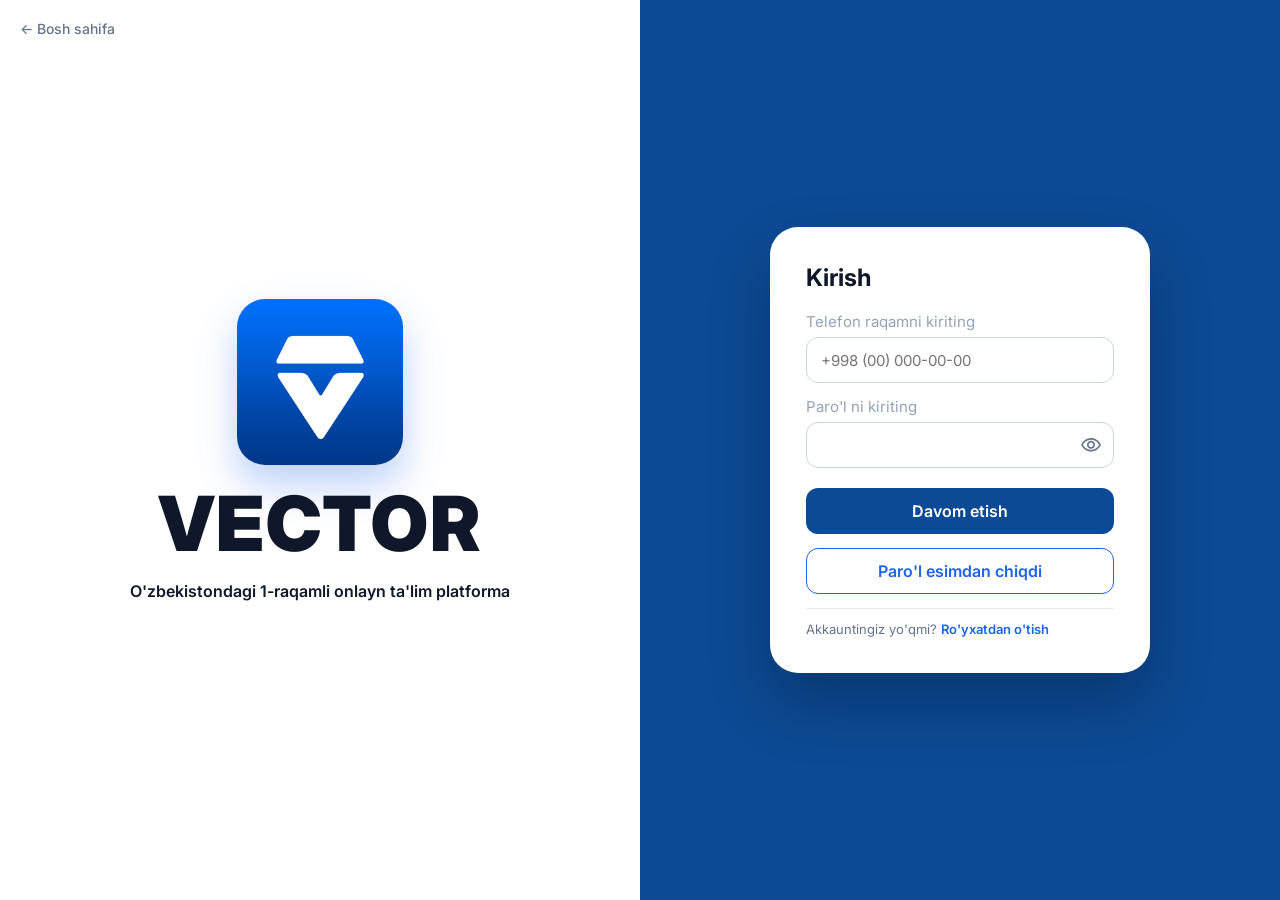
<file: kirish.html>
<!doctype html>
<html lang="uz">
<head>
<meta charset="utf-8">
<meta name="viewport" content="width=device-width, initial-scale=1">
<title>VECTOR — Kirish / Ro'yxatdan o'tish</title>
<meta name="theme-color" content="#0D4A95">
<link rel="icon" href="assets/img/vector-logo.png">
<link rel="preconnect" href="https://fonts.googleapis.com"><link rel="preconnect" href="https://fonts.gstatic.com" crossorigin>
<link href="https://fonts.googleapis.com/css2?family=Inter:wght@400;500;600;700;800;900&display=swap" rel="stylesheet">
<link href="https://fonts.googleapis.com/css2?family=Material+Symbols+Rounded:opsz,wght,FILL@24,500,1&icon_names=add_a_photo,android,arrow_back,arrow_back_ios_new,arrow_forward,auto_awesome,badge,balance,block,bug_report,cake,call,campaign,check,check_circle,checkroom,close,cloud,code,content_copy,copyright,credit_card,currency_exchange,dark_mode,description,diamond,done,done_all,download,emoji_events,error,event_available,event_busy,event_repeat,expand_more,face,folder_open,gavel,grade,group,group_add,groups,handshake,help,info,input,language,light,lightbulb,local_shipping,location_on,lock,login,logout,menu,menu_book,military_tech,mode,north_east,note,notifications,orders,paid,password,payments,pending,person,phone,phone_iphone,photo_camera,pill,play_arrow,play_circle,quiz,radio,receipt_long,redeem,road,rocket_launch,savings,schedule,school,search,send,share,shield,shop,shopping_bag,shopping_basket,skeleton,smart_display,smartphone,store,subscriptions,support_agent,tab,tabs,tag,thumb_up,undo,verified,visibility,visibility_off,volunteer_activism,work,workspace_premium&display=block" rel="stylesheet">
<link rel="stylesheet" href="assets/css/site.css">
<style>
  .wrap { min-height: 100vh; display: grid; grid-template-columns: repeat(auto-fit,minmax(min(100%,420px),1fr)); }
  .brand { position: relative; display: flex; flex-direction: column; align-items: center; justify-content: center; gap: 20px; padding: clamp(40px,6vw,80px) 24px; background: #fff; text-align: center; }
  .brand .back { position: absolute; top: 20px; left: 20px; display: flex; align-items: center; gap: 6px; color: #64748B; font-size: 14px; font-weight: 500; }
  .brand .back:hover { color: #1E63F0; }
  .brand img { display: block; width: clamp(110px,13vw,170px); height: auto; border-radius: 28px; box-shadow: 0 20px 40px rgba(30,99,240,.3); }
  .brand .word { font-weight: 900; font-size: clamp(44px,6.4vw,76px); letter-spacing: .02em; line-height: 1; }
  .brand p { margin: 0; font-weight: 600; font-size: clamp(14px,1.3vw,16px); }
  .side { background: #0D4A95; display: flex; align-items: center; justify-content: center; padding: clamp(40px,6vw,80px) clamp(20px,4vw,56px); }
  @media (max-width: 860px) { .brand { padding: 56px 24px 32px; gap: 12px; } .brand img { width: 88px; border-radius: 22px; } .brand .word { font-size: 40px; } }
  /* kirish */
  .login { width: min(100%,380px); background: #fff; border-radius: 28px; padding: clamp(24px,3vw,36px); display: flex; flex-direction: column; gap: 14px; box-shadow: 0 30px 60px rgba(0,0,0,.25); animation: vIn .45s cubic-bezier(.2,.7,.2,1); }
  .login h1 { margin: 0 0 6px; font-size: 24px; font-weight: 700; }
  .login label { display: flex; flex-direction: column; gap: 6px; font-size: 15px; color: #94A3B8; }
  .login input { height: 46px; padding: 0 14px; border: 1.5px solid #CBD5E1; border-radius: 12px; font-size: 15px; color: #0F172A; outline: none; width: 100%; }
  .login input:focus { border-color: #1E63F0; }
  .b-main { margin-top: 6px; height: 46px; border: 0; border-radius: 12px; cursor: pointer; background: #0D4A95; color: #fff; font-weight: 600; font-size: 16px; transition: background .2s, transform .2s; }
  .b-main:hover { background: #1E63F0; transform: translateY(-1px); }
  .b-line { height: 46px; border: 1.5px solid #1E63F0; border-radius: 12px; cursor: pointer; background: #fff; color: #1E63F0; font-weight: 600; font-size: 16px; display: grid; place-items: center; transition: background .2s; }
  .b-line:hover { background: #EAF2FF; color: #1E63F0; }
  .pw { position: relative; display: flex; min-width: 0; }
  .pw input { padding-right: 46px; }
  .pw button { position: absolute; right: 4px; top: 50%; transform: translateY(-50%); width: 38px; height: 38px; border: 0; border-radius: 10px; background: transparent; color: #64748B; cursor: pointer; display: grid; place-items: center; font-size: 22px; padding: 0; }
  .pw button:hover { color: #1E63F0; }
  .msg { margin: 0; font-size: 13px; line-height: 1.5; padding: 10px 12px; border-radius: 10px; color: #B91C1C; background: #FEF2F2; }
  .msg.info { color: #0D4A95; background: #EAF2FF; }
  /* ro'yxatdan o'tish */
  .reg { width: min(100%,440px); display: flex; flex-direction: column; gap: 12px; color: #fff; animation: vIn .45s cubic-bezier(.2,.7,.2,1); }
  .reg h1 { margin: 0 0 6px; font-size: clamp(28px,3vw,36px); font-weight: 700; }
  .reg label { display: flex; flex-direction: column; gap: 5px; font-size: 13px; min-width: 0; }
  .reg input, .reg select { height: 40px; padding: 0 14px; border: 0; border-radius: 10px; font-size: 15px; outline: none; width: 100%; min-width: 0; background: #fff; color: #0F172A; }
  .reg select { padding: 0 10px; font-size: 14px; }
  .reg input:focus, .reg select:focus { box-shadow: 0 0 0 3px rgba(255,138,0,.6); }
  .reg .g2 { display: grid; grid-template-columns: repeat(2,minmax(0,1fr)); gap: 12px; }
  .reg .ph { display: flex; gap: 10px; }
  .reg .ph span { width: 72px; height: 40px; border-radius: 10px; background: #fff; color: #0F172A; font-weight: 700; font-size: 16px; display: grid; place-items: center; flex: none; }
  .reg .b-w { height: 46px; border: 0; border-radius: 999px; cursor: pointer; background: #fff; color: #1E63F0; font-weight: 700; font-size: 17px; transition: background .2s, transform .2s; display: grid; place-items: center; }
  .reg .b-w:hover { background: #EAF2FF; color: #1E63F0; transform: translateY(-1px); }
  .reg .b-w.or { background: #FF8A00; color: #fff; }
  .reg .b-w.or:hover { background: #f07f00; color: #fff; }
  .reg .note { margin: 0; text-align: center; font-size: 14px; font-weight: 600; }
  .reg .msg { color: #fff; background: rgba(220,38,38,.85); }
  .reg .tip { display: flex; gap: 10px; align-items: flex-start; background: rgba(255,255,255,.12); border-radius: 12px; padding: 12px 14px; font-size: 13px; line-height: 1.5; }
  @media (max-width: 420px) { .reg .g2 { grid-template-columns: 1fr; } }
  /* telegram bosqichi */
  .tg-steps { list-style: none; margin: 4px 0 0; padding: 0; display: flex; flex-direction: column; gap: 14px; counter-reset: s; }
  .tg-steps > li { display: grid; grid-template-columns: 34px 1fr; gap: 12px; align-items: start; font-size: 15px; line-height: 1.45; }
  .tg-steps > li::before { counter-increment: s; content: counter(s); width: 34px; height: 34px; border-radius: 50%; background: rgba(255,255,255,.16); display: grid; place-items: center; font-weight: 700; }
  .tg-steps > li.done::before { content: '✓'; background: #22C55E; }
  .tg-steps > li.now::before { background: #FF8A00; }
  .b-tg { height: 46px; border: 0; border-radius: 999px; background: #2AABEE; color: #fff; font-weight: 700; font-size: 16px; display: flex; align-items: center; justify-content: center; gap: 10px; margin-top: 8px; transition: background .2s, transform .2s; }
  .b-tg:hover { background: #229ED9; color: #fff; transform: translateY(-1px); }
  .b-tg svg { width: 22px; height: 22px; }
  .reg .code { height: 56px; text-align: center; font-size: 26px; font-weight: 800; letter-spacing: .4em; padding-left: .4em; }
  .tg-state { font-size: 14px; color: rgba(255,255,255,.85); margin-top: 6px; display: flex; align-items: center; gap: 8px; }
  .tg-state .dot { width: 8px; height: 8px; border-radius: 50%; background: #FFB259; animation: pulse 1.2s infinite; flex: none; }
  @keyframes pulse { 50% { opacity: .3; } }
  .reg .back2 { background: none; border: 0; color: rgba(255,255,255,.8); cursor: pointer; font-size: 14px; font-weight: 600; align-self: center; }
  .reg .back2:hover { color: #fff; }
  .login .b-tg { margin-top: 0; }
  .login .steps2 { margin: 0; padding-left: 18px; color: #475569; font-size: 14px; line-height: 1.55; }
</style>
</head>
<body>
<div class="wrap">
  <section class="brand">
    <a class="back" href="index.html">← Bosh sahifa</a>
    <img src="assets/img/vector-logo.png" alt="VECTOR logotipi">
    <div class="word">VECTOR</div>
    <p>O'zbekistondagi 1-raqamli onlayn ta'lim platforma</p>
  </section>
  <section class="side">
    <form class="login" id="login" novalidate>
      <h1>Kirish</h1>
      <label>Telefon raqamni kiriting<input name="phone" type="tel" inputmode="numeric" autocomplete="tel" placeholder="+998 (00) 000-00-00" required></label>
      <label>Paro'l ni kiriting<span class="pw"><input name="password" type="password" autocomplete="current-password" required><button type="button" class="ms" data-eye aria-label="Parolni ko'rsatish">visibility</button></span></label>
      <p class="msg" role="alert" hidden></p>
      <button class="b-main" type="submit">Davom etish</button>
      <a class="b-line" id="forgot" href="?mode=reset" data-mode="reset">Paro'l esimdan chiqdi</a>
      <p style="margin:0;font-size:13px;color:#64748B;border-top:1px solid #E2E8F0;padding-top:12px">Akkauntingiz yo'qmi? <a href="?mode=register" data-mode="register" style="font-weight:600">Ro'yxatdan o'tish</a></p>
    </form>

    <form class="reg" id="register" novalidate hidden>
      <h1>Ro'yxatdan o'tish</h1>
      <div class="tip"><span class="ms" style="font-size:20px;color:#FFB259">send</span><span>Telefon raqamingiz <b>Telegram bot</b> orqali tasdiqlanadi. Parolni unutsangiz ham shu bot yordam beradi.</span></div>
      <label id="phRow">Telefon raqamni kiriting<span class="ph"><span>+998</span><input name="phone" type="tel" inputmode="numeric" autocomplete="tel" placeholder="(00)-000-00-00"></span></label>
      <label>Ism familiyangiz<input name="name" autocomplete="name" required></label>
      <label>Paro'l<span class="pw"><input name="password" type="password" autocomplete="new-password" required><button type="button" class="ms" data-eye aria-label="Parolni ko'rsatish">visibility</button></span></label>
      <label>Paro'lni qayta kiriting<span class="pw"><input name="password2" type="password" autocomplete="new-password" required><button type="button" class="ms" data-eye aria-label="Parolni ko'rsatish">visibility</button></span></label>
      <label>Taklif kodi (ixtiyoriy)<input name="ref" autocomplete="off" placeholder="Masalan: X7K2P9Q" style="text-transform:uppercase"></label>
      <p class="msg" role="alert" hidden></p>
      <button class="b-w or" type="submit" style="margin-top:12px">Davom etish</button>
      <p class="note">Agar akauntingiz bo'lsa kirish tugmasini bosing</p>
      <a class="b-w" href="?mode=login" data-mode="login">Kirish</a>
    </form>

    <form class="reg" id="tgStep" novalidate hidden>
      <h1>Telegram orqali tasdiqlash</h1>
      <ol class="tg-steps">
        <li class="now" id="st1"><div>Telegram botimizga o'ting va <b>Start</b> ni bosing.<a class="b-tg" id="tgLink" href="#" target="_blank" rel="noopener"><svg viewBox="0 0 24 24" fill="currentColor" aria-hidden="true"><path d="M21.9 4.3 18.7 19.4c-.2 1-.9 1.3-1.8.8l-4.9-3.6-2.4 2.3c-.3.3-.5.5-1 .5l.4-5 9-8.2c.4-.4-.1-.6-.6-.2L6.3 12.9l-4.8-1.5c-1-.3-1.1-1 .2-1.5L20.5 2.8c.9-.3 1.6.2 1.4 1.5z"/></svg>Telegramga o'tish</a></div></li>
        <li id="st2"><div>Botda <b>«📱 Telefon raqamni yuborish»</b> tugmasini bosing.<div class="tg-state" id="tgState"><span class="dot"></span><span>Bot kutilmoqda…</span></div></div></li>
        <li id="st3"><div>Botdan kelgan <b>6 xonali kodni</b> kiriting. Kod 1 daqiqa amal qiladi.</div></li>
      </ol>
      <input class="code" name="code" inputmode="numeric" autocomplete="one-time-code" maxlength="6" placeholder="••••••" aria-label="Tasdiqlash kodi">
      <p class="msg" role="alert" hidden></p>
      <button class="b-w or" type="submit">Tasdiqlash</button>
      <button class="back2" type="button" id="tgBack">← Orqaga</button>
    </form>

    <form class="login" id="reset" novalidate hidden>
      <h1>Parolni tiklash</h1>
      <ol class="steps2"><li>Telegram botni oching va telefon raqamingizni yuboring.</li><li>Bot bergan kodni va yangi parolni kiriting.</li></ol>
      <a class="b-tg" id="resetLink" href="#" target="_blank" rel="noopener"><svg viewBox="0 0 24 24" fill="currentColor" aria-hidden="true"><path d="M21.9 4.3 18.7 19.4c-.2 1-.9 1.3-1.8.8l-4.9-3.6-2.4 2.3c-.3.3-.5.5-1 .5l.4-5 9-8.2c.4-.4-.1-.6-.6-.2L6.3 12.9l-4.8-1.5c-1-.3-1.1-1 .2-1.5L20.5 2.8c.9-.3 1.6.2 1.4 1.5z"/></svg>Botdan kod olish</a>
      <label>Telefon raqam<input name="phone" type="tel" inputmode="numeric" autocomplete="tel" placeholder="+998 (00) 000-00-00" required></label>
      <label>Botdan kelgan kod<input name="code" inputmode="numeric" autocomplete="one-time-code" maxlength="6" required></label>
      <label>Yangi parol<span class="pw"><input name="password" type="password" autocomplete="new-password" required><button type="button" class="ms" data-eye aria-label="Parolni ko'rsatish">visibility</button></span></label>
      <p class="msg" role="alert" hidden></p>
      <button class="b-main" type="submit">Parolni yangilash</button>
      <p class="msg info" id="noBot" hidden>Parolni tiklash uchun Telegram orqali adminga yozing: <a id="adminTg" href="https://t.me/vectoradminn" target="_blank" rel="noopener">@vectoradminn</a></p>
      <p style="margin:0;font-size:13px;color:#64748B;border-top:1px solid #E2E8F0;padding-top:12px"><a href="?mode=login" data-mode="login" style="font-weight:600">← Kirishga qaytish</a></p>
    </form>
  </section>
</div>
<script src="assets/js/config.js"></script>
<script src="assets/js/api.js"></script>
<script>
(function () {
  if (VX.token()) { location.replace('kabinet.html'); return; }
  const log = document.getElementById('login'), reg = document.getElementById('register'), tgf = document.getElementById('tgStep'), rst = document.getElementById('reset');
  const FORMS = { login: log, register: reg, tg: tgf, reset: rst };
  let BOT = '', TG = '', known = false, RID = '', timer = 0, polls = 0;
  function applyPub(d) {
    if (!d || !d.settings) return;
    known = true; BOT = d.settings.tg_bot || ''; TG = String(d.settings.telegram || 'vectoradminn').replace(/^@/, '');
    document.getElementById('phRow').hidden = !!BOT;
    reg.phone.required = !BOT;
    document.getElementById('resetLink').hidden = !BOT;
    document.getElementById('noBot').hidden = !!BOT;
    rst.querySelectorAll('label, .b-main, .steps2').forEach(x => { x.hidden = !BOT; });
    document.getElementById('adminTg').href = 'https://t.me/' + TG; document.getElementById('adminTg').textContent = '@' + TG;
    if (BOT) document.getElementById('resetLink').href = 'https://t.me/' + BOT + '?start=reset';
  }
  applyPub(VX.cachedPublic());
  const fresh = VX.publicData(true).then(d => { applyPub(d); return d; }).catch(() => null);

  function mode(m, push) {
    if (!FORMS[m]) m = 'login';
    Object.keys(FORMS).forEach(k => { FORMS[k].hidden = k !== m; });
    if (push) history.replaceState(null, '', '?mode=' + (m === 'tg' ? 'register' : m));
    const f = FORMS[m].querySelector('input:not([hidden])'); if (f && push) f.focus();
    if (m !== 'tg') stopPoll();
  }
  document.querySelectorAll('[data-mode]').forEach(a => a.addEventListener('click', e => { e.preventDefault(); mode(a.dataset.mode, true); }));
  const q0 = new URLSearchParams(location.search).get('mode');
  const ref0 = (new URLSearchParams(location.search).get('ref') || '').toUpperCase().replace(/[^A-Z0-9]/g, '');
  try { if (ref0) localStorage.setItem('vx_ref', JSON.stringify(ref0)); reg.ref.value = ref0 || String(JSON.parse(localStorage.getItem('vx_ref') || '""') || ''); } catch (_) {}
  mode(q0 === 'register' || q0 === 'reset' ? q0 : 'login');

  // telefon raqam: faqat 9 ta raqam, 90 123 45 67 ko'rinishida
  document.querySelectorAll('input[name=phone]').forEach(inp => inp.addEventListener('input', () => {
    let d = inp.value.replace(/\D/g, ''); if (d.startsWith('998') && d.length > 9) d = d.slice(3); d = d.slice(0, 9);
    inp.value = [d.slice(0, 2), d.slice(2, 5), d.slice(5, 7), d.slice(7, 9)].filter(Boolean).join(' ');
  }));
  document.querySelectorAll('input[name=code]').forEach(inp => inp.addEventListener('input', () => { inp.value = inp.value.replace(/\D/g, '').slice(0, 6); }));
  document.querySelectorAll('[data-eye]').forEach(b => b.onclick = () => {
    const show = b.textContent === 'visibility';
    document.querySelectorAll('[data-eye]').forEach(x => { if (x.closest('form') === b.closest('form')) { x.previousElementSibling.type = show ? 'text' : 'password'; x.textContent = show ? 'visibility_off' : 'visibility'; x.setAttribute('aria-label', show ? 'Parolni yashirish' : "Parolni ko'rsatish"); } });
  });

  const err = (f, m) => { const e = f.querySelector('.msg[role=alert]'); e.textContent = m || ''; e.hidden = !m; };
  const done = r => { VX.setToken(r.token); location.replace('kabinet.html'); };

  log.addEventListener('submit', e => {
    e.preventDefault(); err(log);
    const phone = log.phone.value.replace(/\D/g, ''), password = log.password.value;
    if (phone.length !== 9) return err(log, "Telefon raqamni to'liq kiriting.");
    if (!password) return err(log, 'Parolni kiriting.');
    VX.busy(log.querySelector('[type=submit]'), () => VX.call('login', { phone, password }).then(done).catch(x => err(log, x.message)));
  });

  // ---- ro'yxatdan o'tish: 1-qadam ----
  reg.addEventListener('submit', e => {
    e.preventDefault(); err(reg);
    const f = reg, name = f.name.value.trim();
    VX.busy(f.querySelector('[type=submit]'), async () => {
      if (!known) await fresh;
      if (name.length < 3) return err(reg, 'Ism va familiyangizni kiriting.');
      if (f.password.value.length < 6) return err(reg, "Parol kamida 6 ta belgidan iborat bo'lsin.");
      if (f.password.value !== f.password2.value) return err(reg, 'Parollar bir xil emas.');
      if (!BOT) {
        const row = document.getElementById('phRow');
        if (row.hidden) { row.hidden = false; f.phone.required = true; f.phone.focus(); return err(reg, 'Telefon raqamingizni kiriting.'); }
        const phone = f.phone.value.replace(/\D/g, '');
        if (phone.length !== 9) return err(reg, "Telefon raqamni to'liq kiriting.");
        return VX.call('register', { phone, name, password: f.password.value, ref: f.ref.value.trim().toUpperCase() }).then(done);
      }
      const r = await VX.call('reg.start', { name, password: f.password.value, ref: f.ref.value.trim().toUpperCase() });
      RID = r.rid;
      document.getElementById('tgLink').href = r.link;
      setStep(1, ''); tgf.code.value = ''; err(tgf);
      mode('tg', true); startPoll();
    }).catch(x => err(reg, x.message));
  });

  // ---- 2-qadam: Telegram ----
  function setStep(n, phone) {
    ['st1', 'st2', 'st3'].forEach((id, i) => { const li = document.getElementById(id); li.classList.toggle('done', i + 1 < n); li.classList.toggle('now', i + 1 === n); });
    const s = document.getElementById('tgState');
    s.innerHTML = n === 1 ? '<span class="dot"></span><span>Bot kutilmoqda…</span>' : n === 2 ? '<span class="dot"></span><span>Telefon raqam kutilmoqda…</span>'
      : `<span>✅</span><span>Kod ${VX.esc(phone)} raqamli Telegramingizga yuborildi</span>`;
  }
  document.getElementById('tgLink').addEventListener('click', () => { if (document.getElementById('st1').classList.contains('now')) setStep(2, ''); });
  function stopPoll() { clearTimeout(timer); timer = 0; }
  function startPoll() {
    stopPoll(); polls = 0;
    const tick = async () => {
      if (tgf.hidden || !RID) return;
      try {
        const r = await VX.call('reg.status', { rid: RID });
        if (r.state === 'expired') { err(tgf, "Vaqt tugadi. «Orqaga» ni bosib, qaytadan boshlang."); return; }
        if (r.state === 'bot') setStep(2, '');
        if (r.state === 'code') { setStep(3, r.phone); if (!tgf.code.value) tgf.code.focus(); }
      } catch (_) {}
      if (++polls < 120) timer = setTimeout(tick, document.hidden ? 6000 : 3000);
    };
    timer = setTimeout(tick, 2000);
  }
  document.getElementById('tgBack').onclick = () => { stopPoll(); mode('register', true); };
  tgf.addEventListener('submit', e => {
    e.preventDefault(); err(tgf);
    const code = tgf.code.value.replace(/\D/g, '');
    if (code.length !== 6) return err(tgf, 'Botdan kelgan 6 xonali kodni kiriting.');
    VX.busy(tgf.querySelector('[type=submit]'), () => VX.call('reg.verify', { rid: RID, code }).then(r => { stopPoll(); done(r); })).catch(x => err(tgf, x.message));
  });

  // ---- parolni tiklash ----
  rst.addEventListener('submit', e => {
    e.preventDefault(); err(rst);
    const phone = rst.phone.value.replace(/\D/g, ''), code = rst.code.value.replace(/\D/g, ''), password = rst.password.value;
    if (phone.length !== 9) return err(rst, "Telefon raqamni to'liq kiriting.");
    if (code.length !== 6) return err(rst, 'Botdan kelgan 6 xonali kodni kiriting.');
    if (password.length < 6) return err(rst, "Parol kamida 6 ta belgidan iborat bo'lsin.");
    VX.busy(rst.querySelector('[type=submit]'), () => VX.call('pw.reset', { phone, code, password }).then(done)).catch(x => err(rst, x.message));
  });
})();
</script>
<script src="assets/js/vector-i18n.js"></script>
<script src="assets/js/vector-i18n-dict.js"></script>
</body>
</html>
</file>
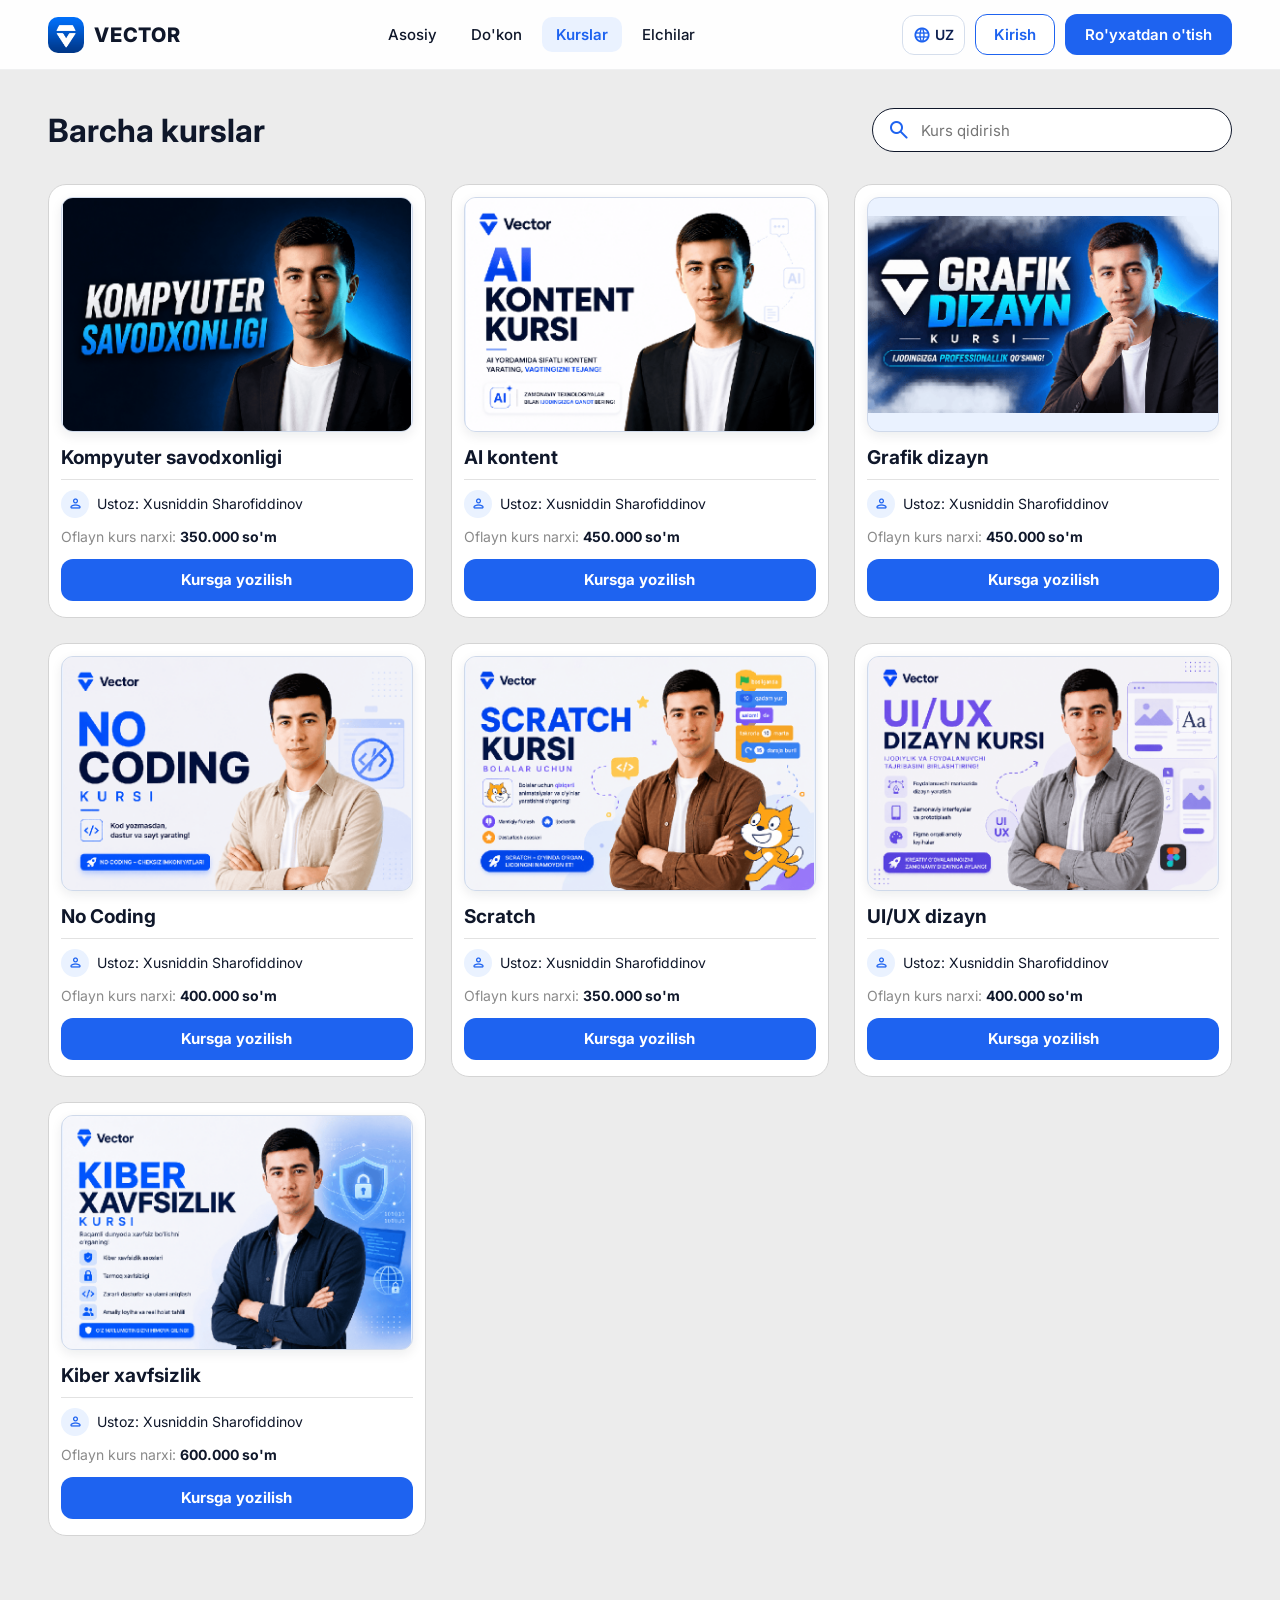
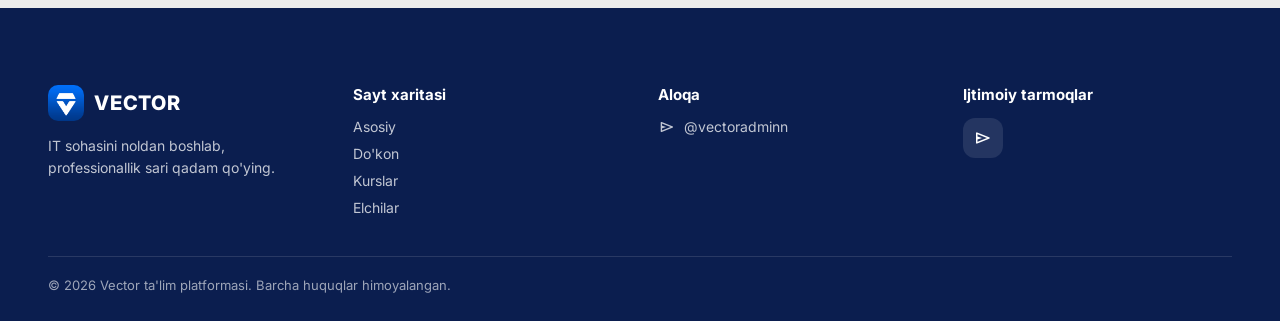
<file: kurslar.html>
<!doctype html>
<html lang="uz">
<head>
<meta charset="utf-8">
<meta name="viewport" content="width=device-width, initial-scale=1">
<title>VECTOR — Barcha kurslar</title>
<meta name="theme-color" content="#1E63F0">
<link rel="icon" href="assets/img/vector-logo.png">
<link rel="preconnect" href="https://fonts.googleapis.com"><link rel="preconnect" href="https://fonts.gstatic.com" crossorigin>
<link href="https://fonts.googleapis.com/css2?family=Inter:wght@400;500;600;700;800&display=swap" rel="stylesheet">
<link href="https://fonts.googleapis.com/css2?family=Material+Symbols+Rounded:opsz,wght,FILL@24,500,1&icon_names=add_a_photo,android,arrow_back,arrow_back_ios_new,arrow_forward,auto_awesome,badge,balance,block,bug_report,cake,call,campaign,check,check_circle,checkroom,close,cloud,code,content_copy,copyright,credit_card,currency_exchange,dark_mode,description,diamond,done,done_all,download,emoji_events,error,event_available,event_busy,event_repeat,expand_more,face,folder_open,gavel,grade,group,group_add,groups,handshake,help,info,input,language,light,lightbulb,local_shipping,location_on,lock,login,logout,menu,menu_book,military_tech,mode,north_east,note,notifications,orders,paid,password,payments,pending,person,phone,phone_iphone,photo_camera,pill,play_arrow,play_circle,quiz,radio,receipt_long,redeem,road,rocket_launch,savings,schedule,school,search,send,share,shield,shop,shopping_bag,shopping_basket,skeleton,smart_display,smartphone,store,subscriptions,support_agent,tab,tabs,tag,thumb_up,undo,verified,visibility,visibility_off,volunteer_activism,work,workspace_premium&display=block" rel="stylesheet">
<link rel="stylesheet" href="assets/css/site.css">
<style>
  body { background: #ECECEC; }
  main { max-width: 1280px; margin: 0 auto; padding: clamp(24px,3vw,40px) clamp(16px,4vw,48px) 72px; min-height: 70vh; }
  .top { display: flex; flex-wrap: wrap; align-items: center; justify-content: space-between; gap: 16px; margin-bottom: clamp(20px,3vw,32px); }
  h1 { margin: 0; font-size: clamp(24px,2.6vw,32px); font-weight: 700; }
  .search { flex: 0 1 360px; display: flex; align-items: center; gap: 8px; height: 44px; padding: 0 14px; background: #fff; border: 1.5px solid #0F172A; border-radius: 999px; }
  .search .ms { font-size: 24px; color: #1E63F0; }
  .search input { flex: 1; min-width: 0; border: 0; outline: none; font-size: 15px; background: transparent; }
  .grid { display: grid; grid-template-columns: repeat(auto-fill,minmax(min(100%,300px),1fr)); gap: clamp(16px,2vw,28px); }
  .card { background: #fff; border: 1.5px solid #D4D4D4; border-radius: 18px; padding: 12px 12px 16px; display: flex; flex-direction: column; gap: 10px; animation: vIn .5s cubic-bezier(.2,.7,.2,1) both; transition: transform .25s, box-shadow .25s; }
  .card:hover { transform: translateY(-4px); box-shadow: 0 16px 32px rgba(15,23,42,.12); }
  .card .img { aspect-ratio: 3/2; border-radius: 12px; overflow: hidden; background: #EAF2FF; border: 1.5px solid #CFD9EA; box-shadow: 0 4px 12px rgba(15,23,42,.08); }
  .card .img img { display: block; width: 100%; height: 100%; object-fit: contain; }
  .card h2 { margin: 4px 0 0; font-size: 19px; font-weight: 700; padding-bottom: 10px; border-bottom: 1.5px solid #E2E2E2; }
  .t { display: flex; align-items: center; gap: 8px; font-size: 14px; }
  .t .ms { width: 28px; height: 28px; border-radius: 50%; background: #EAF2FF; color: #1E63F0; display: grid; place-items: center; font-size: 17px; flex: none; }
  .pr { font-size: 14px; color: #8A8A8A; }
  .pr strong { color: #0F172A; }
  .go { margin-top: 4px; display: grid; place-items: center; height: 42px; border-radius: 12px; background: #1E63F0; color: #fff; font-weight: 700; font-size: 15px; transition: background .2s, transform .2s; }
  .go:hover { background: #1552cf; color: #fff; transform: translateY(-1px); }
  .empty { padding: 60px 0; text-align: center; color: #64748B; font-size: 16px; margin: 0; }
</style>
</head>
<body>
<div class="page">
<header id="vh"></header>
<main>
  <div class="top">
    <h1>Barcha kurslar</h1>
    <label class="search"><span class="ms">search</span><input id="q" placeholder="Kurs qidirish" aria-label="Kurs qidirish"></label>
  </div>
  <div class="grid" id="grid"></div>
  <p class="empty" id="empty" hidden>Hech narsa topilmadi.</p>
</main>
<footer id="vf"></footer>
</div>
<script src="assets/js/config.js"></script>
<script src="assets/js/api.js"></script>
<script src="assets/js/site.js"></script>
<script>
(function () {
  const { esc, loggedIn } = VSite;
  const fmt = n => Number(n || 0).toLocaleString('en-US').replace(/,/g, '.') + " so'm";
  const safe = u => /^(https:\/\/|assets\/)/.test(String(u || '')) ? u : '';
  const SAMPLE = [['Kompyuter savodxonligi', 350000], ['AI kontent', 450000], ['Grafik dizayn', 450000], ['No Coding', 400000], ['Scratch', 350000], ['UI/UX dizayn', 400000], ['Kiber xavfsizlik', 600000]]
    .map(([title, price], i) => ({ title, price, image: 'assets/img/courses/kurs-' + (i + 1) + '.png', teacher: 'Xusniddin Sharofiddinov' }));
  let ALL = SAMPLE;
  function draw() {
    const q = document.getElementById('q').value.trim().toLowerCase();
    const list = q ? ALL.filter(c => c.title.toLowerCase().includes(q)) : ALL;
    document.getElementById('grid').innerHTML = list.map((c, i) => `<article class="card" style="animation-delay:${i * 40}ms">
      <div class="img">${safe(c.image) ? `<img src="${esc(c.image)}" alt="${esc(c.title)} kursi muqovasi" loading="lazy">` : ''}</div>
      <h2>${esc(c.title)}</h2>
      <div class="t"><span class="ms" aria-hidden="true">person</span>Ustoz: ${esc(c.teacher || 'Xusniddin Sharofiddinov')}</div>
      ${c.price ? `<div class="pr">Oflayn kurs narxi: <strong>${fmt(c.price)}</strong></div>` : ''}
      <a class="go" href="${loggedIn ? 'kabinet.html#kurslar' : 'kirish.html?mode=register'}">Kursga yozilish</a></article>`).join('');
    document.getElementById('empty').hidden = list.length > 0;
  }
  document.getElementById('q').addEventListener('input', draw);
  const pub = VX.cachedPublic(); if (pub && pub.courses && pub.courses.length) ALL = pub.courses;
  draw();
  VX.publicData().then(d => { if (d.courses && d.courses.length) { ALL = d.courses; draw(); } }).catch(() => {});
})();
</script>
<script src="assets/js/vector-i18n.js"></script>
<script src="assets/js/vector-i18n-dict.js"></script>
</body>
</html>
</file>
<file: assets/css/site.css>
/* VECTOR — ommaviy sahifalar (bosh sahifa, kurslar, do'kon, elchilar). Ranglar: #1E63F0, #0B1E4F, #EAF2FF, #FF8A00 */
html { scroll-behavior: smooth; }
body { margin: 0; font-family: Inter, system-ui, sans-serif; color: #0F172A; background: #fff; -webkit-font-smoothing: antialiased; }
*, *::before, *::after { box-sizing: border-box; }
[hidden] { display: none !important; }
a { color: #1E63F0; text-decoration: none; }
a:hover { color: #FF8A00; }
button, input, select { font-family: inherit; }
img { max-width: 100%; }
.ms { font-family: 'Material Symbols Rounded'; font-weight: normal; font-style: normal; line-height: 1; letter-spacing: normal; text-transform: none; white-space: nowrap; direction: ltr; -webkit-font-feature-settings: 'liga'; font-feature-settings: 'liga'; -webkit-font-smoothing: antialiased; display: inline-block; }
.page { min-height: 100vh; overflow-x: clip; }
.container { max-width: 1200px; margin: 0 auto; }
:focus-visible { outline: 3px solid rgba(30,99,240,.45); outline-offset: 2px; border-radius: 8px; }
@keyframes vmarq { from { transform: translateX(0); } to { transform: translateX(-50%); } }
@keyframes vmarqR { from { transform: translateX(-50%); } to { transform: translateX(0); } }
@keyframes vfloat { 0%, 100% { transform: translateY(0); } 50% { transform: translateY(-10px); } }
@keyframes vIn { from { opacity: 0; transform: translateY(24px); } to { opacity: 1; transform: none; } }
@keyframes vPop { from { opacity: 0; transform: scale(.96); } to { opacity: 1; transform: none; } }
[data-reveal] { opacity: 0; transform: translateY(28px); transition: opacity .7s cubic-bezier(.2,.7,.2,1), transform .7s cubic-bezier(.2,.7,.2,1); }
[data-reveal].in { opacity: 1; transform: none; }
@media (prefers-reduced-motion: reduce) { [data-reveal] { opacity: 1; transform: none; transition: none; } * { animation: none !important; } }

/* ---------- header ---------- */
.vh { position: sticky; top: 0; z-index: 50; background: rgba(255,255,255,.92); backdrop-filter: blur(12px); -webkit-backdrop-filter: blur(12px); border-bottom: 1px solid rgba(15,23,42,.06); transition: background .3s; }
.vh-in { max-width: 1280px; margin: 0 auto; padding: 14px clamp(16px,4vw,48px); display: flex; align-items: center; justify-content: space-between; gap: 20px; }
.vh-logo { display: flex; align-items: center; gap: 10px; color: #0F172A; }
.vh-logo:hover { color: #0F172A; }
.vh-logo img { display: block; width: 36px; height: 36px; border-radius: 10px; }
.vh-logo span { font-weight: 800; font-size: 20px; letter-spacing: .04em; }
.vh-nav { display: flex; gap: 6px; }
.vh-nav a { padding: 8px 14px; border-radius: 10px; font-weight: 500; font-size: 15px; color: #0F172A; transition: background .2s, color .2s; }
.vh-nav a:hover { background: #EAF2FF; color: #1E63F0; }
.vh-nav a[aria-current="page"] { background: #EAF2FF; color: #1E63F0; font-weight: 600; }
.vh-right { display: flex; align-items: center; gap: 10px; }
.btn-out { border: 1.5px solid #1E63F0; cursor: pointer; background: #fff; color: #1E63F0; font-weight: 600; font-size: 15px; padding: 10px 18px; border-radius: 12px; transition: background .2s; white-space: nowrap; display: inline-flex; align-items: center; gap: 6px; }
.btn-out:hover { background: #EAF2FF; color: #1E63F0; }
.btn-blue { border: 0; cursor: pointer; background: #1E63F0; color: #fff; font-weight: 600; font-size: 15px; padding: 11px 20px; border-radius: 12px; transition: transform .2s, box-shadow .2s, background .2s; white-space: nowrap; display: inline-flex; align-items: center; gap: 6px; }
.btn-blue:hover { background: #1552cf; color: #fff; transform: translateY(-2px); box-shadow: 0 10px 24px rgba(30,99,240,.35); }
.btn-orange { border: 0; cursor: pointer; background: #FF8A00; color: #fff; font-weight: 700; font-size: 17px; padding: 16px 32px; border-radius: 14px; white-space: nowrap; box-shadow: 0 12px 28px rgba(255,138,0,.4); transition: transform .2s, box-shadow .2s, background .2s; display: inline-flex; align-items: center; justify-content: center; gap: 8px; }
.btn-orange:hover { background: #f07f00; color: #fff; transform: translateY(-3px); box-shadow: 0 18px 36px rgba(255,138,0,.5); }
.vh-burger { display: none; border: 0; background: #EAF2FF; color: #1E63F0; width: 44px; height: 44px; border-radius: 12px; cursor: pointer; place-items: center; font-size: 26px; }
.vh-drawer { position: fixed; inset: 0; z-index: 90; pointer-events: none; }
.vh-drawer .ov { position: absolute; inset: 0; background: rgba(11,30,79,.45); opacity: 0; transition: opacity .3s; }
.vh-drawer .panel { position: absolute; top: 0; right: 0; bottom: 0; width: min(320px, 86vw); background: #fff; padding: 20px; display: flex; flex-direction: column; gap: 6px; transform: translateX(105%); transition: transform .3s cubic-bezier(.2,.7,.2,1); box-shadow: -20px 0 50px rgba(11,30,79,.2); }
.vh-drawer.open { pointer-events: auto; }
.vh-drawer.open .ov { opacity: 1; }
.vh-drawer .panel { visibility: hidden; transition: transform .3s cubic-bezier(.2,.7,.2,1), visibility 0s .3s; }
.vh-drawer.open .panel { transform: none; visibility: visible; transition: transform .3s cubic-bezier(.2,.7,.2,1); }
.vh-drawer .panel a.lnk { padding: 14px 12px; border-radius: 12px; font-weight: 600; font-size: 17px; color: #0F172A; }
.vh-drawer .panel a.lnk:hover, .vh-drawer .panel a.lnk[aria-current="page"] { background: #EAF2FF; color: #1E63F0; }
.vh-drawer .panel .acts { margin-top: auto; display: flex; flex-direction: column; gap: 10px; }
.vh-drawer .panel .acts a { justify-content: center; }
@media (max-width: 960px) {
  .vh-nav { display: none; }
  .vh-burger { display: grid; }
  .vh-right .vh-auth { display: none; }
}
@media (max-width: 420px) { .vh-logo span { display: none; } }

/* ---------- footer ---------- */
.vf { background: #0B1E4F; color: #fff; padding: clamp(48px,6vw,80px) clamp(20px,4vw,48px) 28px; }
.vf-grid { max-width: 1200px; margin: 0 auto; display: grid; grid-template-columns: repeat(auto-fit, minmax(min(100%,200px),1fr)); gap: 36px; }
.vf h3 { margin: 0 0 4px; font-size: 15px; font-weight: 700; }
.vf .col { display: flex; flex-direction: column; gap: 10px; }
.vf .col a, .vf .col span.t { color: rgba(255,255,255,.75); font-size: 14px; display: inline-flex; align-items: center; gap: 8px; }
.vf .col a:hover { color: #FF8A00; }
.vf .soc { display: flex; gap: 10px; flex-wrap: wrap; }
.vf .soc a { width: 40px; height: 40px; border-radius: 12px; background: rgba(255,255,255,.1); color: #fff; display: grid; place-items: center; font-size: 20px; transition: background .2s; }
.vf .soc a:hover { background: #1E63F0; color: #fff; }
.vf .copy { max-width: 1200px; margin: 40px auto 0; padding-top: 20px; border-top: 1px solid rgba(255,255,255,.12); color: rgba(255,255,255,.6); font-size: 13px; }

/* ---------- modal ---------- */
.vm-bg { position: fixed; inset: 0; z-index: 100; background: rgba(11,30,79,.55); backdrop-filter: blur(4px); display: grid; place-items: center; padding: 20px; }
.vm { position: relative; width: min(400px,100%); background: #fff; border-radius: 24px; padding: 32px 28px 26px; text-align: center; display: flex; flex-direction: column; align-items: center; gap: 12px; box-shadow: 0 30px 80px rgba(0,0,0,.35); animation: vPop .25s ease-out; }
.vm .x { position: absolute; top: 12px; right: 12px; border: 0; cursor: pointer; width: 38px; height: 38px; border-radius: 12px; background: #EAF2FF; color: #1E63F0; display: grid; place-items: center; font-size: 22px; }
.vm h2 { margin: 4px 0 0; font-size: 22px; font-weight: 800; }
.vm p { margin: 0; color: #64748B; font-size: 15px; line-height: 1.5; }

/* ---------- kirgan o'quvchi menyusi (ko'k tasma + oq pilla) ---------- */
.vh.vu { background: #1E63F0; border-bottom: 0; backdrop-filter: none; -webkit-backdrop-filter: none; }
.vu-in { max-width: 1216px; margin: 0 auto; padding: 14px 16px; display: flex; align-items: center; gap: 16px; }
.vu-bar { flex: 1; min-width: 0; height: 60px; background: #fff; border-radius: 22px; display: flex; align-items: center; gap: 18px; padding: 0 8px 0 20px; }
.vu-bar .vh-logo img { width: 40px; height: 40px; }
.vu-bar .vh-logo span { font-size: 21px; letter-spacing: .05em; color: #0B1E4F; }
.vu-nav { margin-left: auto; display: flex; align-items: center; gap: 22px; }
.vu-nav a, .vu-off { font-weight: 500; font-size: 15.5px; color: #1F2A44; display: inline-flex; align-items: center; gap: 6px; white-space: nowrap; }
.vu-nav a:hover, .vu-nav a[aria-current="page"] { color: #1E63F0; }
.vu-nav a[aria-current="page"] { font-weight: 600; }
.vu-off { color: #A3AEC2; cursor: default; }
.vu-bell { width: 46px; height: 46px; border-radius: 50%; background: #1E63F0; color: #fff; display: grid; place-items: center; flex: none; transition: background .2s; }
.vu-bell:hover { background: #1552cf; color: #fff; }
.vu-bell .ms { font-size: 24px; }
.vu-me { height: 60px; min-width: 174px; background: #fff; border-radius: 22px; display: flex; align-items: center; gap: 12px; padding: 0 22px 0 8px; color: #0F172A; flex: none; }
.vu-me:hover { color: #0F172A; box-shadow: 0 8px 20px rgba(11,30,79,.18); }
.vu-ava { width: 44px; height: 44px; border-radius: 50%; background: #0B1E4F; color: #fff; display: grid; place-items: center; font-weight: 800; font-size: 18px; overflow: hidden; flex: none; }
.vu-ava img { width: 100%; height: 100%; object-fit: cover; }
.vu-nm { display: flex; flex-direction: column; line-height: 1.2; min-width: 0; }
.vu-nm b { color: #1E63F0; font-size: 15.5px; white-space: nowrap; overflow: hidden; text-overflow: ellipsis; max-width: 120px; }
.vu-nm small { color: #475569; font-size: 12.5px; }
.vu .vh-burger { background: #EAF2FF; }
@media (max-width: 1100px) { .vu-nav { gap: 14px; } .vu-nav a, .vu-off { font-size: 14.5px; } }
@media (max-width: 960px) {
  .vu-nav { display: none; }
  .vu-bar .vh-burger { display: grid; }
  .vu-bell { margin-left: auto; }
  .vu-me { min-width: 0; padding: 0 8px; }
  .vu-nm { display: none; }
}
@media (max-width: 480px) { .vu-in { padding: 10px 12px; gap: 10px; } .vu-bar { height: 56px; padding-left: 12px; gap: 10px; } .vu-me { height: 56px; } .vu-bell { width: 42px; height: 42px; } }
</file>
<file: assets/css/app.css>
/* VECTOR — umumiy dizayn tizimi */
:root {
  --blue: #1E63F0; --blue-600: #1552CF; --blue-50: #EAF2FF; --blue-100: #D3E4FF;
  --orange: #FF8A00; --orange-600: #E07800; --orange-50: #FFF2E2;
  --green: #12A150; --green-50: #E6F7EC; --red: #E5484D; --red-50: #FDECEC;
  --violet: #7A5AF8; --violet-50: #F0EBFF; --pink: #F0506E; --pink-50: #FFE9EE; --mint: #12B76A; --mint-50: #E3F8EC;
  --ink: #0D1B3E; --ink-2: #3A4766; --muted: #6B7896; --line: #E1EAF7;
  --bg: #EEF4FD; --card: #FFFFFF; --soft: #F4F8FE; --side: #F8FBFF;
  --shadow: 0 1px 2px rgba(21,62,140,.04), 0 6px 20px rgba(21,62,140,.06);
  --shadow-lg: 0 24px 60px rgba(13,40,100,.16);
  --r: 16px; --r-lg: 22px;
  --font: 'Inter', system-ui, -apple-system, 'Segoe UI', Roboto, sans-serif;
  color-scheme: light;
}
[data-theme="dark"] {
  --blue: #4C8DFF; --blue-600: #3A7BF0; --blue-50: #16233E; --blue-100: #1E3157;
  --orange: #FF9A2E; --orange-600: #F08A1E; --orange-50: #3A2610;
  --green: #34D399; --green-50: #0F2E22; --red: #F87171; --red-50: #3A1616;
  --violet: #A48BFF; --violet-50: #241D45; --pink: #FF7A93; --pink-50: #3D1A24; --mint: #3DDC97; --mint-50: #12301F;
  --ink: #E8EEF8; --ink-2: #C3CEDF; --muted: #94A3B8; --line: #22304A;
  --bg: #0A1120; --card: #111B2F; --soft: #16223A; --side: #0E1729;
  --shadow: 0 1px 2px rgba(0,0,0,.3), 0 8px 24px rgba(0,0,0,.25);
  --shadow-lg: 0 24px 60px rgba(0,0,0,.45);
  color-scheme: dark;
}
*, *::before, *::after { box-sizing: border-box; }
[hidden] { display: none !important; }
html { -webkit-text-size-adjust: 100%; scroll-behavior: smooth; }
body { margin: 0; font-family: var(--font); color: var(--ink); background: var(--bg); line-height: 1.5; -webkit-font-smoothing: antialiased; }
img { max-width: 100%; display: block; }
a { color: var(--blue); text-decoration: none; }
a:hover { color: var(--orange-600); }
button, input, select, textarea { font: inherit; color: inherit; }
h1, h2, h3, h4 { line-height: 1.15; margin: 0; letter-spacing: -.01em; text-wrap: balance; }
p { margin: 0; text-wrap: pretty; }
:focus-visible { outline: 3px solid color-mix(in srgb, var(--blue) 45%, transparent); outline-offset: 2px; border-radius: 8px; }
.sr { position: absolute !important; width: 1px; height: 1px; overflow: hidden; clip: rect(0 0 0 0); white-space: nowrap; }
.wrap { width: min(1200px, 100% - 32px); margin-inline: auto; }

/* tugmalar */
.btn { display: inline-flex; align-items: center; justify-content: center; gap: 8px; min-height: 44px; padding: 10px 18px; border-radius: 12px; border: 1.5px solid transparent; font-weight: 600; font-size: 15px; cursor: pointer; text-decoration: none; transition: background .2s, color .2s, transform .15s, box-shadow .2s, border-color .2s; white-space: nowrap; }
.btn:active { transform: translateY(1px); }
.btn[disabled], .btn.is-busy { opacity: .6; cursor: not-allowed; }
.btn-primary { background: var(--blue); color: #fff; }
.btn-primary:hover { background: var(--blue-600); color: #fff; }
.btn-accent { background: var(--orange); color: #fff; }
.btn-accent:hover { background: var(--orange-600); color: #fff; }
.btn-ghost { background: var(--card); color: var(--blue); border-color: var(--blue); }
.btn-ghost:hover { background: var(--blue-50); color: var(--blue); }
.btn-soft { background: var(--blue-50); color: var(--blue); }
.btn-soft:hover { background: var(--blue-100); color: var(--blue); }
.btn-plain { background: transparent; color: var(--ink-2); }
.btn-plain:hover { background: var(--soft); color: var(--ink); }
.btn-danger { background: var(--red-50); color: var(--red); }
.btn-danger:hover { background: var(--red); color: #fff; }
.btn-lg { min-height: 54px; padding: 14px 26px; font-size: 17px; border-radius: 14px; }
.btn-sm { min-height: 36px; padding: 6px 12px; font-size: 14px; border-radius: 10px; }
.btn-block { width: 100%; }
.icon-btn { width: 40px; height: 40px; border-radius: 12px; border: 0; background: var(--soft); color: var(--ink-2); display: inline-grid; place-items: center; cursor: pointer; }
.icon-btn:hover { background: var(--blue-50); color: var(--blue); }
.ic { width: 20px; height: 20px; flex: none; }

/* kartalar va shakllar */
.card { background: var(--card); border-radius: var(--r-lg); box-shadow: var(--shadow); border: 1px solid var(--line); }
.pad { padding: clamp(16px, 3vw, 24px); }
.field { display: flex; flex-direction: column; gap: 6px; }
.field > span, .label { font-size: 14px; font-weight: 600; color: var(--ink-2); }
.input, .select, .textarea { width: 100%; min-height: 48px; padding: 12px 14px; border-radius: 12px; border: 1.5px solid var(--line); background: var(--card); color: var(--ink); outline: none; transition: border-color .2s, box-shadow .2s; }
.textarea { min-height: 96px; resize: vertical; }
.input:focus, .select:focus, .textarea:focus { border-color: var(--blue); box-shadow: 0 0 0 4px color-mix(in srgb, var(--blue) 15%, transparent); }
.input::placeholder { color: color-mix(in srgb, var(--muted) 80%, transparent); }
.hint { font-size: 13px; color: var(--muted); }
.err { font-size: 14px; color: var(--red); background: var(--red-50); padding: 10px 12px; border-radius: 10px; }
.ok-msg { font-size: 14px; color: var(--green); background: var(--green-50); padding: 10px 12px; border-radius: 10px; }
.badge { display: inline-flex; align-items: center; gap: 6px; padding: 4px 10px; border-radius: 999px; font-size: 13px; font-weight: 600; background: var(--blue-50); color: var(--blue); }
.badge.orange { background: var(--orange-50); color: var(--orange-600); }
.badge.green { background: var(--green-50); color: var(--green); }
.badge.red { background: var(--red-50); color: var(--red); }
.badge.gray { background: var(--soft); color: var(--muted); }
.coin { display: inline-flex; align-items: center; gap: 6px; font-weight: 700; color: var(--orange-600); }
.coin::before { content: ''; width: 18px; height: 18px; border-radius: 50%; background: radial-gradient(circle at 35% 35%, #FFD27A, #FF9A00 60%, #E07800); box-shadow: inset 0 0 0 2px rgba(255,255,255,.35); flex: none; }
.grid { display: grid; gap: clamp(14px, 2vw, 24px); }
.muted { color: var(--muted); }
.row { display: flex; align-items: center; gap: 12px; }
.between { justify-content: space-between; }
.wrap-row { flex-wrap: wrap; }
.stack { display: flex; flex-direction: column; gap: 12px; }
.progress { height: 10px; border-radius: 999px; background: var(--blue-50); overflow: hidden; }
.progress > i { display: block; height: 100%; border-radius: inherit; background: var(--blue); transition: width .6s ease; }
.avatar { width: 44px; height: 44px; border-radius: 50%; background: var(--blue); color: #fff; display: grid; place-items: center; font-weight: 800; overflow: hidden; flex: none; }
.avatar img { width: 100%; height: 100%; object-fit: cover; }
.empty { padding: 40px 16px; text-align: center; color: var(--muted); display: flex; flex-direction: column; align-items: center; gap: 10px; }
.empty img { width: 150px; }
.skeleton { background: linear-gradient(90deg, var(--soft) 25%, var(--line) 50%, var(--soft) 75%); background-size: 200% 100%; animation: sk 1.2s infinite; border-radius: 12px; }
@keyframes sk { to { background-position: -200% 0; } }

/* jadval */
.table-wrap { overflow-x: auto; border-radius: var(--r); border: 1px solid var(--line); background: var(--card); }
table.t { width: 100%; border-collapse: collapse; font-size: 14px; }
table.t th { text-align: left; font-weight: 600; color: var(--muted); background: var(--soft); padding: 10px 12px; white-space: nowrap; }
table.t td { padding: 10px 12px; border-top: 1px solid var(--line); vertical-align: middle; }
table.t tr:hover td { background: color-mix(in srgb, var(--blue-50) 50%, transparent); }

/* modal va xabar */
.modal-bg { position: fixed; inset: 0; z-index: 100; background: rgba(11,30,79,.5); backdrop-filter: blur(4px); display: grid; place-items: center; padding: 16px; animation: fade .2s; }
.modal { width: min(520px, 100%); max-height: calc(100vh - 32px); overflow: auto; background: var(--card); border-radius: var(--r-lg); box-shadow: var(--shadow-lg); padding: clamp(20px, 4vw, 28px); animation: pop .22s ease-out; }
.modal.wide { width: min(860px, 100%); }
.modal h2 { font-size: 22px; margin-bottom: 6px; }
@keyframes fade { from { opacity: 0; } }
@keyframes pop { from { opacity: 0; transform: translateY(10px) scale(.98); } }
.toast-box { position: fixed; z-index: 200; left: 50%; bottom: 24px; transform: translateX(-50%); display: flex; flex-direction: column; gap: 8px; width: min(420px, calc(100% - 32px)); pointer-events: none; }
.toast { pointer-events: auto; padding: 12px 16px; border-radius: 14px; background: var(--ink); color: var(--card); font-weight: 500; box-shadow: var(--shadow-lg); animation: pop .2s; }
.toast.error { background: var(--red); color: #fff; }
.toast.success { background: var(--green); color: #fff; }

/* logotip */
.logo { display: inline-flex; align-items: center; gap: 10px; color: var(--ink); font-weight: 800; font-size: 20px; letter-spacing: .04em; }
.logo img { width: 38px; height: 38px; border-radius: 11px; }
.logo:hover { color: var(--ink); }

@media (prefers-reduced-motion: reduce) { *, *::before, *::after { animation: none !important; transition: none !important; scroll-behavior: auto !important; } }
</file>
